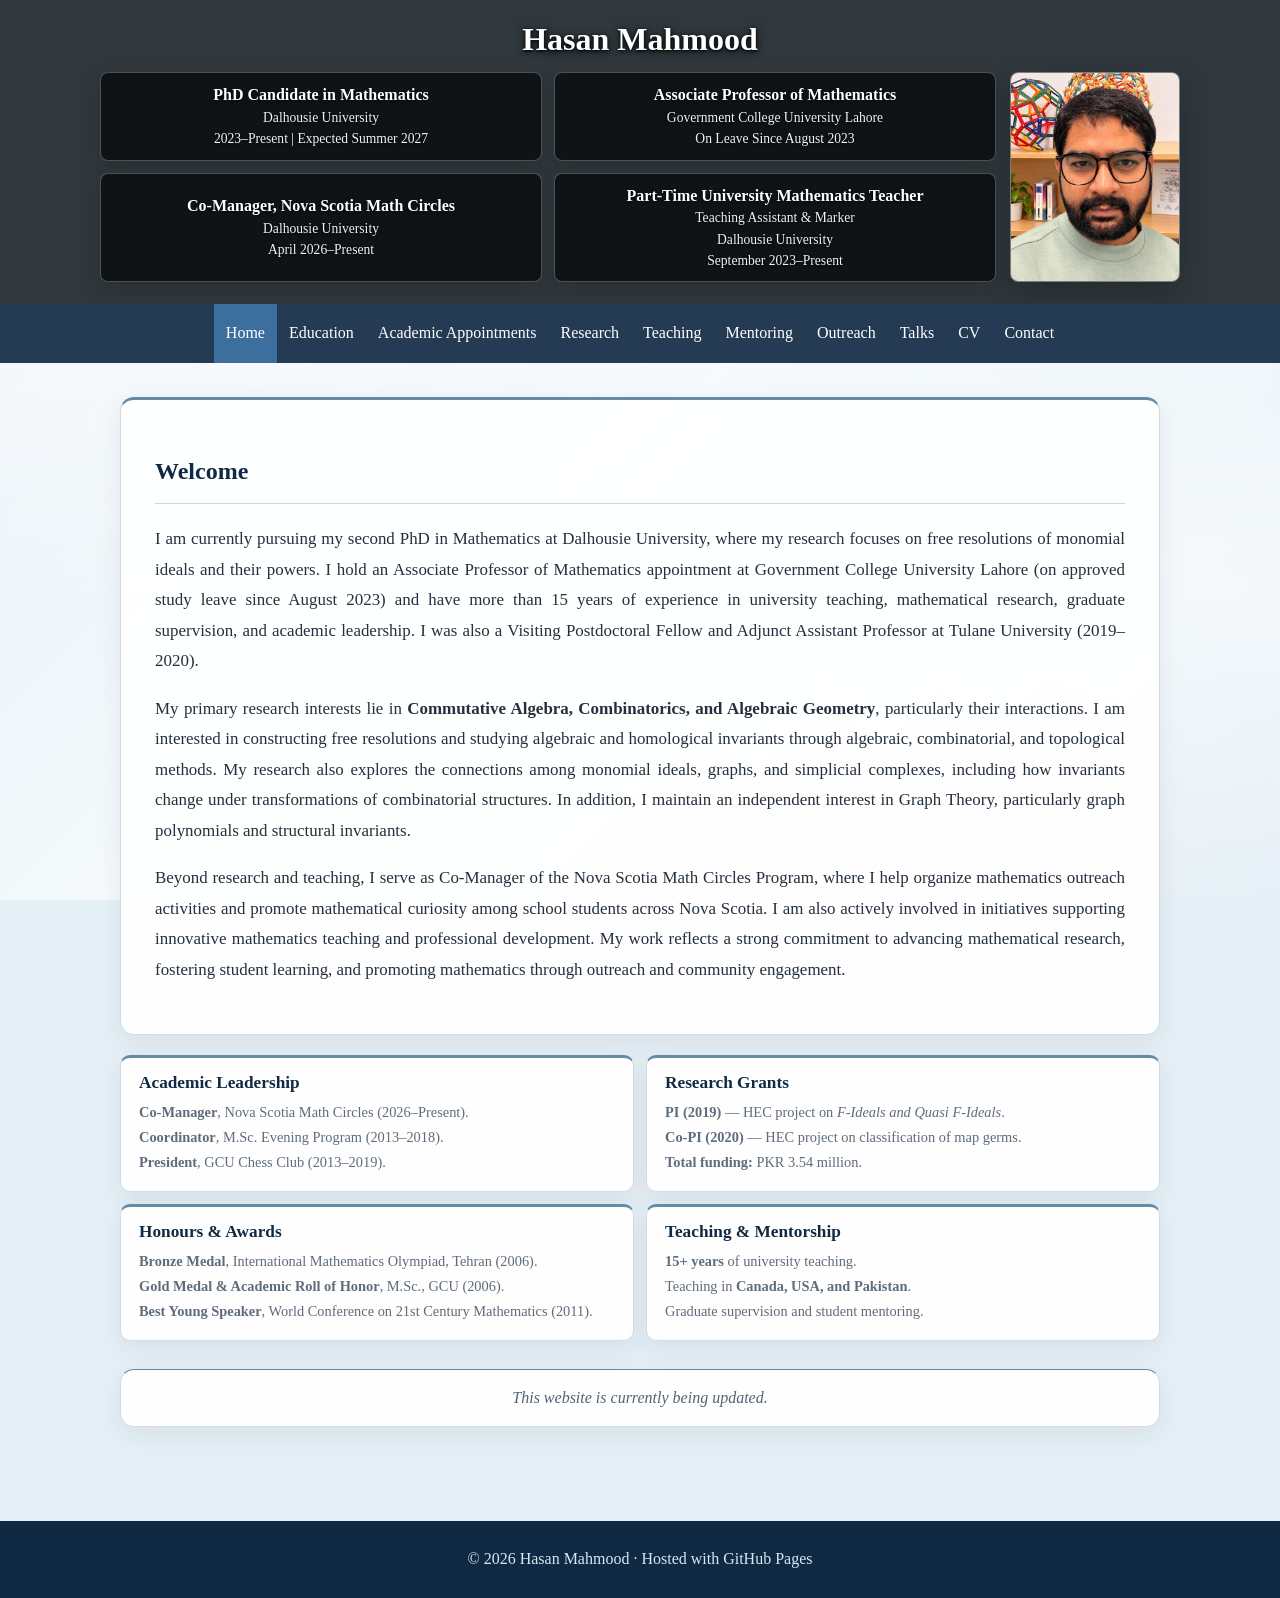
<file: index.html>
<!DOCTYPE html>
<html lang="en">
<head>
<meta charset="UTF-8">
<meta name="viewport" content="width=device-width, initial-scale=1">
<title>Home | Hasan Mahmood</title>
<style>
:root { --navy:#102a43; --navy-light:#243b53; --blue:#3d6f9e; --bg:#f7f9fc; --white:#fff; --text:#24303d; --muted:#5f6c7b; --border:#d9e2ec; --shadow:0 10px 30px rgba(16,42,67,.08); }
* { box-sizing:border-box; }
body { margin:0; font-family:Georgia,"Times New Roman",serif; color:var(--text); background:var(--bg); line-height:1.65; }
a { color:var(--blue); }
/* Compact, four-cell academic banner */
.top-banner { background:linear-gradient(120deg,var(--navy),var(--blue)); color:white; text-align:center; padding:20px 20px 22px; }
.top-banner h1 { font-size:2rem; line-height:1.2; margin:0 0 14px; }
.academic-roles { display:grid; grid-template-columns:repeat(2,minmax(0,1fr)); gap:12px; width:100%; max-width:950px; margin:0 auto; }
.academic-role { background:#244a70; min-width:0; border:1px solid rgba(255,255,255,.25); border-radius:8px; padding:11px 14px; display:flex; flex-direction:column; align-items:center; justify-content:center; transition:transform .2s ease,box-shadow .2s ease; }
.academic-role:hover { transform:translateY(-2px); box-shadow:0 5px 14px rgba(0,0,0,.16); }
.academic-role strong { color:white; font-size:1rem; line-height:1.35; }
.academic-role p { color:#f0f3f7; font-size:.85rem; line-height:1.35; margin:3px 0 0; }
nav { position:sticky; top:0; z-index:1000; background:var(--navy-light); }
.nav-inner { max-width:1180px; margin:auto; display:flex; justify-content:center; flex-wrap:wrap; }
nav a { color:white; text-decoration:none; padding:16px 18px; }
nav a:hover, nav a.active { background:var(--blue); }
main { max-width:1080px; margin:34px auto; padding:0 20px 60px; }
.hero,.card { background:white; border-radius:14px; padding:32px 34px; box-shadow:var(--shadow); }
.hero { display:block; }
.hero p,.intro { font-size:1.06rem; line-height:1.8; text-align:justify; }
.profile-photo { width:100%; aspect-ratio:4/5; object-fit:cover; object-position:center 34%; border-radius:14px; border:1px solid var(--border); }
h2 { color:var(--navy); }
.card { margin-top:28px; }
.section-title { padding-bottom:9px; border-bottom:2px solid var(--border); }
.highlights { display:grid; grid-template-columns:repeat(2,minmax(0,1fr)); gap:12px; margin-top:20px; }
.highlight { background:white; border-top:4px solid var(--blue); border-radius:10px; padding:14px 18px; box-shadow:var(--shadow); }
.highlight h3 { color:var(--navy); font-size:1.08rem; margin:0 0 7px; line-height:1.3; }
.highlight p { color:var(--muted); font-size:.9rem; line-height:1.4; margin:5px 0; }
ul.clean { padding-left:22px; }
.institution h3 { color:var(--navy); margin-bottom:3px; }
.institution-note { color:var(--muted); font-style:italic; margin-top:0; }
.course-list { list-style:none; padding:0; }
.course-list li { display:grid; grid-template-columns:1fr 190px; gap:20px; padding:12px 0; border-bottom:1px solid var(--border); }
.course-title { font-weight:bold; }
.course-term { text-align:right; color:var(--muted); }
.grouped { display:grid; grid-template-columns:1fr 1fr; gap:24px; }
footer { background:var(--navy); color:#d9e7f3; text-align:center; padding:25px 20px; }
@media (max-width:800px) { .hero { grid-template-columns:1fr; } .profile-photo { grid-row:1; max-width:270px; margin:auto; } .highlights,.grouped { grid-template-columns:1fr; } .course-list li { grid-template-columns:1fr; } .course-term { text-align:left; } }
@media (max-width:650px) { .academic-roles { grid-template-columns:1fr; } .top-banner { padding:16px 14px 18px; } .top-banner h1 { font-size:1.8rem; } .academic-role { padding:10px 12px; } .hero,.card { padding:22px; } nav a { padding:11px 12px; } }
/* Portrait alongside the four academic appointments */
.banner-layout { display:grid; grid-template-columns:minmax(0,1fr) 170px; gap:14px; max-width:1080px; margin:0 auto; align-items:stretch; }
.banner-photo { position:relative; min-height:0; }
.banner-photo .profile-photo { position:absolute; inset:0; width:100%; height:100%; max-width:none; margin:0; aspect-ratio:auto; border-radius:8px; border:1px solid rgba(255,255,255,.35); object-fit:cover; }
@media (max-width:800px) { .banner-layout { grid-template-columns:minmax(0,1fr) 140px; } }
@media (max-width:650px) { .banner-layout { grid-template-columns:1fr; } .banner-photo { width:150px; height:180px; margin:0 auto; grid-row:1; } }
</style>
<link rel="stylesheet" href="style.css?v=8">
</head>
<body>
<div id="site-header"></div>
<script src="header.js?v=5"></script>
<main>
<section class="hero"><div>
<h2>Welcome</h2>
<p>I am currently pursuing my second PhD in Mathematics at Dalhousie University, where my research focuses on free resolutions of monomial ideals and their powers. I hold an Associate Professor of Mathematics appointment at Government College University Lahore (on approved study leave since August 2023) and have more than 15 years of experience in university teaching, mathematical research, graduate supervision, and academic leadership. I was also a Visiting Postdoctoral Fellow and Adjunct Assistant Professor at Tulane University (2019–2020).</p>
<p>My primary research interests lie in <strong>Commutative Algebra, Combinatorics, and Algebraic Geometry</strong>, particularly their interactions. I am interested in constructing free resolutions and studying algebraic and homological invariants through algebraic, combinatorial, and topological methods. My research also explores the connections among monomial ideals, graphs, and simplicial complexes, including how invariants change under transformations of combinatorial structures. In addition, I maintain an independent interest in Graph Theory, particularly graph polynomials and structural invariants.</p>
<p>Beyond research and teaching, I serve as Co-Manager of the Nova Scotia Math Circles Program, where I help organize mathematics outreach activities and promote mathematical curiosity among school students across Nova Scotia. I am also actively involved in initiatives supporting innovative mathematics teaching and professional development. My work reflects a strong commitment to advancing mathematical research, fostering student learning, and promoting mathematics through outreach and community engagement.</p>

</div></section>
<section class="highlights" aria-label="Academic career highlights">
  <div class="highlight">
    <h3>Academic Leadership</h3>
    <p><strong>Co-Manager</strong>, Nova Scotia Math Circles (2026–Present).</p>
    <p><strong>Coordinator</strong>, M.Sc. Evening Program (2013–2018).</p>
    <p><strong>President</strong>, GCU Chess Club (2013–2019).</p>
  </div>
  <div class="highlight">
    <h3>Research Grants</h3>
    <p><strong>PI (2019)</strong> — HEC project on <em>F-Ideals and Quasi F-Ideals</em>.</p>
    <p><strong>Co-PI (2020)</strong> — HEC project on classification of map germs.</p>
    <p><strong>Total funding:</strong> PKR 3.54 million.</p>
  </div>
  <div class="highlight">
    <h3>Honours &amp; Awards</h3>
    <p><strong>Bronze Medal</strong>, International Mathematics Olympiad, Tehran (2006).</p>
    <p><strong>Gold Medal &amp; Academic Roll of Honor</strong>, M.Sc., GCU (2006).</p>
    <p><strong>Best Young Speaker</strong>, World Conference on 21st Century Mathematics (2011).</p>
  </div>
  <div class="highlight">
    <h3>Teaching &amp; Mentorship</h3>
    <p><strong>15+ years</strong> of university teaching.</p>
    <p>Teaching in <strong>Canada, USA, and Pakistan</strong>.</p>
    <p>Graduate supervision and student mentoring.</p>
  </div>
</section>
<section class="card update-note"><p>This website is currently being updated.</p></section>
</main>
<footer>© 2026 Hasan Mahmood · Hosted with GitHub Pages</footer>
</body>
</html>
</file>
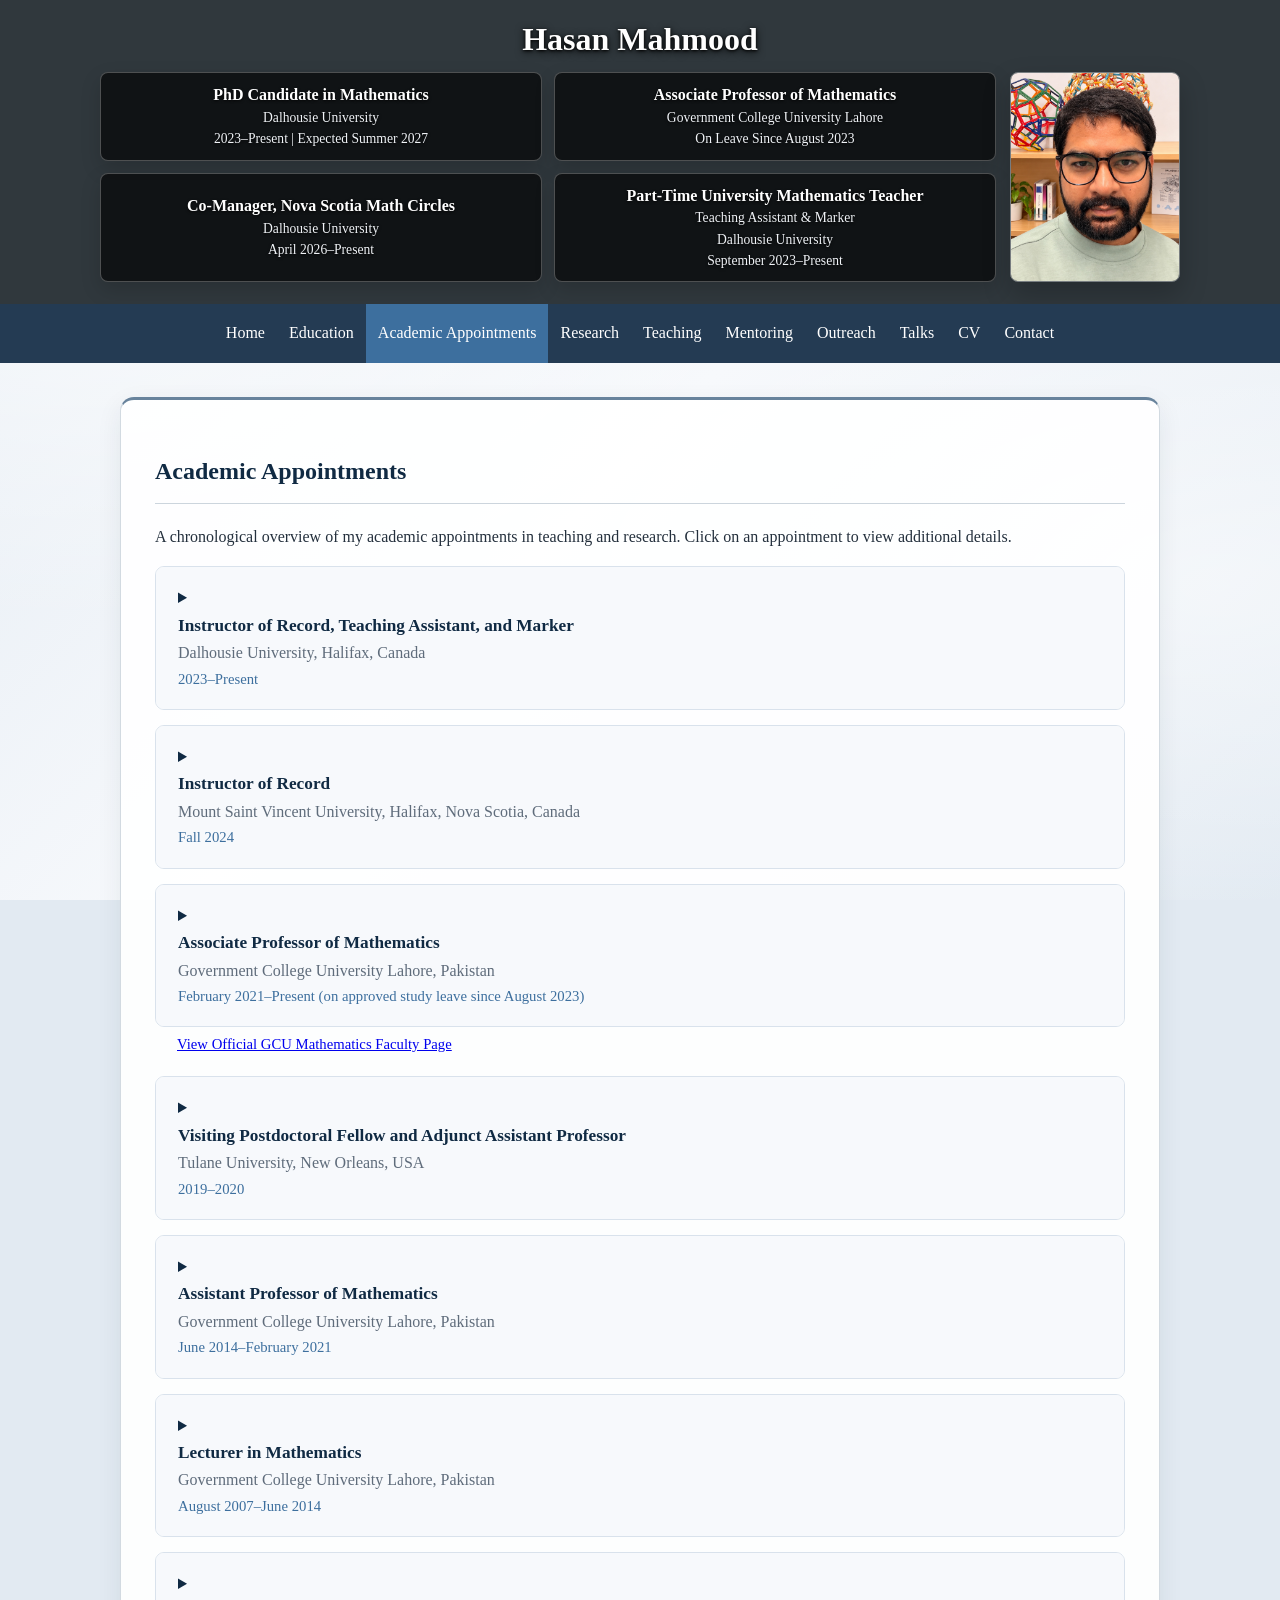
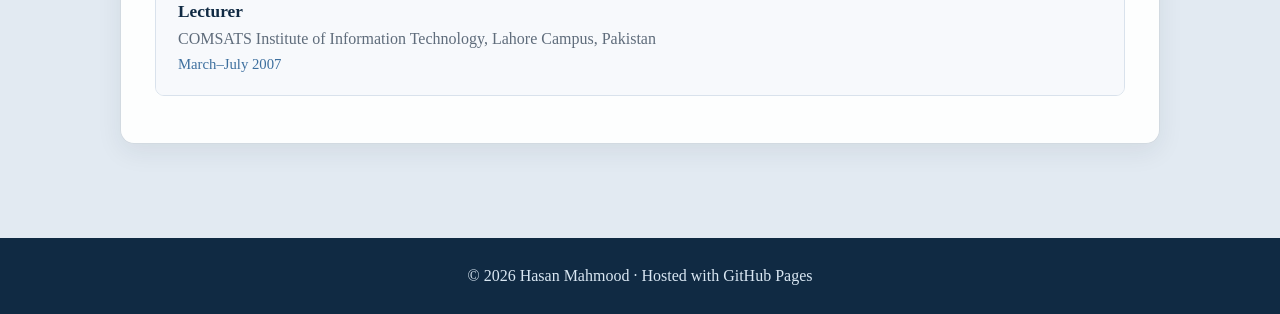
<file: appointments.html>
<!DOCTYPE html>
<html lang="en">
<head>
<meta charset="UTF-8">
<meta name="viewport" content="width=device-width, initial-scale=1">
<title>Academic Appointments | Hasan Mahmood</title>

<style>
:root {
  --navy: #102a43;
  --navy-light: #243b53;
  --blue: #3d6f9e;
  --bg: #f7f9fc;
  --text: #24303d;
  --muted: #5f6c7b;
  --border: #d9e2ec;
}

* { box-sizing: border-box; }

body {
  margin: 0;
  font-family: Georgia, "Times New Roman", serif;
  color: var(--text);
  background: var(--bg);
  line-height: 1.65;
}

.top-banner {
  background: linear-gradient(120deg, var(--navy), var(--blue));
  color: white;
  text-align: center;
  padding: 45px 20px 38px;
}

.top-banner h1 {
  font-size: 2.5rem;
  margin: 0 0 10px;
}

.top-banner p { margin: 4px; }
.affiliation { color: #d9e7f3; }

nav {
  position: sticky;
  top: 0;
  z-index: 1000;
  background: var(--navy-light);
}

.nav-inner {
  max-width: 1180px;
  margin: auto;
  display: flex;
  justify-content: center;
  flex-wrap: wrap;
}

nav a {
  color: white;
  text-decoration: none;
  padding: 16px 14px;
}

nav a:hover, nav a.active {
  background: var(--blue);
}

main {
  max-width: 1080px;
  margin: 34px auto;
  padding: 0 20px 60px;
}

.card {
  background: white;
  border-radius: 14px;
  padding: 32px 34px;
  box-shadow: 0 10px 30px rgba(16,42,67,.08);
}

h2 {
  color: var(--navy);
  border-bottom: 2px solid var(--border);
  padding-bottom: 10px;
}

details {
  border: 1px solid var(--border);
  border-radius: 9px;
  margin: 15px 0;
  overflow: hidden;
}

summary {
  padding: 18px 22px;
  cursor: pointer;
  background: #f7f9fc;
  color: var(--navy);
}

summary:hover {
  background: #eaf1f8;
}

summary strong {
  display: block;
  font-size: 1.08rem;
}

.institution {
  display: block;
  color: var(--muted);
}

.dates {
  display: block;
  color: var(--blue);
  font-size: .92rem;
}

.appointment-description {
  padding: 16px 22px;
  border-top: 1px solid var(--border);
}

.appointment-description p {
  margin: 0;
}

footer {
  background: var(--navy);
  color: #d9e7f3;
  text-align: center;
  padding: 25px 20px;
}

@media(max-width:800px) {
  .card { padding: 22px 18px; }
}
</style>
<link rel="stylesheet" href="style.css?v=8">
</head>

<body>

<div id="site-header"></div>
<script src="header.js?v=5"></script>

<main>
<section class="card">

<h2>Academic Appointments</h2>

<p>
A chronological overview of my academic appointments
in teaching and research.
Click on an appointment to view additional details.
</p>
  
<details>
  <summary>
    <strong>
      Instructor of Record, Teaching Assistant,
      and Marker
    </strong>
    <span class="institution">
      Dalhousie University, Halifax, Canada
    </span>
    <span class="dates">2023–Present</span>
  </summary>

  <div class="appointment-description">

    <p>
      Alongside my doctoral studies, I have gained
      extensive university teaching experience at
      Dalhousie University, including:
    </p>

    <ul>
     
<li>
  <strong>Instructor of Record for seven courses</strong>
  at Dalhousie University, with responsibilities for
  course instruction, assessment, and student learning.
</li>
<li>
  <strong>More than 1,100 hours of Teaching Assistant
  experience</strong>, supporting undergraduate
  mathematics courses.
</li>
<li>
  <strong>More than 350 hours of marking experience</strong>,
  assessing student work and providing feedback.
</li>

    </ul>

    <p>
      These appointments have allowed me to teach
      and support students across a broad range of
      mathematical subjects while continuing my
      doctoral research.
    </p>

  </div>
</details>


<details>
  <summary>
    <strong>Instructor of Record</strong>
    <span class="institution">
      Mount Saint Vincent University,
      Halifax, Nova Scotia, Canada
    </span>
    <span class="dates">Fall 2024</span>
  </summary>

  <div class="appointment-description">
    <p>
      Served as Instructor of Record for
      MATH 1102, with responsibility for
      course instruction, assessment,
      and student learning.
    </p>
  </div>
</details>



<div>
  <details>
    <summary>
      <strong>Associate Professor of Mathematics</strong>
      <span class="institution">
        Government College University Lahore, Pakistan
      </span>
      <span class="dates">February 2021–Present (on approved study leave since August 2023)</span>
    </summary>

    <div class="appointment-description">
      <p>
        Promoted to Associate Professor of Mathematics (Tenure Track) on February 16, 2021. Responsibilities included undergraduate and graduate teaching, curriculum development, student assessment, research supervision, peer-reviewed research, and departmental and university service. Since August 2023, I have been on authorized unpaid study leave to pursue doctoral studies at Dalhousie University, while retaining my substantive appointment at GCU Lahore.
      </p>
    </div>
  </details>

  <p style="margin:-10px 0 20px 22px; font-size:0.92rem;">
    <a href="https://gcu.edu.pk/mathematics.php?pg=faculty"
       target="_blank"
       rel="noopener noreferrer">
      View Official GCU Mathematics Faculty Page
    </a>
  </p>
</div>


<details>
  <summary>
    <strong>
      Visiting Postdoctoral Fellow and
      Adjunct Assistant Professor
    </strong>
    <span class="institution">
      Tulane University, New Orleans, USA
    </span>
    <span class="dates">2019–2020</span>
  </summary>
  <div class="appointment-description">
    <p>
      Postdoctoral research, academic collaboration,
      and university-level teaching.
    </p>
  </div>
</details>

<details>
  <summary>
    <strong>Assistant Professor of Mathematics</strong>
    <span class="institution">
      Government College University Lahore, Pakistan
    </span>
    <span class="dates">June 2014–February 2021</span>
  </summary>
  <div class="appointment-description">
    <p>
      Taught undergraduate and graduate mathematics, developed course materials and curricula, conducted examinations, supervised research, and contributed to departmental and university committees. From August 2019 to August 2020, I was on authorized paid academic leave for a visiting postdoctoral appointment at Tulane University, where I conducted collaborative research and taught Calculus and Abstract Algebra.
    </p>
  </div>
</details>

<details>
  <summary>
    <strong>Lecturer in Mathematics</strong>
    <span class="institution">
      Government College University Lahore, Pakistan
    </span>
    <span class="dates">August 2007–June 2014</span>
  </summary>
  <div class="appointment-description">
    <p>
      Taught Grade 11 and 12 mathematics, university-wide Elementary Mathematics, and undergraduate mathematics courses. Responsibilities included course preparation, examinations, student assessment, and departmental academic activities. From October 2007 to May 2012, I was on authorized paid study leave to pursue my first PhD at the Abdus Salam School of Mathematical Sciences, GCU Lahore. I resumed teaching upon completion and was promoted to Assistant Professor in June 2014.
    </p>
  </div>
</details>

<details>
  <summary>
    <strong>Lecturer</strong>
    <span class="institution">
      COMSATS Institute of Information Technology,
      Lahore Campus, Pakistan
    </span>
    <span class="dates">March–July 2007</span>
  </summary>
  <div class="appointment-description">
    <p>
      University-level teaching and related
      academic responsibilities.
    </p>
  </div>
</details>

</section>
</main>

<footer>
  © 2026 Hasan Mahmood · Hosted with GitHub Pages
</footer>

</body>
</html>
</file>
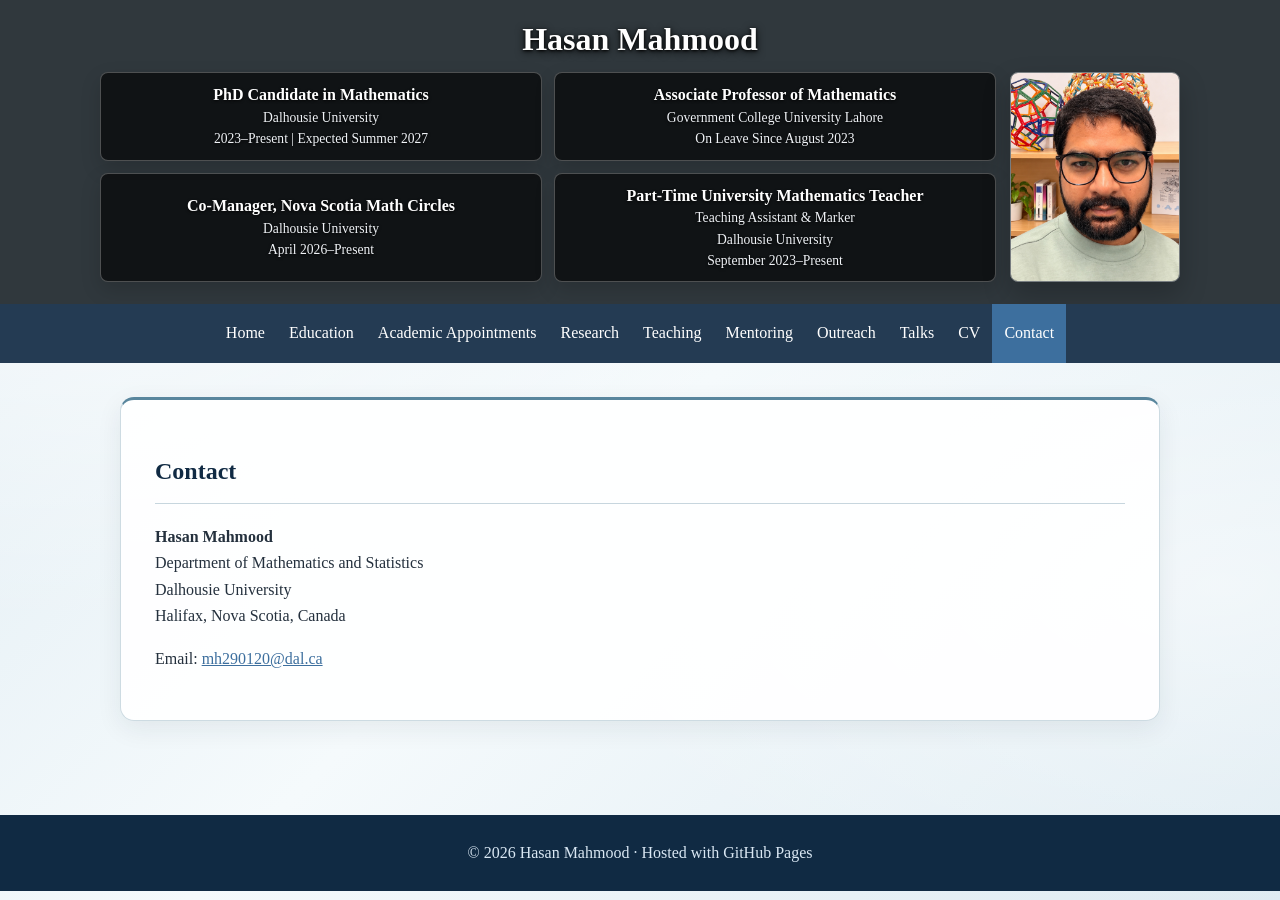
<file: contact.html>
<!DOCTYPE html><html lang="en"><head><meta charset="UTF-8"><meta name="viewport" content="width=device-width,initial-scale=1"><title>Contact | Hasan Mahmood</title><style>
:root{--navy:#102a43;--navy-light:#243b53;--blue:#3d6f9e;--bg:#f7f9fc;--white:#fff;--text:#24303d;--muted:#5f6c7b;--border:#d9e2ec;--shadow:0 10px 30px rgba(16,42,67,.08)}
*{box-sizing:border-box}body{margin:0;font-family:Georgia,"Times New Roman",serif;color:var(--text);background:var(--bg);line-height:1.65}a{color:var(--blue)}
.top-banner{background:linear-gradient(120deg,var(--navy),var(--blue));color:white;text-align:center;padding:45px 20px 38px}.top-banner h1{font-size:2.5rem;margin:0 0 10px}.top-banner p{margin:4px}.affiliation{color:#d9e7f3}
nav{position:sticky;top:0;z-index:1000;background:var(--navy-light)}.nav-inner{max-width:1180px;margin:auto;display:flex;justify-content:center;flex-wrap:wrap}nav a{color:white;text-decoration:none;padding:16px 18px}nav a:hover,nav a.active{background:var(--blue)}
main{max-width:1080px;margin:34px auto;padding:0 20px 60px}.hero,.card{background:white;border-radius:14px;padding:32px 34px;box-shadow:var(--shadow)}.hero{display:grid;grid-template-columns:1fr 270px;gap:38px;align-items:center}.hero p,.intro{font-size:1.06rem;line-height:1.8;text-align:justify}.profile-photo{width:100%;aspect-ratio:4/5;object-fit:cover;object-position:center 34%;border-radius:14px;border:1px solid var(--border)}
h2{color:var(--navy)}.card{margin-top:28px}.section-title{padding-bottom:9px;border-bottom:2px solid var(--border)}.button{display:inline-block;background:var(--navy);color:white;text-decoration:none;padding:10px 17px;border-radius:7px;margin:4px}.button:hover{background:var(--blue)}
.highlights{display:grid;grid-template-columns:repeat(4,1fr);gap:18px;margin-top:28px}.highlight{background:white;border-top:5px solid var(--blue);border-radius:10px;padding:23px;box-shadow:var(--shadow)}.highlight h3{color:var(--navy);margin-top:0}.highlight p{color:var(--muted)}
ul.clean{padding-left:22px}.institution h3{color:var(--navy);margin-bottom:3px}.institution-note{color:var(--muted);font-style:italic;margin-top:0}.course-list{list-style:none;padding:0}.course-list li{display:grid;grid-template-columns:1fr 190px;gap:20px;padding:12px 0;border-bottom:1px solid var(--border)}.course-title{font-weight:bold}.course-term{text-align:right;color:var(--muted)}.grouped{display:grid;grid-template-columns:1fr 1fr;gap:24px}
footer{background:var(--navy);color:#d9e7f3;text-align:center;padding:25px 20px}@media(max-width:800px){.hero{grid-template-columns:1fr}.profile-photo{grid-row:1;max-width:270px;margin:auto}.highlights,.grouped{grid-template-columns:1fr}.course-list li{grid-template-columns:1fr}.course-term{text-align:left}}
</style><link rel="stylesheet" href="style.css?v=8">
</head><body>
<div id="site-header"></div>
<script src="header.js?v=5"></script><main><section class="card"><h2>Contact</h2><p><strong>Hasan Mahmood</strong><br>Department of Mathematics and Statistics<br>Dalhousie University<br>Halifax, Nova Scotia, Canada</p><p>Email: <a href="mailto:mh290120@dal.ca">mh290120@dal.ca</a></p></section></main><footer>© 2026 Hasan Mahmood · Hosted with GitHub Pages</footer></body></html>
</file>
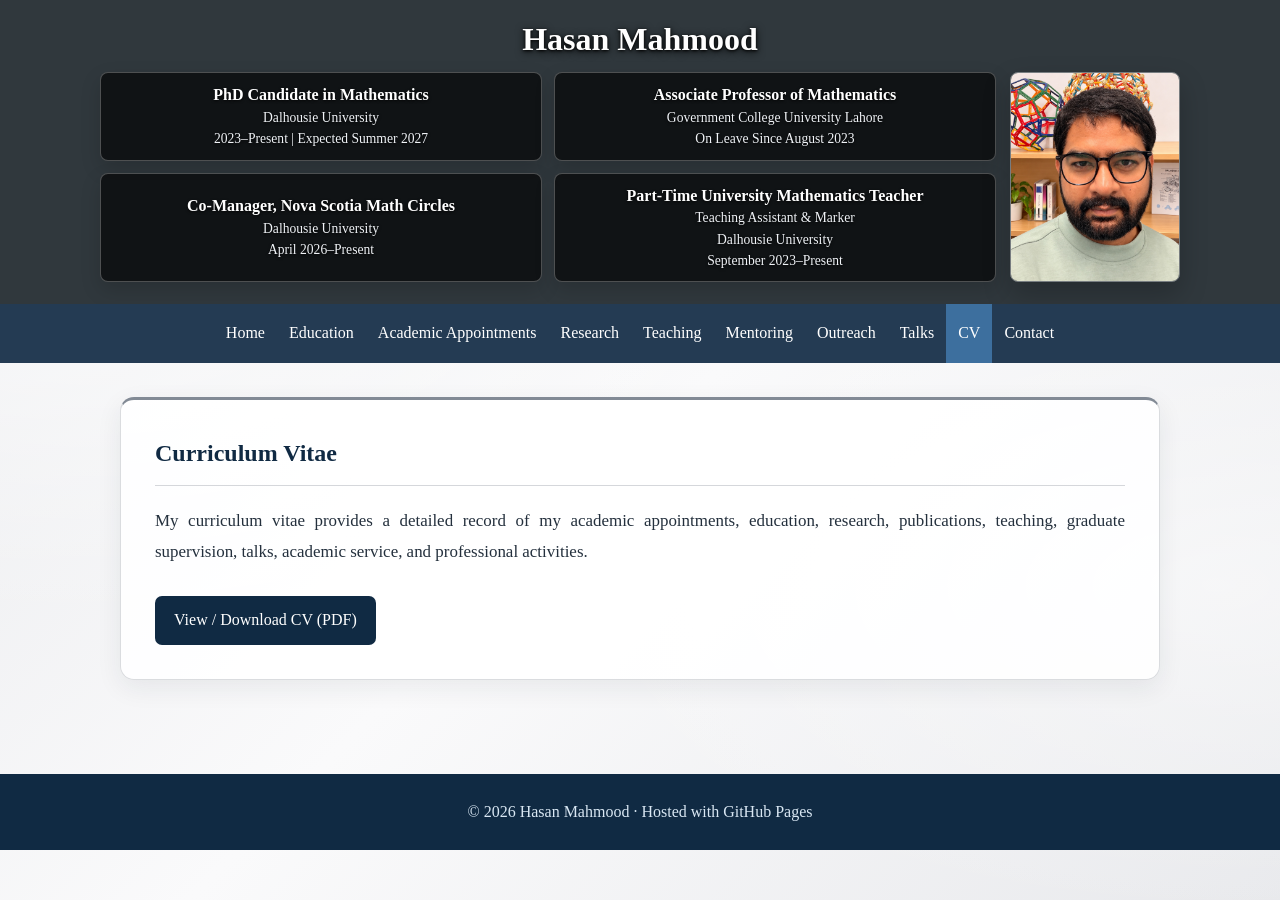
<file: cv.html>
<!DOCTYPE html>
<html lang="en">
<head>
  <meta charset="UTF-8">
  <meta name="viewport" content="width=device-width, initial-scale=1.0">
  <title>CV | Hasan Mahmood</title>
  <style>
    :root{--navy:#102a43;--navy-light:#243b53;--blue:#3d6f9e;--bg:#f7f9fc;--white:#fff;--text:#24303d;--border:#d9e2ec;--shadow:0 10px 30px rgba(16,42,67,.08)}
    *{box-sizing:border-box}
    body{margin:0;font-family:Georgia,"Times New Roman",serif;color:var(--text);background:var(--bg);line-height:1.65}
    a{color:var(--blue)}
    .top-banner{background:linear-gradient(120deg,var(--navy),var(--blue));color:white;text-align:center;padding:45px 20px 38px}
    .top-banner h1{font-size:2.5rem;margin:0 0 10px}
    .top-banner p{margin:4px}
    .affiliation{color:#d9e7f3}
    nav{position:sticky;top:0;z-index:1000;background:var(--navy-light)}
    .nav-inner{max-width:1180px;margin:auto;display:flex;justify-content:center;flex-wrap:wrap}
    nav a{color:white;text-decoration:none;padding:16px 18px}
    nav a:hover,nav a.active{background:var(--blue)}
    main{max-width:1080px;margin:34px auto;padding:0 20px 60px}
    .card{background:white;border-radius:14px;padding:34px;box-shadow:var(--shadow)}
    h2{color:var(--navy);margin-top:0}
    .intro{font-size:1.06rem;line-height:1.8;text-align:justify}
    .button{display:inline-block;background:var(--navy);color:white;text-decoration:none;padding:11px 19px;border-radius:7px;margin-top:12px}
    .button:hover{background:var(--blue);color:white}
    footer{background:var(--navy);color:#d9e7f3;text-align:center;padding:25px 20px}
    @media(max-width:650px){nav a{padding:12px 10px;font-size:.9rem}.card{padding:23px}}
  </style>
<link rel="stylesheet" href="style.css?v=8">
</head>
<body>
<div id="site-header"></div>
<script src="header.js?v=5"></script>

<main>
  <section class="card">
    <h2>Curriculum Vitae</h2>
    <p class="intro">
      My curriculum vitae provides a detailed record of my academic appointments,
      education, research, publications, teaching, graduate supervision, talks,
      academic service, and professional activities.
    </p>

    <a class="button" href="Hasan%20Mahmood_CV.pdf" target="_blank" rel="noopener">
      View / Download CV (PDF)
    </a>
  </section>
</main>

<footer>© 2026 Hasan Mahmood · Hosted with GitHub Pages</footer>
</body>
</html>
</file>
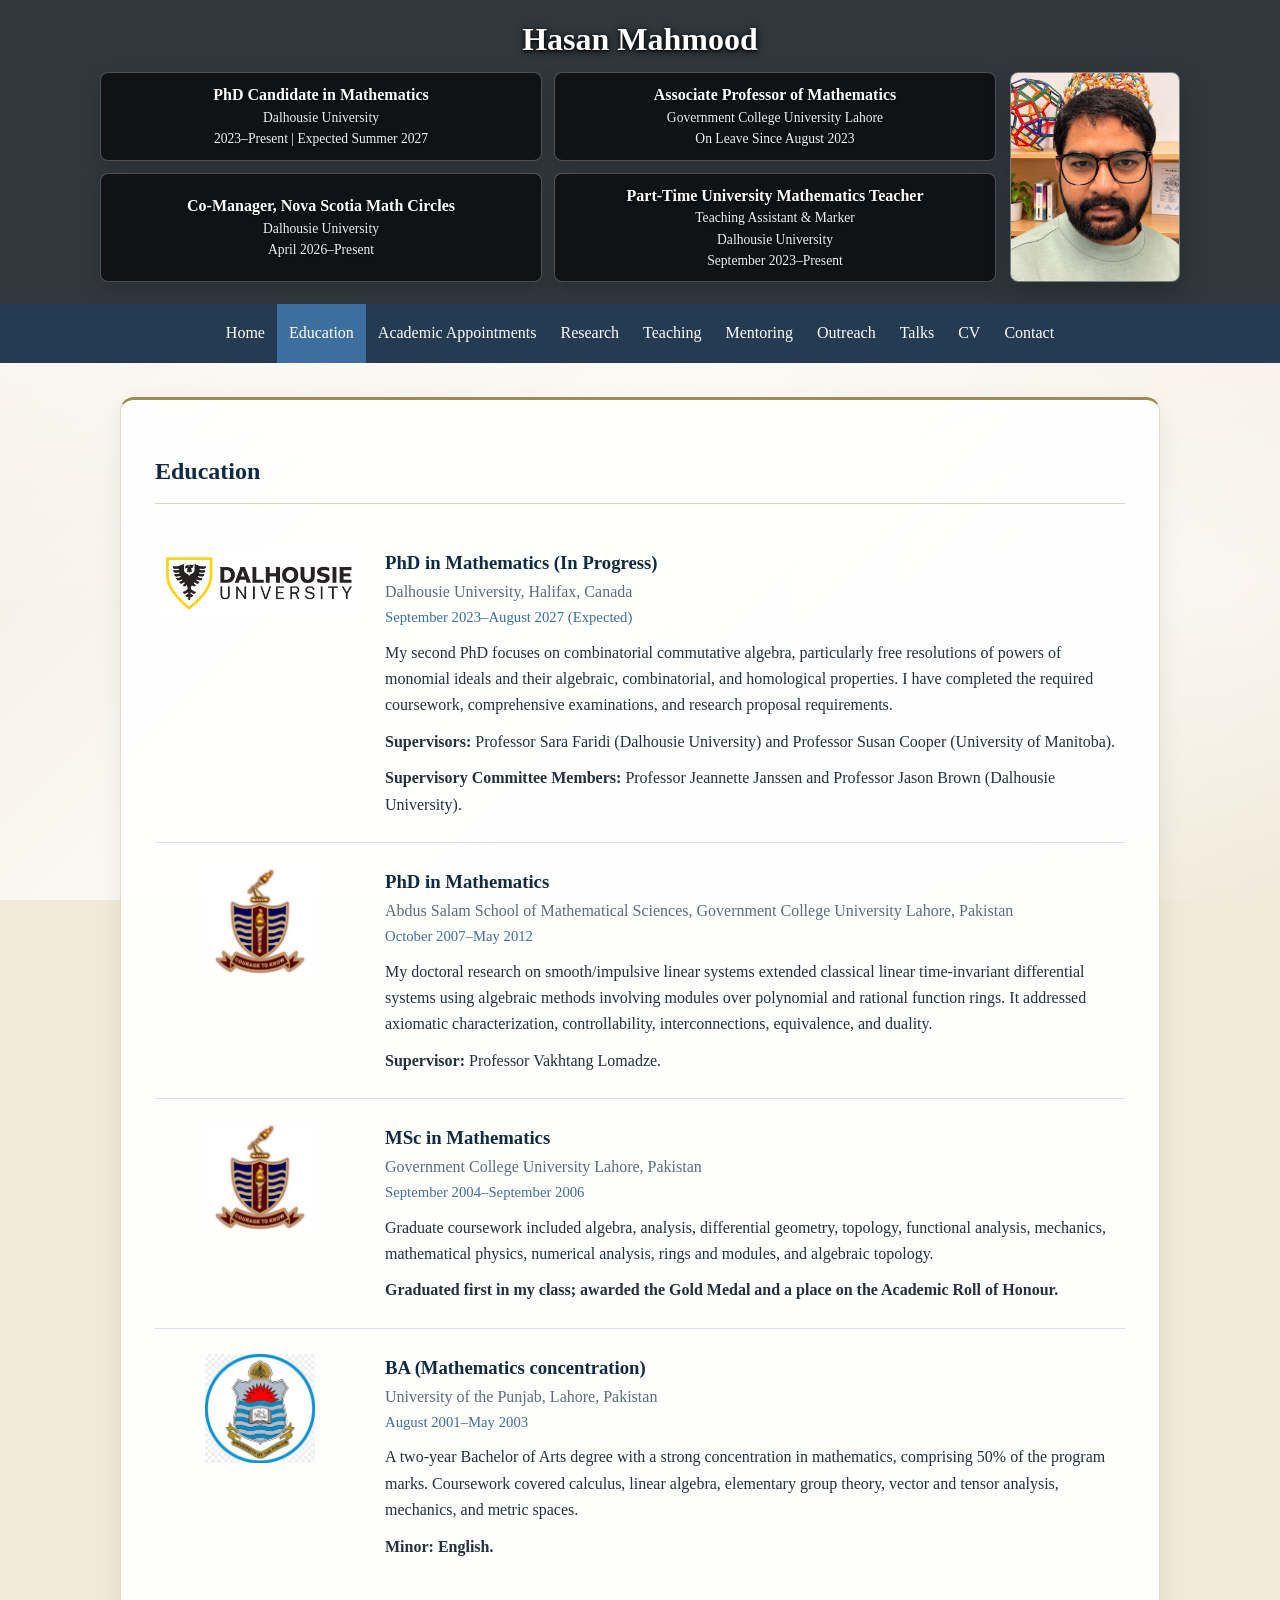
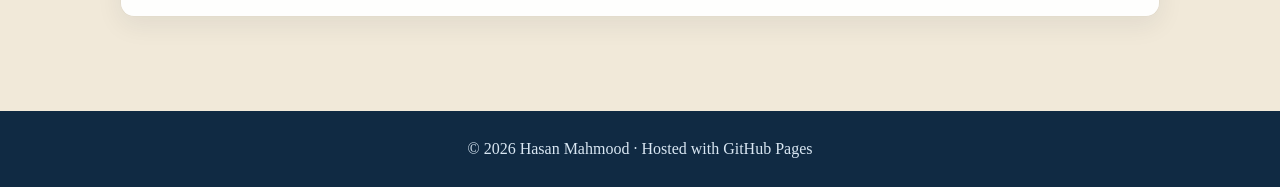
<file: education.html>
<!DOCTYPE html>
<html lang="en">
<head>
<meta charset="UTF-8">
<meta name="viewport" content="width=device-width, initial-scale=1">
<title>Education | Hasan Mahmood</title>

<style>
:root {
  --navy: #102a43;
  --navy-light: #243b53;
  --blue: #3d6f9e;
  --bg: #f7f9fc;
  --text: #24303d;
  --muted: #5f6c7b;
  --border: #d9e2ec;
}

* { box-sizing: border-box; }

body {
  margin: 0;
  font-family: Georgia, "Times New Roman", serif;
  color: var(--text);
  background: var(--bg);
  line-height: 1.65;
}

.top-banner {
  background: linear-gradient(120deg, var(--navy), var(--blue));
  color: white;
  text-align: center;
  padding: 45px 20px 38px;
}

.top-banner h1 {
  font-size: 2.5rem;
  margin: 0 0 10px;
}

.top-banner p { margin: 4px; }
.affiliation { color: #d9e7f3; }

nav {
  position: sticky;
  top: 0;
  z-index: 1000;
  background: var(--navy-light);
}

.nav-inner {
  max-width: 1180px;
  margin: auto;
  display: flex;
  justify-content: center;
  flex-wrap: wrap;
}

nav a {
  color: white;
  text-decoration: none;
  padding: 16px 14px;
}

nav a:hover, nav a.active {
  background: var(--blue);
}

main {
  max-width: 1080px;
  margin: 34px auto;
  padding: 0 20px 60px;
}

.card {
  background: white;
  border-radius: 14px;
  padding: 32px 34px;
  box-shadow: 0 10px 30px rgba(16,42,67,.08);
}

h2 {
  color: var(--navy);
  border-bottom: 2px solid var(--border);
  padding-bottom: 10px;
}

details {
  border: 1px solid var(--border);
  border-radius: 9px;
  margin: 15px 0;
  overflow: hidden;
}

summary {
  padding: 18px 22px;
  cursor: pointer;
  background: #f7f9fc;
  color: var(--navy);
}

summary:hover {
  background: #eaf1f8;
}

summary strong {
  display: block;
  font-size: 1.08rem;
}

.institution {
  display: block;
  color: var(--muted);
}

.dates {
  display: block;
  color: var(--blue);
  font-size: .92rem;
}

.appointment-description {
  padding: 16px 22px;
  border-top: 1px solid var(--border);
}

.appointment-description p {
  margin: 0;
}

footer {
  background: var(--navy);
  color: #d9e7f3;
  text-align: center;
  padding: 25px 20px;
}

@media(max-width:800px) {
  .card { padding: 22px 18px; }
}

.education-entry {display:grid;grid-template-columns:210px minmax(0,1fr);gap:20px;padding:24px 0;border-bottom:1px solid var(--border);}
.education-entry:last-child {border-bottom:0;}
.education-entry img {width:110px;height:110px;object-fit:contain;justify-self:center;}
.education-entry img.dal-logo {width:200px;height:auto;max-width:100%;}
.education-entry h3 {margin:0;color:var(--navy);font-size:1.17rem;}
.education-entry p {margin:10px 0 0;}
@media(max-width:550px){.education-entry{grid-template-columns:1fr;gap:12px;} .education-entry img{justify-self:start;}}
</style>
<link rel="stylesheet" href="style.css?v=8">
</head>

<body>

<div id="site-header"></div>
<script src="header.js?v=5"></script>

<main><section class="card"><h2>Education</h2>
<article class="education-entry"><img class="dal-logo" src="dalhousie-logo.png" alt="Dalhousie University logo"><div><h3>PhD in Mathematics (In Progress)</h3><span class="institution">Dalhousie University, Halifax, Canada</span><span class="dates">September 2023–August 2027 (Expected)</span><p>My second PhD focuses on combinatorial commutative algebra, particularly free resolutions of powers of monomial ideals and their algebraic, combinatorial, and homological properties. I have completed the required coursework, comprehensive examinations, and research proposal requirements.</p><p><strong>Supervisors:</strong> Professor Sara Faridi (Dalhousie University) and Professor Susan Cooper (University of Manitoba).</p><p><strong>Supervisory Committee Members:</strong> Professor Jeannette Janssen and Professor Jason Brown (Dalhousie University).</p></div></article>
<article class="education-entry"><img src="gcu-logo.png" alt="Government College University Lahore logo"><div><h3>PhD in Mathematics</h3><span class="institution">Abdus Salam School of Mathematical Sciences, Government College University Lahore, Pakistan</span><span class="dates">October 2007–May 2012</span><p>My doctoral research on smooth/impulsive linear systems extended classical linear time-invariant differential systems using algebraic methods involving modules over polynomial and rational function rings. It addressed axiomatic characterization, controllability, interconnections, equivalence, and duality.</p><p><strong>Supervisor:</strong> Professor Vakhtang Lomadze.</p></div></article>
<article class="education-entry"><img src="gcu-logo.png" alt="Government College University Lahore logo"><div><h3>MSc in Mathematics</h3><span class="institution">Government College University Lahore, Pakistan</span><span class="dates">September 2004–September 2006</span><p>Graduate coursework included algebra, analysis, differential geometry, topology, functional analysis, mechanics, mathematical physics, numerical analysis, rings and modules, and algebraic topology.</p><p><strong>Graduated first in my class; awarded the Gold Medal and a place on the Academic Roll of Honour.</strong></p></div></article>
<article class="education-entry"><img src="punjab-university-logo.png?v=4" alt="University of the Punjab logo"><div><h3>BA (Mathematics concentration)</h3><span class="institution">University of the Punjab, Lahore, Pakistan</span><span class="dates">August 2001–May 2003</span><p>A two-year Bachelor of Arts degree with a strong concentration in mathematics, comprising 50% of the program marks. Coursework covered calculus, linear algebra, elementary group theory, vector and tensor analysis, mechanics, and metric spaces.</p><p><strong>Minor: English.</strong></p></div></article>
</section></main>
<footer>© 2026 Hasan Mahmood · Hosted with GitHub Pages</footer>
</body></html>
</file>
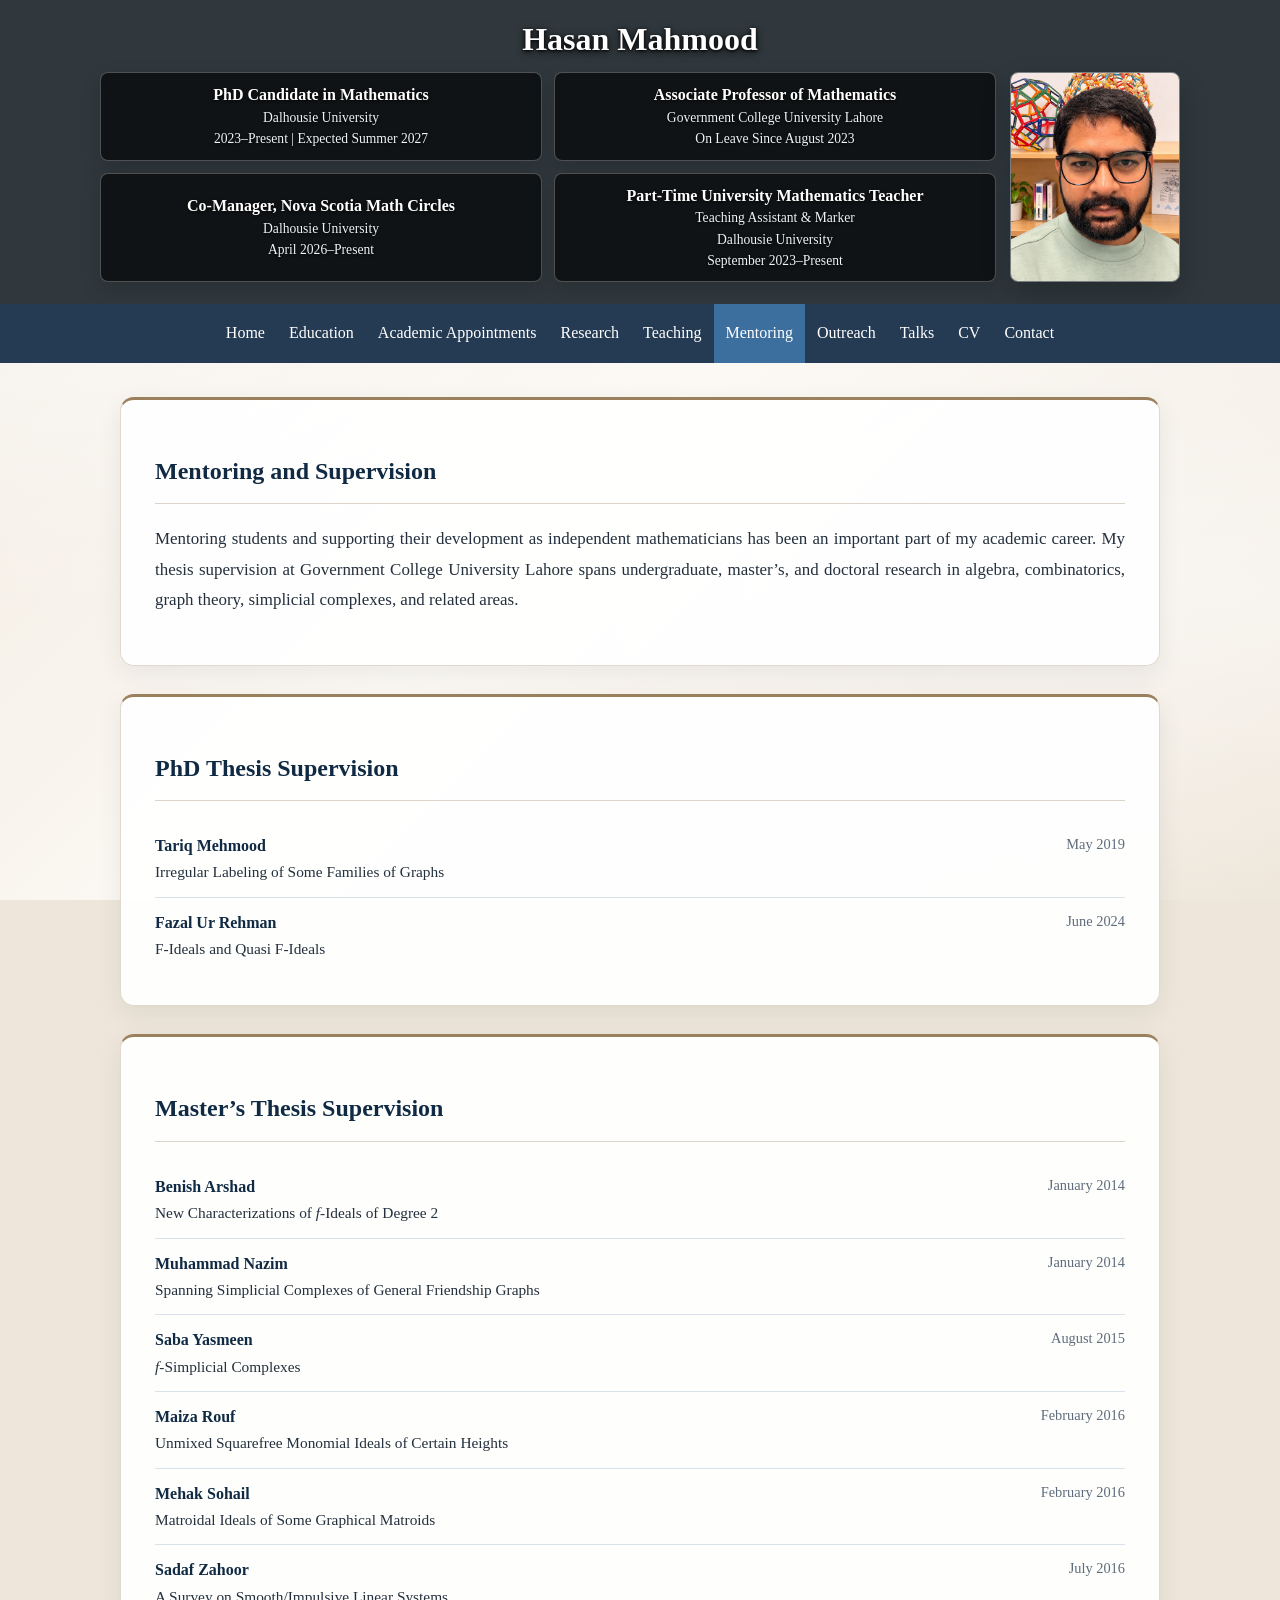
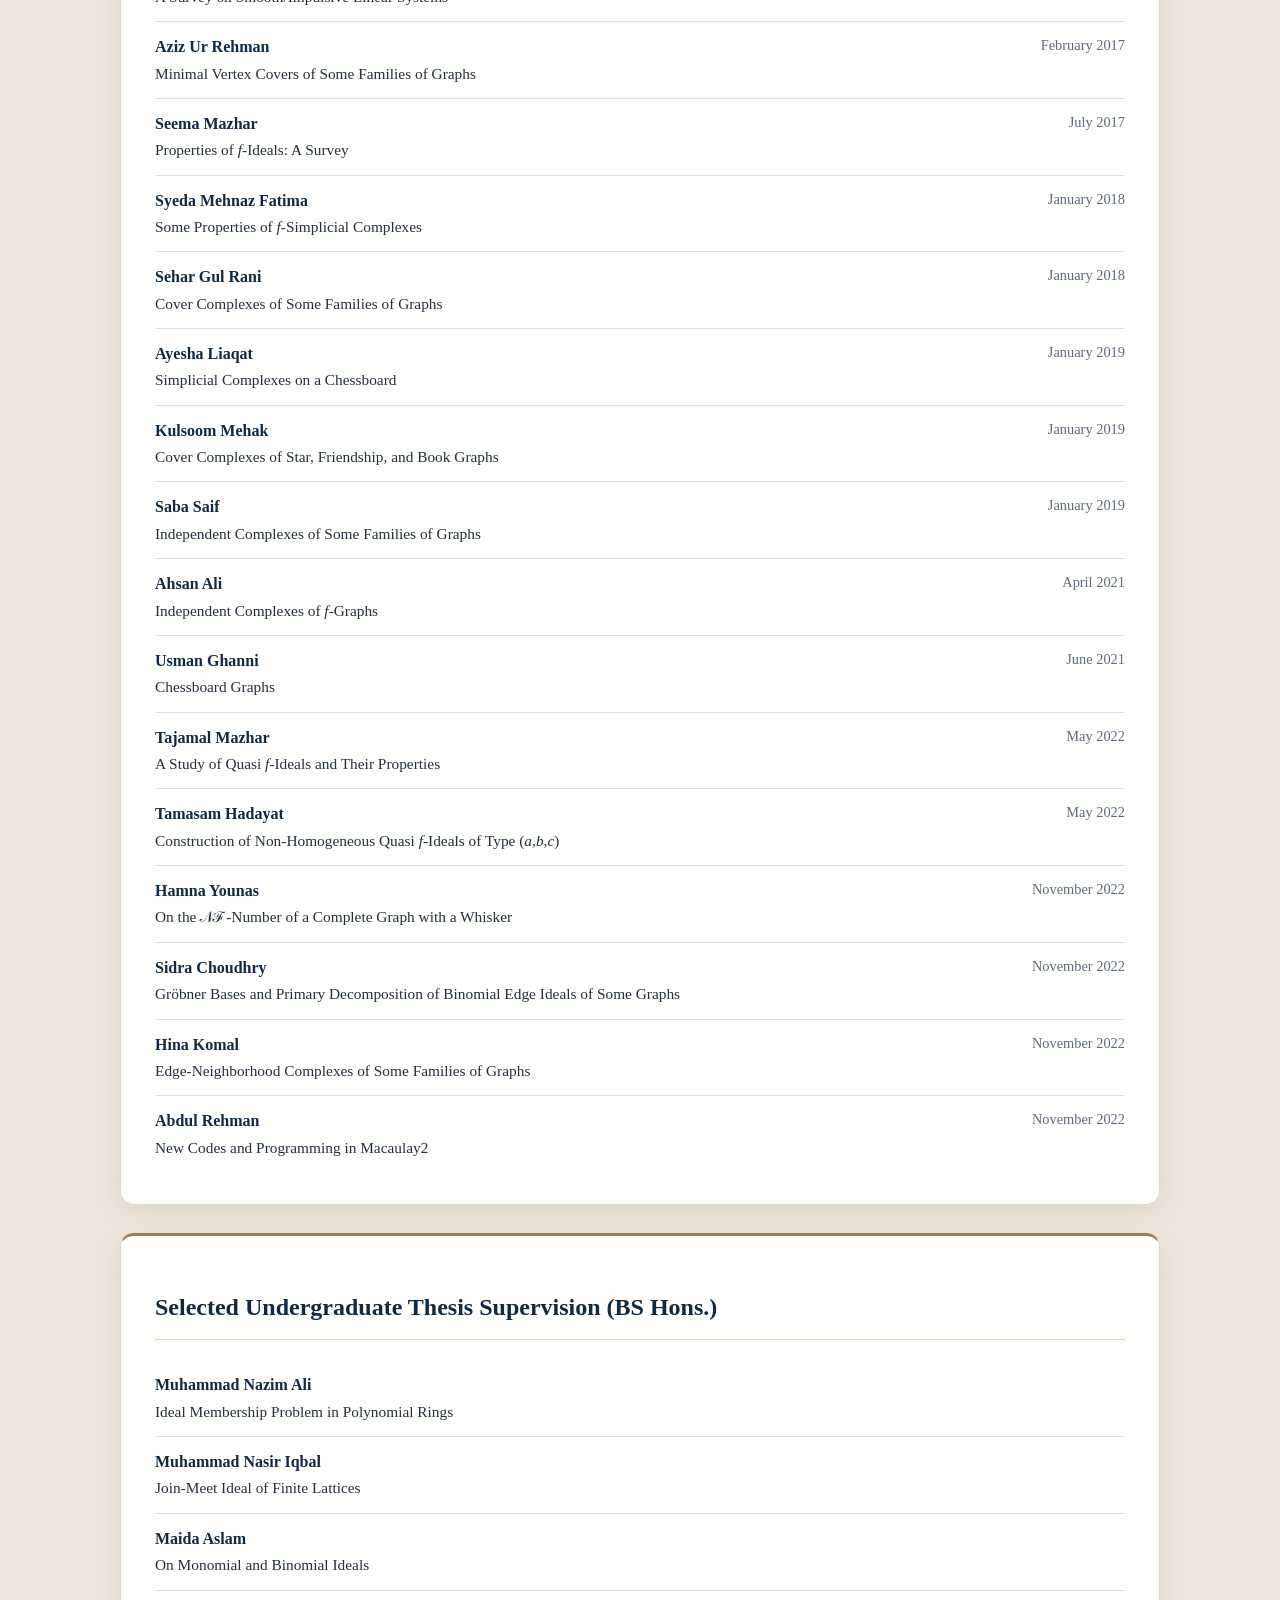
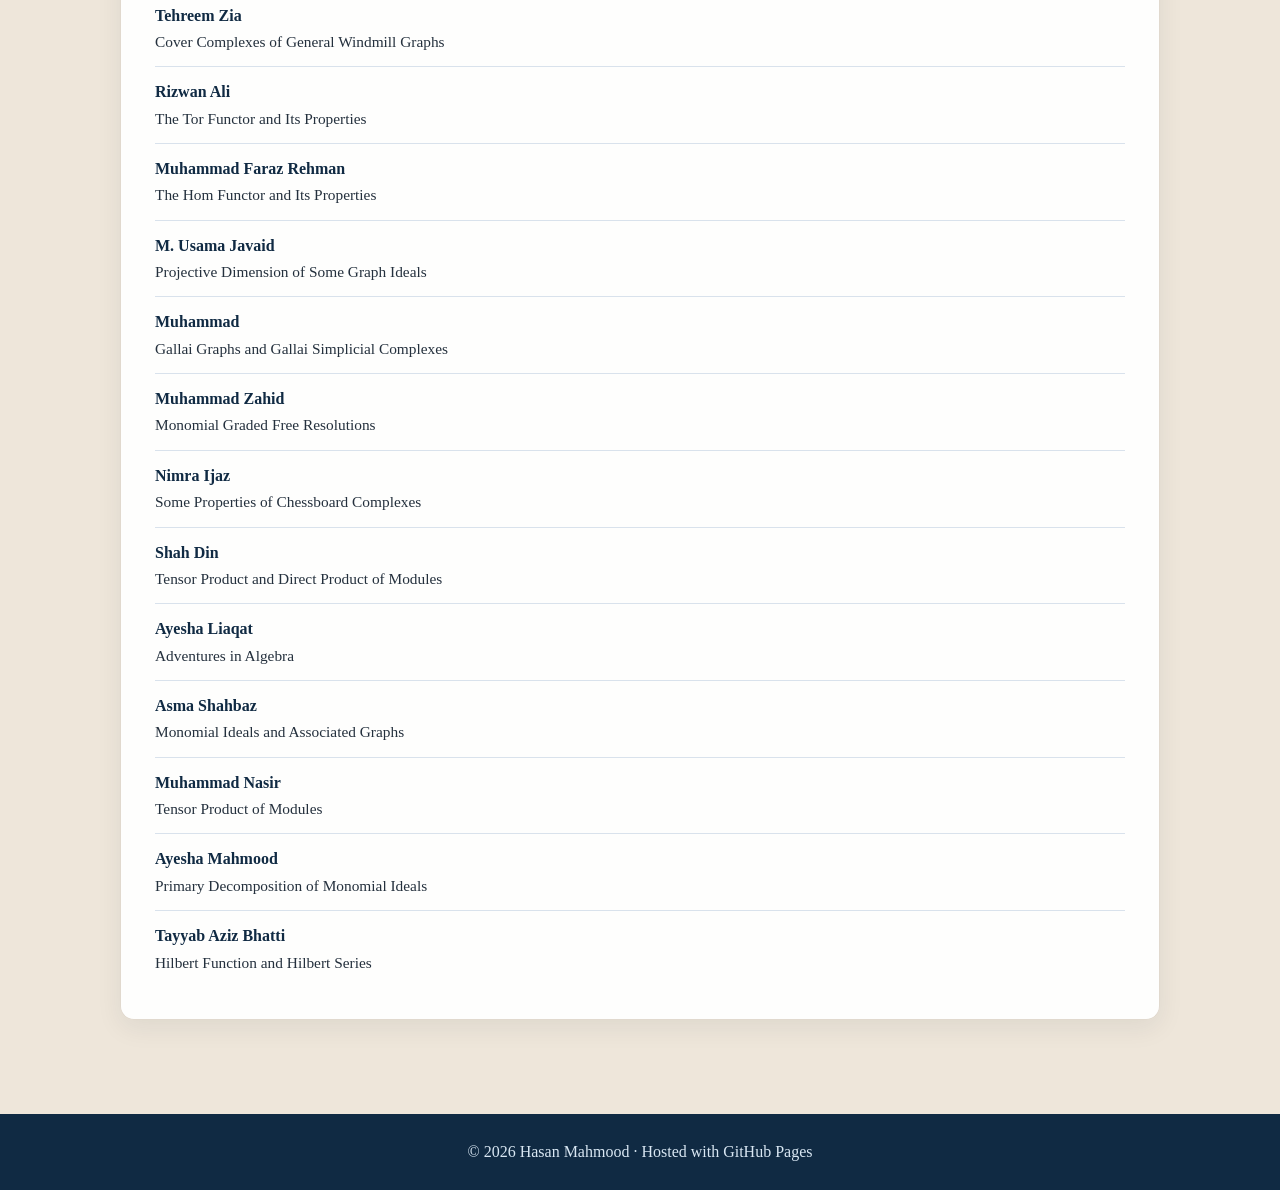
<file: mentoring.html>
<!DOCTYPE html>
<html lang="en"><head><meta charset="utf-8"/><meta content="width=device-width,initial-scale=1" name="viewport"/><title>Mentoring | Hasan Mahmood</title><style>
:root{--navy:#102a43;--navy-light:#243b53;--blue:#3d6f9e;--bg:#f7f9fc;--white:#fff;--text:#24303d;--muted:#5f6c7b;--border:#d9e2ec;--shadow:0 10px 30px rgba(16,42,67,.08)}
*{box-sizing:border-box}body{margin:0;font-family:Georgia,"Times New Roman",serif;color:var(--text);background:var(--bg);line-height:1.65}a{color:var(--blue)}
.top-banner{background:linear-gradient(120deg,var(--navy),var(--blue));color:white;text-align:center;padding:45px 20px 38px}.top-banner h1{font-size:2.5rem;margin:0 0 10px}.top-banner p{margin:4px}.affiliation{color:#d9e7f3}
nav{position:sticky;top:0;z-index:1000;background:var(--navy-light)}.nav-inner{max-width:1180px;margin:auto;display:flex;justify-content:center;flex-wrap:wrap}nav a{color:white;text-decoration:none;padding:16px 18px}nav a:hover,nav a.active{background:var(--blue)}
main{max-width:1080px;margin:34px auto;padding:0 20px 60px}.hero,.card{background:white;border-radius:14px;padding:32px 34px;box-shadow:var(--shadow)}.hero{display:grid;grid-template-columns:1fr 270px;gap:38px;align-items:center}.hero p,.intro{font-size:1.06rem;line-height:1.8;text-align:justify}.profile-photo{width:100%;aspect-ratio:4/5;object-fit:cover;object-position:center 34%;border-radius:14px;border:1px solid var(--border)}
h2{color:var(--navy)}.card{margin-top:28px}.section-title{padding-bottom:9px;border-bottom:2px solid var(--border)}.button{display:inline-block;background:var(--navy);color:white;text-decoration:none;padding:10px 17px;border-radius:7px;margin:4px}.button:hover{background:var(--blue)}
.highlights{display:grid;grid-template-columns:repeat(4,1fr);gap:18px;margin-top:28px}.highlight{background:white;border-top:5px solid var(--blue);border-radius:10px;padding:23px;box-shadow:var(--shadow)}.highlight h3{color:var(--navy);margin-top:0}.highlight p{color:var(--muted)}
ul.clean{padding-left:22px}.institution h3{color:var(--navy);margin-bottom:3px}.institution-note{color:var(--muted);font-style:italic;margin-top:0}.course-list{list-style:none;padding:0}.course-list li{display:grid;grid-template-columns:1fr 190px;gap:20px;padding:12px 0;border-bottom:1px solid var(--border)}.course-title{font-weight:bold}.course-term{text-align:right;color:var(--muted)}.grouped{display:grid;grid-template-columns:1fr 1fr;gap:24px}
footer{background:var(--navy);color:#d9e7f3;text-align:center;padding:25px 20px}@media(max-width:800px){.hero{grid-template-columns:1fr}.profile-photo{grid-row:1;max-width:270px;margin:auto}.highlights,.grouped{grid-template-columns:1fr}.course-list li{grid-template-columns:1fr}.course-term{text-align:left}}

.supervision-stats{display:grid;grid-template-columns:repeat(3,minmax(0,1fr));gap:12px;margin-top:20px}.supervision-stat{background:var(--bg);border:1px solid var(--border);border-top:3px solid var(--blue);border-radius:8px;text-align:center;padding:12px 6px}.supervision-stat strong{display:block;font-size:1.8rem;color:var(--navy);line-height:1.2}.supervision-stat span{font-size:.9rem;color:var(--muted)}.thesis-list{list-style:none;padding:0;margin:0}.thesis-list li{display:grid;grid-template-columns:minmax(0,1fr) 145px;gap:12px;padding:12px 0;border-bottom:1px solid var(--border)}.thesis-list li:last-child{border-bottom:0}.thesis-name{display:block;color:var(--navy);font-weight:bold}.thesis-title{display:block;font-size:.96rem}.thesis-date{text-align:right;color:var(--muted);font-size:.9rem}@media(max-width:600px){.thesis-list li{grid-template-columns:1fr;gap:3px}.thesis-date{text-align:left}.card{padding:20px}.supervision-stat span{font-size:.78rem}}

.undergraduate-list li{grid-template-columns:1fr}
</style><link href="style.css?v=8" rel="stylesheet"/>
</head><body>
<div id="site-header"></div>
<script src="header.js?v=5"></script><main><section class="card"><h2>Mentoring and Supervision</h2><p class="intro">Mentoring students and supporting their development as independent mathematicians has been an important part of my academic career. My thesis supervision at Government College University Lahore spans undergraduate, master’s, and doctoral research in algebra, combinatorics, graph theory, simplicial complexes, and related areas.</p></section>
<section class="card"><h2 class="section-title">PhD Thesis Supervision</h2><ul class="thesis-list"><li><div><span class="thesis-name">Tariq Mehmood</span><span class="thesis-title">Irregular Labeling of Some Families of Graphs</span></div><span class="thesis-date">May 2019</span></li>
<li><div><span class="thesis-name">Fazal Ur Rehman</span><span class="thesis-title">F-Ideals and Quasi F-Ideals</span></div><span class="thesis-date">June 2024</span></li></ul></section>
<section class="card"><h2 class="section-title">Master’s Thesis Supervision</h2><ul class="thesis-list"><li><div><span class="thesis-name">Benish Arshad</span><span class="thesis-title">New Characterizations of <i>f</i>-Ideals of Degree 2</span></div><span class="thesis-date">January 2014</span></li>
<li><div><span class="thesis-name">Muhammad Nazim</span><span class="thesis-title">Spanning Simplicial Complexes of General Friendship Graphs</span></div><span class="thesis-date">January 2014</span></li>
<li><div><span class="thesis-name">Saba Yasmeen</span><span class="thesis-title"><i>f</i>-Simplicial Complexes</span></div><span class="thesis-date">August 2015</span></li>
<li><div><span class="thesis-name">Maiza Rouf</span><span class="thesis-title">Unmixed Squarefree Monomial Ideals of Certain Heights</span></div><span class="thesis-date">February 2016</span></li>
<li><div><span class="thesis-name">Mehak Sohail</span><span class="thesis-title">Matroidal Ideals of Some Graphical Matroids</span></div><span class="thesis-date">February 2016</span></li>
<li><div><span class="thesis-name">Sadaf Zahoor</span><span class="thesis-title">A Survey on Smooth/Impulsive Linear Systems</span></div><span class="thesis-date">July 2016</span></li>
<li><div><span class="thesis-name">Aziz Ur Rehman</span><span class="thesis-title">Minimal Vertex Covers of Some Families of Graphs</span></div><span class="thesis-date">February 2017</span></li>
<li><div><span class="thesis-name">Seema Mazhar</span><span class="thesis-title">Properties of <i>f</i>-Ideals: A Survey</span></div><span class="thesis-date">July 2017</span></li>
<li><div><span class="thesis-name">Syeda Mehnaz Fatima</span><span class="thesis-title">Some Properties of <i>f</i>-Simplicial Complexes</span></div><span class="thesis-date">January 2018</span></li>
<li><div><span class="thesis-name">Sehar Gul Rani</span><span class="thesis-title">Cover Complexes of Some Families of Graphs</span></div><span class="thesis-date">January 2018</span></li>
<li><div><span class="thesis-name">Ayesha Liaqat</span><span class="thesis-title">Simplicial Complexes on a Chessboard</span></div><span class="thesis-date">January 2019</span></li>
<li><div><span class="thesis-name">Kulsoom Mehak</span><span class="thesis-title">Cover Complexes of Star, Friendship, and Book Graphs</span></div><span class="thesis-date">January 2019</span></li>
<li><div><span class="thesis-name">Saba Saif</span><span class="thesis-title">Independent Complexes of Some Families of Graphs</span></div><span class="thesis-date">January 2019</span></li>
<li><div><span class="thesis-name">Ahsan Ali</span><span class="thesis-title">Independent Complexes of <i>f</i>-Graphs</span></div><span class="thesis-date">April 2021</span></li>
<li><div><span class="thesis-name">Usman Ghanni</span><span class="thesis-title">Chessboard Graphs</span></div><span class="thesis-date">June 2021</span></li>
<li><div><span class="thesis-name">Tajamal Mazhar</span><span class="thesis-title">A Study of Quasi <i>f</i>-Ideals and Their Properties</span></div><span class="thesis-date">May 2022</span></li>
<li><div><span class="thesis-name">Tamasam Hadayat</span><span class="thesis-title">Construction of Non-Homogeneous Quasi <i>f</i>-Ideals of Type (<i>a,b,c</i>)</span></div><span class="thesis-date">May 2022</span></li>
<li><div><span class="thesis-name">Hamna Younas</span><span class="thesis-title">On the 𝒩ℱ-Number of a Complete Graph with a Whisker</span></div><span class="thesis-date">November 2022</span></li>
<li><div><span class="thesis-name">Sidra Choudhry</span><span class="thesis-title">Gröbner Bases and Primary Decomposition of Binomial Edge Ideals of Some Graphs</span></div><span class="thesis-date">November 2022</span></li>
<li><div><span class="thesis-name">Hina Komal</span><span class="thesis-title">Edge-Neighborhood Complexes of Some Families of Graphs</span></div><span class="thesis-date">November 2022</span></li>
<li><div><span class="thesis-name">Abdul Rehman</span><span class="thesis-title">New Codes and Programming in Macaulay2</span></div><span class="thesis-date">November 2022</span></li></ul></section>
<section class="card"><h2 class="section-title">Selected Undergraduate Thesis Supervision (BS Hons.)</h2><ul class="thesis-list undergraduate-list"><li><div><span class="thesis-name">Muhammad Nazim Ali</span><span class="thesis-title">Ideal Membership Problem in Polynomial Rings</span></div></li><li><div><span class="thesis-name">Muhammad Nasir Iqbal</span><span class="thesis-title">Join-Meet Ideal of Finite Lattices</span></div></li><li><div><span class="thesis-name">Maida Aslam</span><span class="thesis-title">On Monomial and Binomial Ideals</span></div></li><li><div><span class="thesis-name">Tehreem Zia</span><span class="thesis-title">Cover Complexes of General Windmill Graphs</span></div></li><li><div><span class="thesis-name">Rizwan Ali</span><span class="thesis-title">The Tor Functor and Its Properties</span></div></li><li><div><span class="thesis-name">Muhammad Faraz Rehman</span><span class="thesis-title">The Hom Functor and Its Properties</span></div></li><li><div><span class="thesis-name">M. Usama Javaid</span><span class="thesis-title">Projective Dimension of Some Graph Ideals</span></div></li><li><div><span class="thesis-name">Muhammad</span><span class="thesis-title">Gallai Graphs and Gallai Simplicial Complexes</span></div></li><li><div><span class="thesis-name">Muhammad Zahid</span><span class="thesis-title">Monomial Graded Free Resolutions</span></div></li><li><div><span class="thesis-name">Nimra Ijaz</span><span class="thesis-title">Some Properties of Chessboard Complexes</span></div></li><li><div><span class="thesis-name">Shah Din</span><span class="thesis-title">Tensor Product and Direct Product of Modules</span></div></li><li><div><span class="thesis-name">Ayesha Liaqat</span><span class="thesis-title">Adventures in Algebra</span></div></li><li><div><span class="thesis-name">Asma Shahbaz</span><span class="thesis-title">Monomial Ideals and Associated Graphs</span></div></li><li><div><span class="thesis-name">Muhammad Nasir</span><span class="thesis-title">Tensor Product of Modules</span></div></li><li><div><span class="thesis-name">Ayesha Mahmood</span><span class="thesis-title">Primary Decomposition of Monomial Ideals</span></div></li><li><div><span class="thesis-name">Tayyab Aziz Bhatti</span><span class="thesis-title">Hilbert Function and Hilbert Series</span></div></li></ul></section></main><footer>© 2026 Hasan Mahmood · Hosted with GitHub Pages</footer></body></html>
</file>
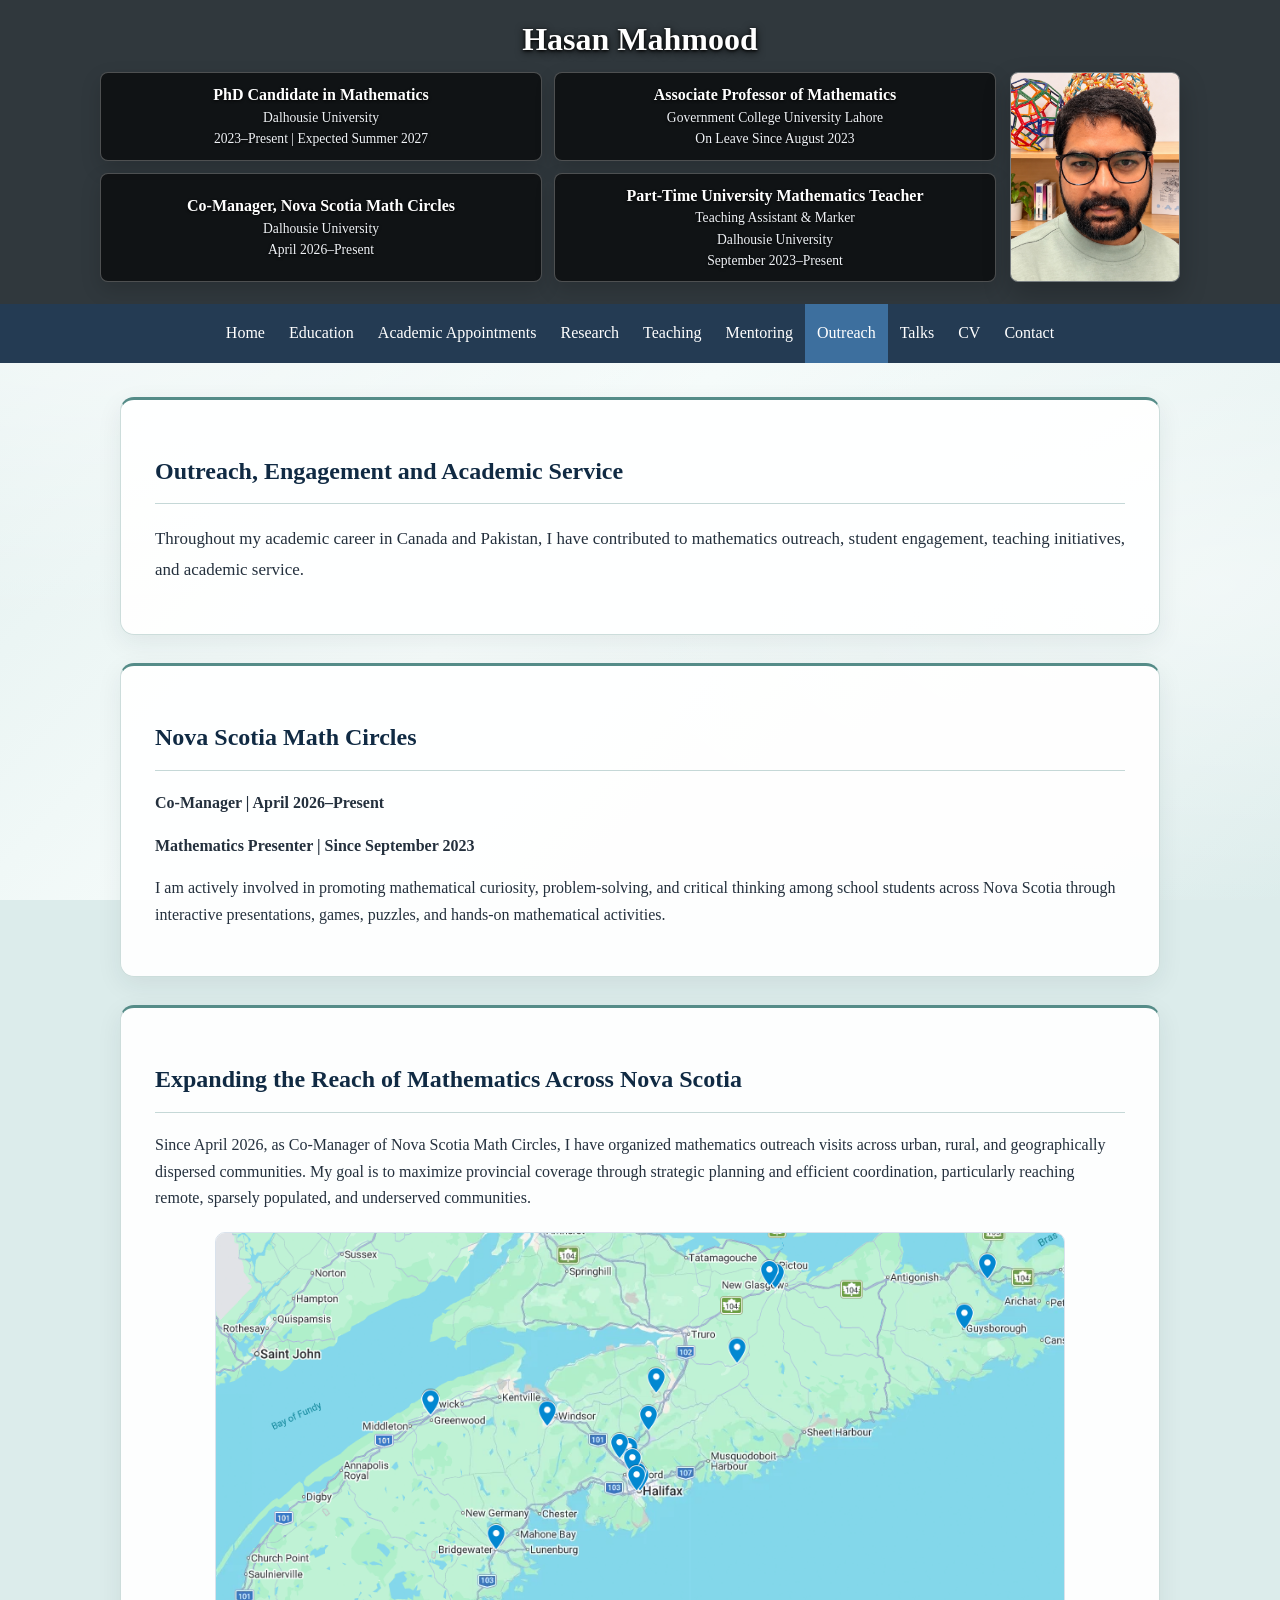
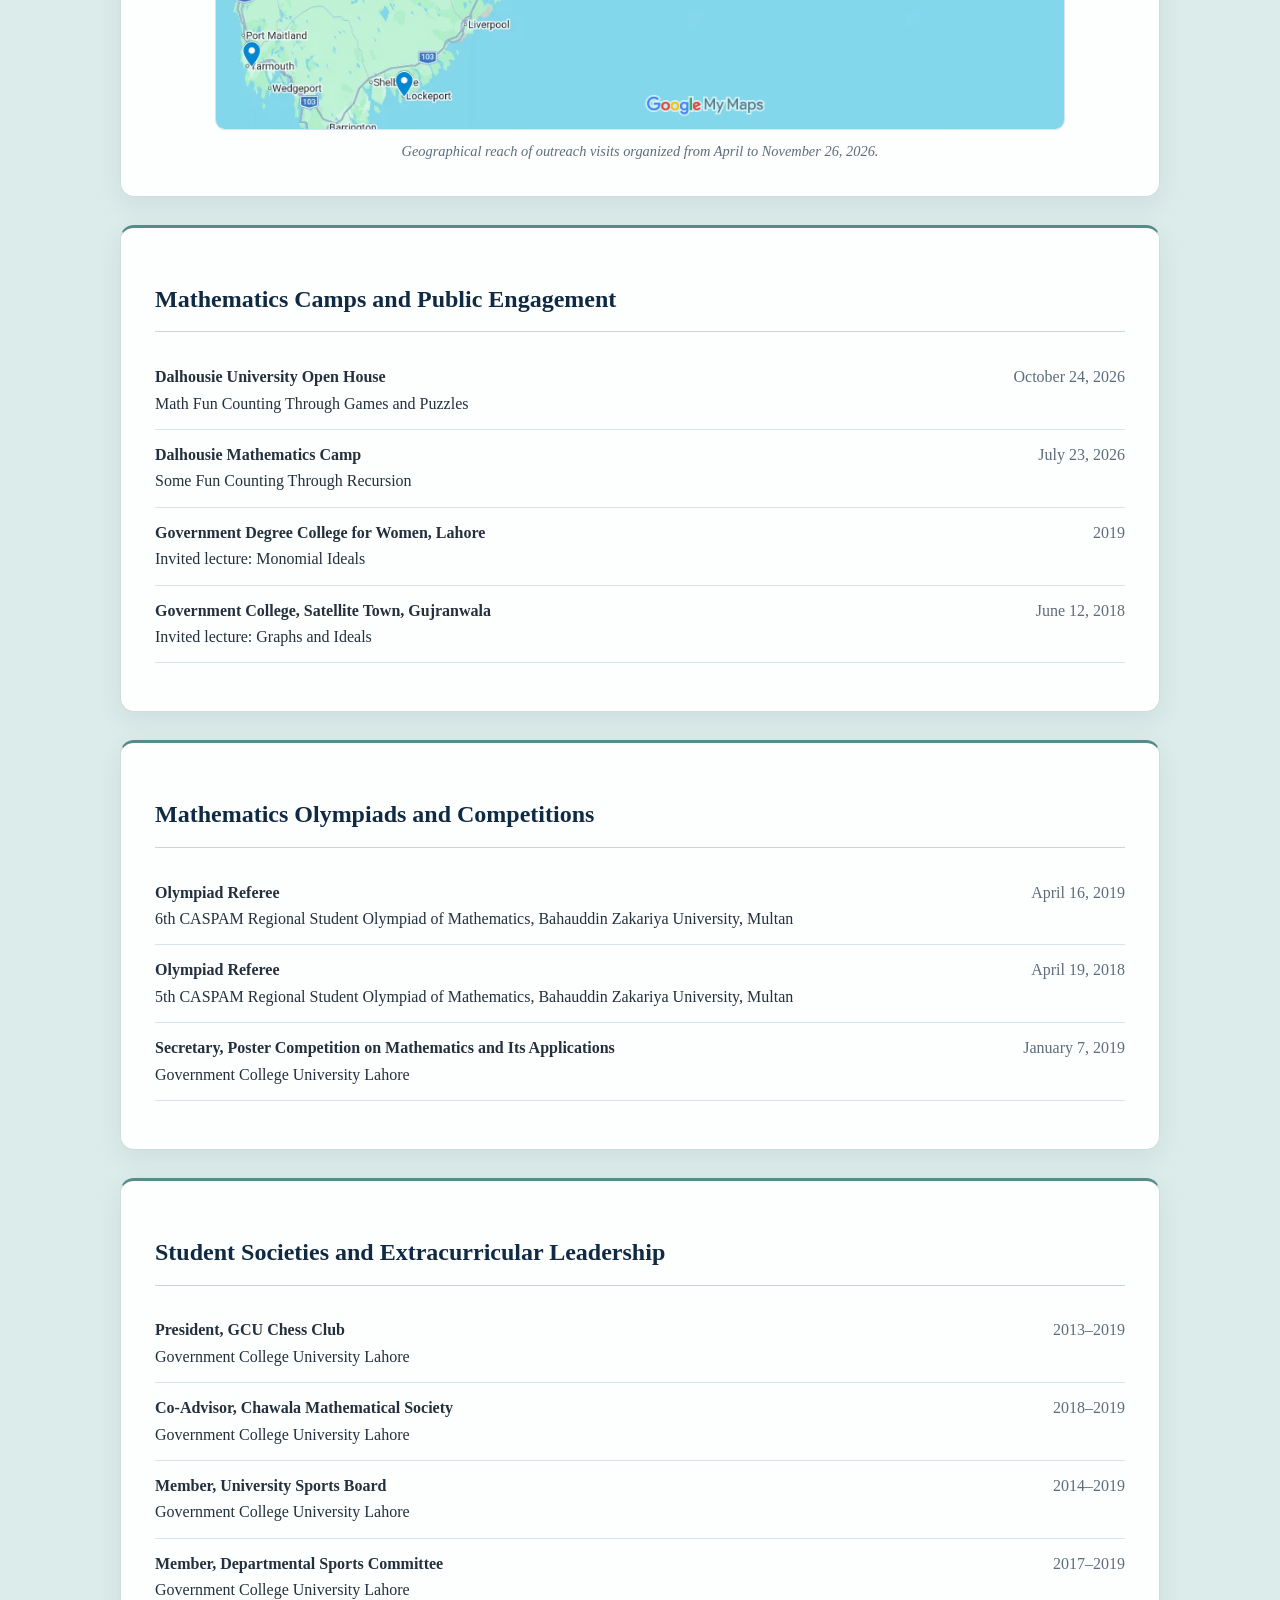
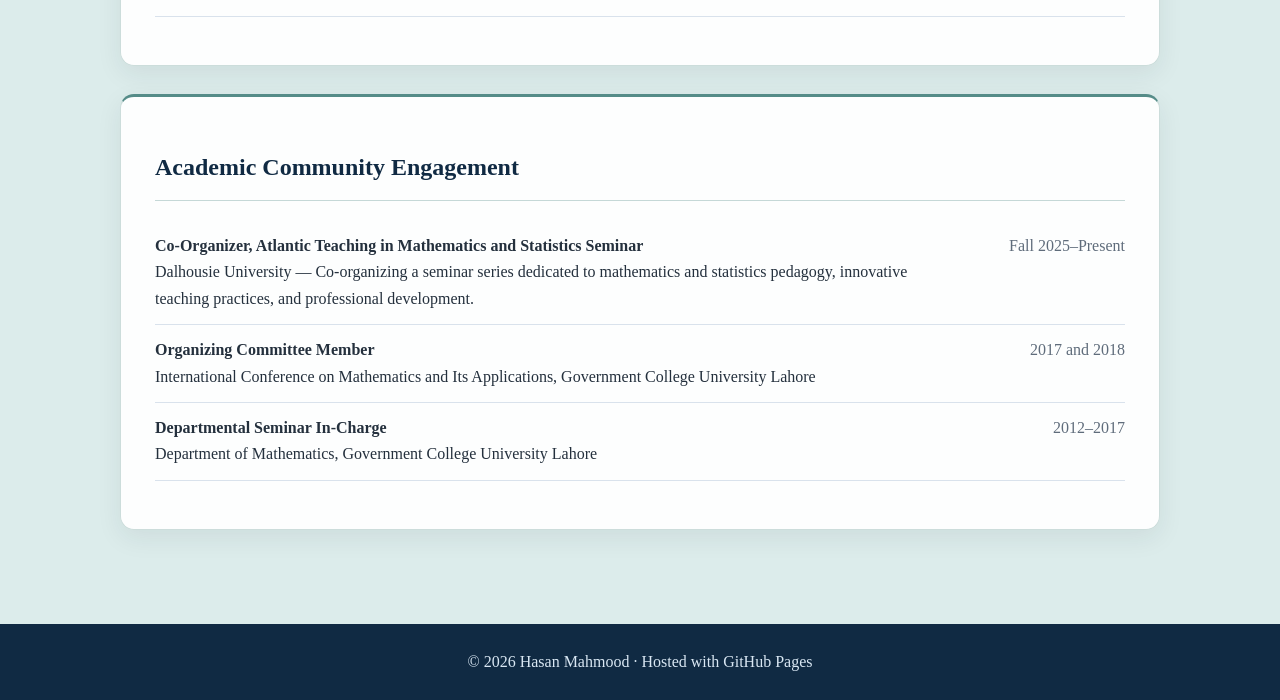
<file: outreach.html>
<!DOCTYPE html><html lang="en"><head><meta charset="UTF-8"><meta name="viewport" content="width=device-width,initial-scale=1"><title>Outreach | Hasan Mahmood</title><style>
:root{--navy:#102a43;--navy-light:#243b53;--blue:#3d6f9e;--bg:#f7f9fc;--white:#fff;--text:#24303d;--muted:#5f6c7b;--border:#d9e2ec;--shadow:0 10px 30px rgba(16,42,67,.08)}
*{box-sizing:border-box}body{margin:0;font-family:Georgia,"Times New Roman",serif;color:var(--text);background:var(--bg);line-height:1.65}a{color:var(--blue)}
.top-banner{background:linear-gradient(120deg,var(--navy),var(--blue));color:white;text-align:center;padding:45px 20px 38px}.top-banner h1{font-size:2.5rem;margin:0 0 10px}.top-banner p{margin:4px}.affiliation{color:#d9e7f3}
nav{position:sticky;top:0;z-index:1000;background:var(--navy-light)}.nav-inner{max-width:1180px;margin:auto;display:flex;justify-content:center;flex-wrap:wrap}nav a{color:white;text-decoration:none;padding:16px 18px}nav a:hover,nav a.active{background:var(--blue)}
main{max-width:1080px;margin:34px auto;padding:0 20px 60px}.hero,.card{background:white;border-radius:14px;padding:32px 34px;box-shadow:var(--shadow)}.hero{display:grid;grid-template-columns:1fr 270px;gap:38px;align-items:center}.hero p,.intro{font-size:1.06rem;line-height:1.8;text-align:justify}.profile-photo{width:100%;aspect-ratio:4/5;object-fit:cover;object-position:center 34%;border-radius:14px;border:1px solid var(--border)}
h2{color:var(--navy)}.card{margin-top:28px}.section-title{padding-bottom:9px;border-bottom:2px solid var(--border)}.button{display:inline-block;background:var(--navy);color:white;text-decoration:none;padding:10px 17px;border-radius:7px;margin:4px}.button:hover{background:var(--blue)}
.highlights{display:grid;grid-template-columns:repeat(4,1fr);gap:18px;margin-top:28px}.highlight{background:white;border-top:5px solid var(--blue);border-radius:10px;padding:23px;box-shadow:var(--shadow)}.highlight h3{color:var(--navy);margin-top:0}.highlight p{color:var(--muted)}
ul.clean{padding-left:22px}.institution h3{color:var(--navy);margin-bottom:3px}.institution-note{color:var(--muted);font-style:italic;margin-top:0}.course-list{list-style:none;padding:0}.course-list li{display:grid;grid-template-columns:1fr 190px;gap:20px;padding:12px 0;border-bottom:1px solid var(--border)}.course-title{font-weight:bold}.course-term{text-align:right;color:var(--muted)}.grouped{display:grid;grid-template-columns:1fr 1fr;gap:24px}
footer{background:var(--navy);color:#d9e7f3;text-align:center;padding:25px 20px}@media(max-width:800px){.hero{grid-template-columns:1fr}.profile-photo{grid-row:1;max-width:270px;margin:auto}.highlights,.grouped{grid-template-columns:1fr}.course-list li{grid-template-columns:1fr}.course-term{text-align:left}}

.outreach-map { margin:20px auto 0; max-width:850px; text-align:center; }
.outreach-map img { display:block; width:100%; height:auto; border:1px solid var(--border); border-radius:10px; }
.outreach-map figcaption { margin-top:10px; color:var(--muted); font-size:.9rem; font-style:italic; }
</style><link rel="stylesheet" href="style.css?v=8">
</head><body>
<div id="site-header"></div>
<script src="header.js?v=5"></script><main><section class="card"><h2>Outreach, Engagement and Academic Service</h2><p class="intro">Throughout my academic career in Canada and Pakistan, I have contributed to mathematics outreach, student engagement, teaching initiatives, and academic service.</p></section><section class="card"><h2 class="section-title">Nova Scotia Math Circles</h2><p><strong>Co-Manager | April 2026–Present</strong></p><p><strong>Mathematics Presenter | Since September 2023</strong></p><p>I am actively involved in promoting mathematical curiosity, problem-solving, and critical thinking among school students across Nova Scotia through interactive presentations, games, puzzles, and hands-on mathematical activities.</p></section><section class="card outreach-reach">
  <h2 class="section-title">Expanding the Reach of Mathematics Across Nova Scotia</h2>
  <p>Since April 2026, as Co-Manager of Nova Scotia Math Circles, I have organized mathematics outreach visits across urban, rural, and geographically dispersed communities. My goal is to maximize provincial coverage through strategic planning and efficient coordination, particularly reaching remote, sparsely populated, and underserved communities.</p>
  <figure class="outreach-map">
    <img src="ns-outreach-map.png" alt="Map of Nova Scotia showing the geographical distribution of mathematics outreach visits" loading="lazy">
    <figcaption>Geographical reach of outreach visits organized from April to November 26, 2026.</figcaption>
  </figure>
</section>

<section class="card"><h2 class="section-title">Mathematics Camps and Public Engagement</h2><ul class="course-list">
<li><div><span class="course-title">Dalhousie University Open House</span><div>Math Fun Counting Through Games and Puzzles</div></div><span class="course-term">October 24, 2026</span></li>
<li><div><span class="course-title">Dalhousie Mathematics Camp</span><div>Some Fun Counting Through Recursion</div></div><span class="course-term">July 23, 2026</span></li>
<li><div><span class="course-title">Government Degree College for Women, Lahore</span><div>Invited lecture: Monomial Ideals</div></div><span class="course-term">2019</span></li>
<li><div><span class="course-title">Government College, Satellite Town, Gujranwala</span><div>Invited lecture: Graphs and Ideals</div></div><span class="course-term">June 12, 2018</span></li>
</ul></section>

<section class="card"><h2 class="section-title">Mathematics Olympiads and Competitions</h2><ul class="course-list">
<li><div><span class="course-title">Olympiad Referee</span><div>6th CASPAM Regional Student Olympiad of Mathematics, Bahauddin Zakariya University, Multan</div></div><span class="course-term">April 16, 2019</span></li>
<li><div><span class="course-title">Olympiad Referee</span><div>5th CASPAM Regional Student Olympiad of Mathematics, Bahauddin Zakariya University, Multan</div></div><span class="course-term">April 19, 2018</span></li>
<li><div><span class="course-title">Secretary, Poster Competition on Mathematics and Its Applications</span><div>Government College University Lahore</div></div><span class="course-term">January 7, 2019</span></li>
</ul></section>

<section class="card"><h2 class="section-title">Student Societies and Extracurricular Leadership</h2><ul class="course-list">
<li><div><span class="course-title">President, GCU Chess Club</span><div>Government College University Lahore</div></div><span class="course-term">2013–2019</span></li>
<li><div><span class="course-title">Co-Advisor, Chawala Mathematical Society</span><div>Government College University Lahore</div></div><span class="course-term">2018–2019</span></li>
<li><div><span class="course-title">Member, University Sports Board</span><div>Government College University Lahore</div></div><span class="course-term">2014–2019</span></li>
<li><div><span class="course-title">Member, Departmental Sports Committee</span><div>Government College University Lahore</div></div><span class="course-term">2017–2019</span></li>
</ul></section>

<section class="card"><h2 class="section-title">Academic Community Engagement</h2><ul class="course-list">
<li><div><span class="course-title">Co-Organizer, Atlantic Teaching in Mathematics and Statistics Seminar</span><div>Dalhousie University — Co-organizing a seminar series dedicated to mathematics and statistics pedagogy, innovative teaching practices, and professional development.</div></div><span class="course-term">Fall 2025–Present</span></li>
<li><div><span class="course-title">Organizing Committee Member</span><div>International Conference on Mathematics and Its Applications, Government College University Lahore</div></div><span class="course-term">2017 and 2018</span></li>
<li><div><span class="course-title">Departmental Seminar In-Charge</span><div>Department of Mathematics, Government College University Lahore</div></div><span class="course-term">2012–2017</span></li>
</ul></section>
</main><footer>© 2026 Hasan Mahmood · Hosted with GitHub Pages</footer></body></html>
</file>
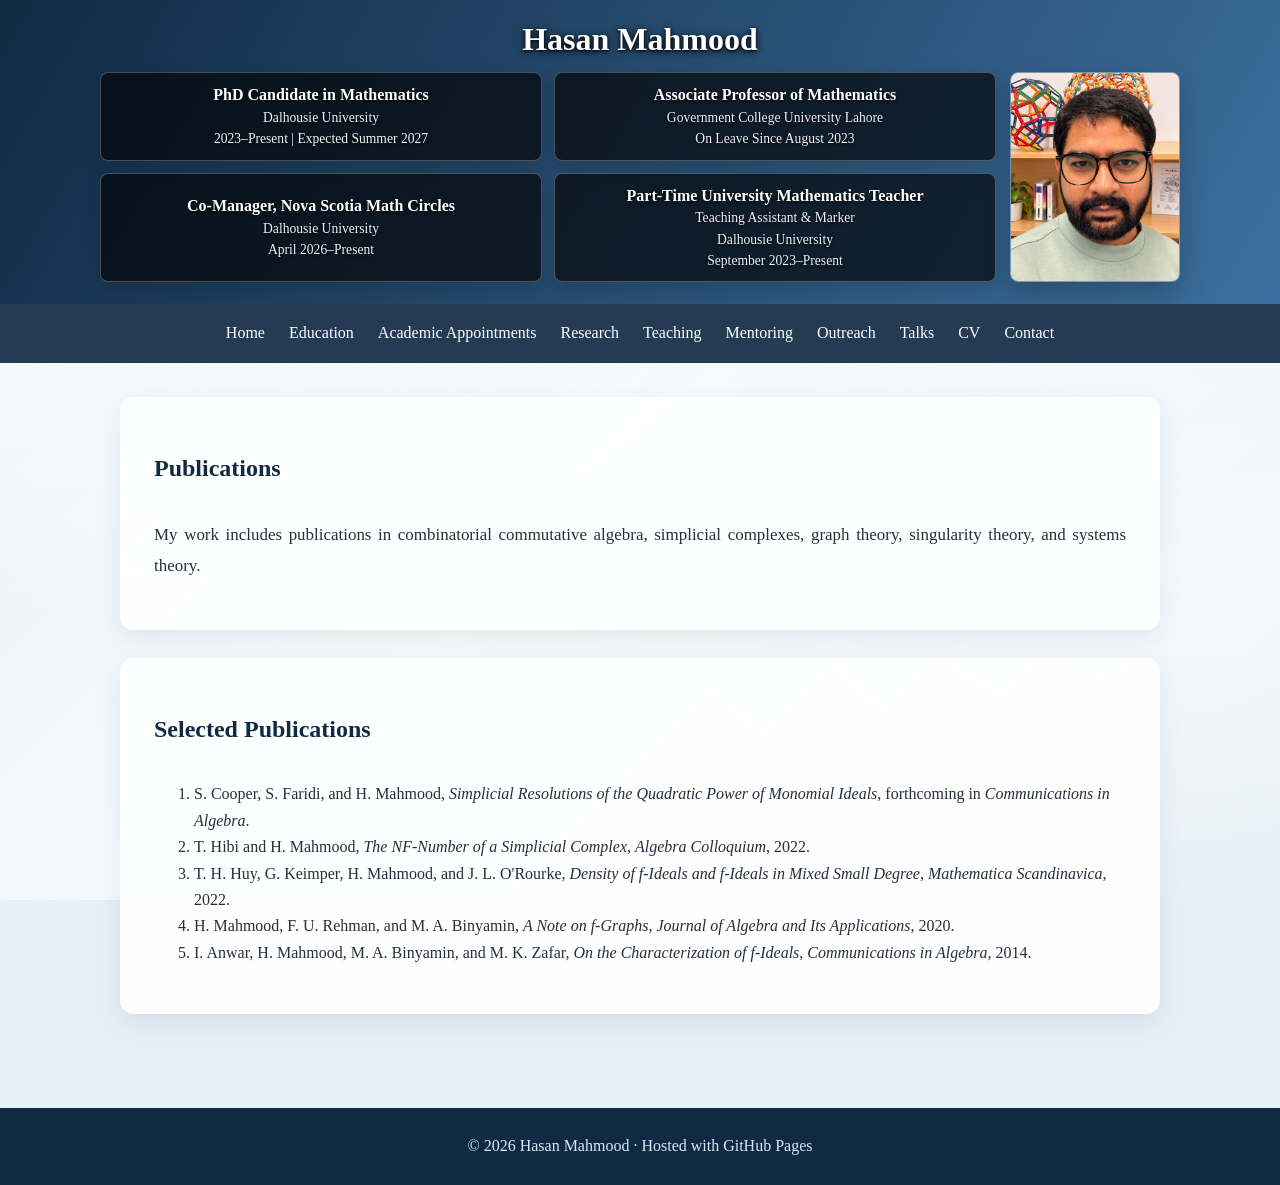
<file: publications.html>
<!DOCTYPE html><html lang="en"><head><meta charset="UTF-8"><meta name="viewport" content="width=device-width,initial-scale=1"><title>Publications | Hasan Mahmood</title><style>
:root{--navy:#102a43;--navy-light:#243b53;--blue:#3d6f9e;--bg:#f7f9fc;--white:#fff;--text:#24303d;--muted:#5f6c7b;--border:#d9e2ec;--shadow:0 10px 30px rgba(16,42,67,.08)}
*{box-sizing:border-box}body{margin:0;font-family:Georgia,"Times New Roman",serif;color:var(--text);background:var(--bg);line-height:1.65}a{color:var(--blue)}
.top-banner{background:linear-gradient(120deg,var(--navy),var(--blue));color:white;text-align:center;padding:45px 20px 38px}.top-banner h1{font-size:2.5rem;margin:0 0 10px}.top-banner p{margin:4px}.affiliation{color:#d9e7f3}
nav{position:sticky;top:0;z-index:1000;background:var(--navy-light)}.nav-inner{max-width:1180px;margin:auto;display:flex;justify-content:center;flex-wrap:wrap}nav a{color:white;text-decoration:none;padding:16px 18px}nav a:hover,nav a.active{background:var(--blue)}
main{max-width:1080px;margin:34px auto;padding:0 20px 60px}.hero,.card{background:white;border-radius:14px;padding:32px 34px;box-shadow:var(--shadow)}.hero{display:grid;grid-template-columns:1fr 270px;gap:38px;align-items:center}.hero p,.intro{font-size:1.06rem;line-height:1.8;text-align:justify}.profile-photo{width:100%;aspect-ratio:4/5;object-fit:cover;object-position:center 34%;border-radius:14px;border:1px solid var(--border)}
h2{color:var(--navy)}.card{margin-top:28px}.section-title{padding-bottom:9px;border-bottom:2px solid var(--border)}.button{display:inline-block;background:var(--navy);color:white;text-decoration:none;padding:10px 17px;border-radius:7px;margin:4px}.button:hover{background:var(--blue)}
.highlights{display:grid;grid-template-columns:repeat(4,1fr);gap:18px;margin-top:28px}.highlight{background:white;border-top:5px solid var(--blue);border-radius:10px;padding:23px;box-shadow:var(--shadow)}.highlight h3{color:var(--navy);margin-top:0}.highlight p{color:var(--muted)}
ul.clean{padding-left:22px}.institution h3{color:var(--navy);margin-bottom:3px}.institution-note{color:var(--muted);font-style:italic;margin-top:0}.course-list{list-style:none;padding:0}.course-list li{display:grid;grid-template-columns:1fr 190px;gap:20px;padding:12px 0;border-bottom:1px solid var(--border)}.course-title{font-weight:bold}.course-term{text-align:right;color:var(--muted)}.grouped{display:grid;grid-template-columns:1fr 1fr;gap:24px}
footer{background:var(--navy);color:#d9e7f3;text-align:center;padding:25px 20px}@media(max-width:800px){.hero{grid-template-columns:1fr}.profile-photo{grid-row:1;max-width:270px;margin:auto}.highlights,.grouped{grid-template-columns:1fr}.course-list li{grid-template-columns:1fr}.course-term{text-align:left}}
</style><link rel="stylesheet" href="style.css">
</head><body>
<div id="site-header"></div>
<script src="header.js"></script><main><section class="card"><h2>Publications</h2><p class="intro">My work includes publications in combinatorial commutative algebra, simplicial complexes, graph theory, singularity theory, and systems theory.</p></section><section class="card"><h2 class="section-title">Selected Publications</h2><ol><li>S. Cooper, S. Faridi, and H. Mahmood, <em>Simplicial Resolutions of the Quadratic Power of Monomial Ideals</em>, forthcoming in <em>Communications in Algebra</em>.</li><li>T. Hibi and H. Mahmood, <em>The NF-Number of a Simplicial Complex</em>, <em>Algebra Colloquium</em>, 2022.</li><li>T. H. Huy, G. Keimper, H. Mahmood, and J. L. O'Rourke, <em>Density of f-Ideals and f-Ideals in Mixed Small Degree</em>, <em>Mathematica Scandinavica</em>, 2022.</li><li>H. Mahmood, F. U. Rehman, and M. A. Binyamin, <em>A Note on f-Graphs</em>, <em>Journal of Algebra and Its Applications</em>, 2020.</li><li>I. Anwar, H. Mahmood, M. A. Binyamin, and M. K. Zafar, <em>On the Characterization of f-Ideals</em>, <em>Communications in Algebra</em>, 2014.</li></ol></section></main><footer>© 2026 Hasan Mahmood · Hosted with GitHub Pages</footer></body></html>
</file>
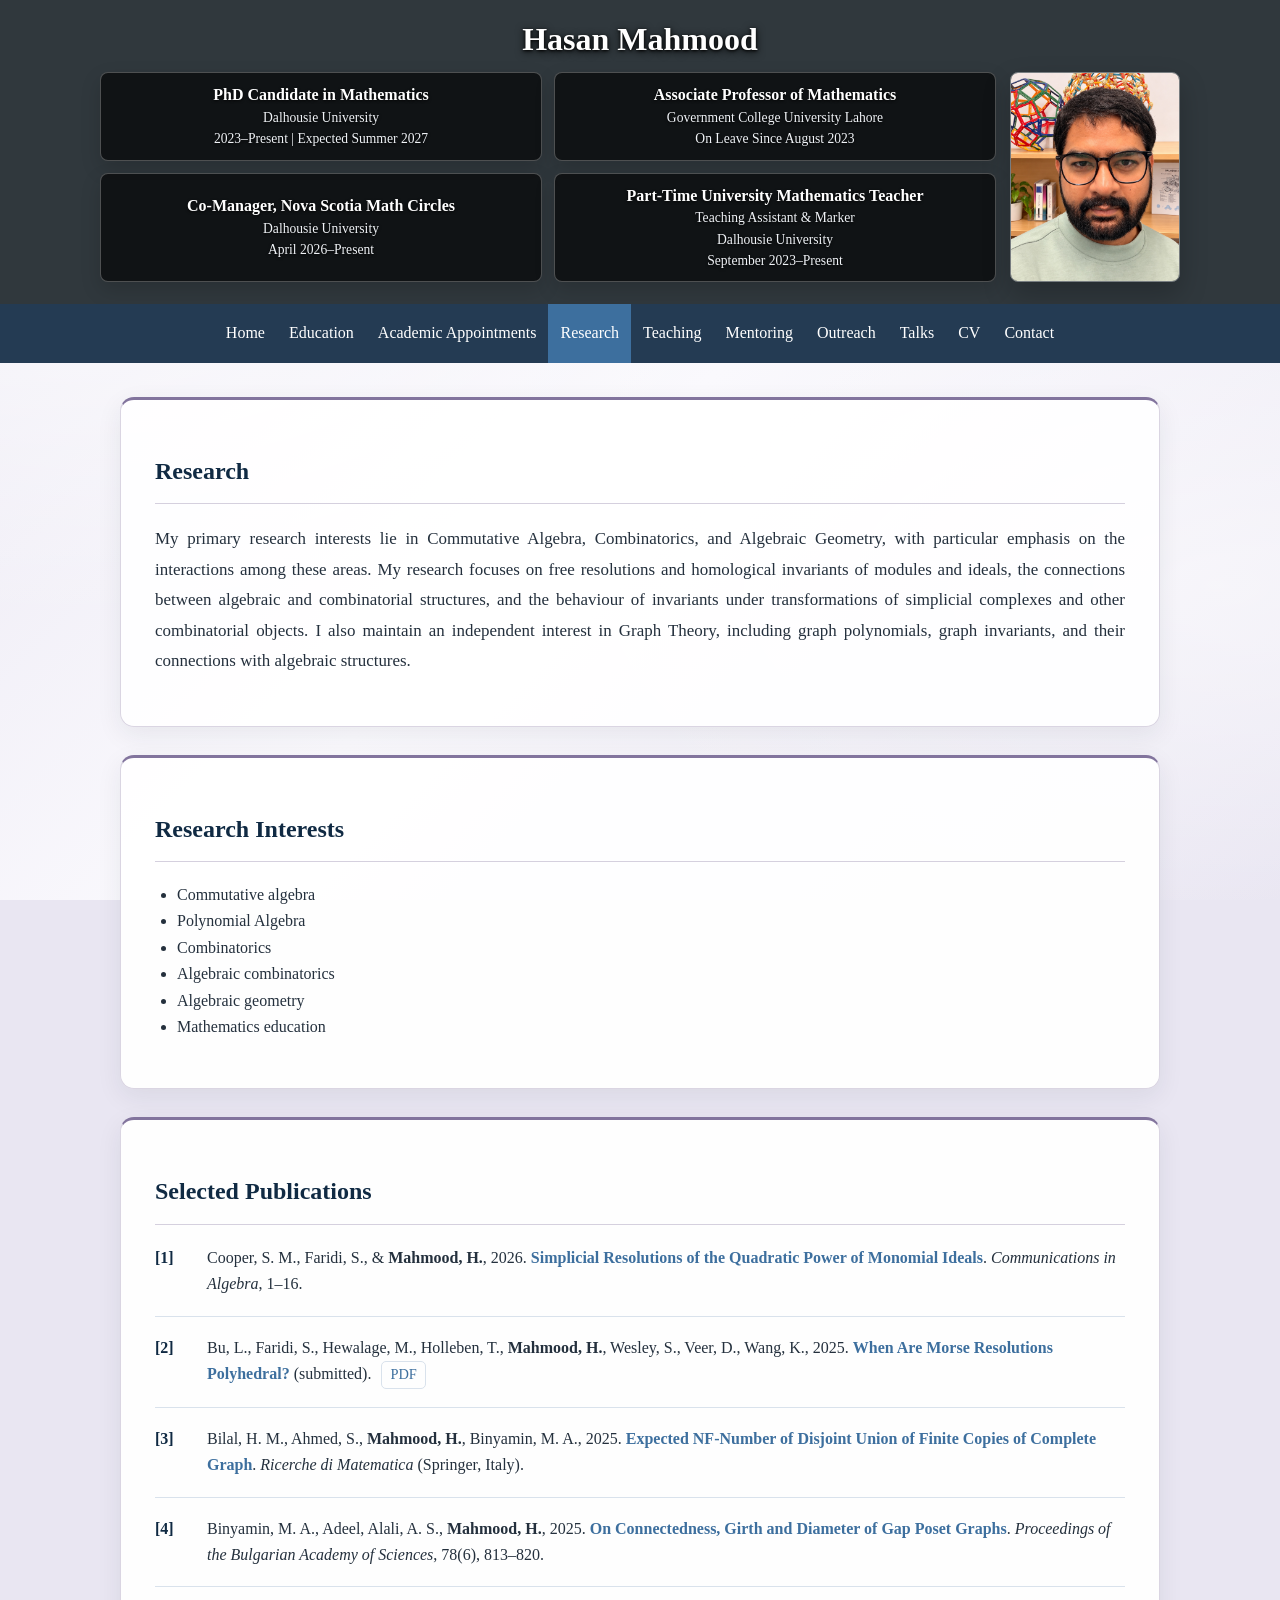
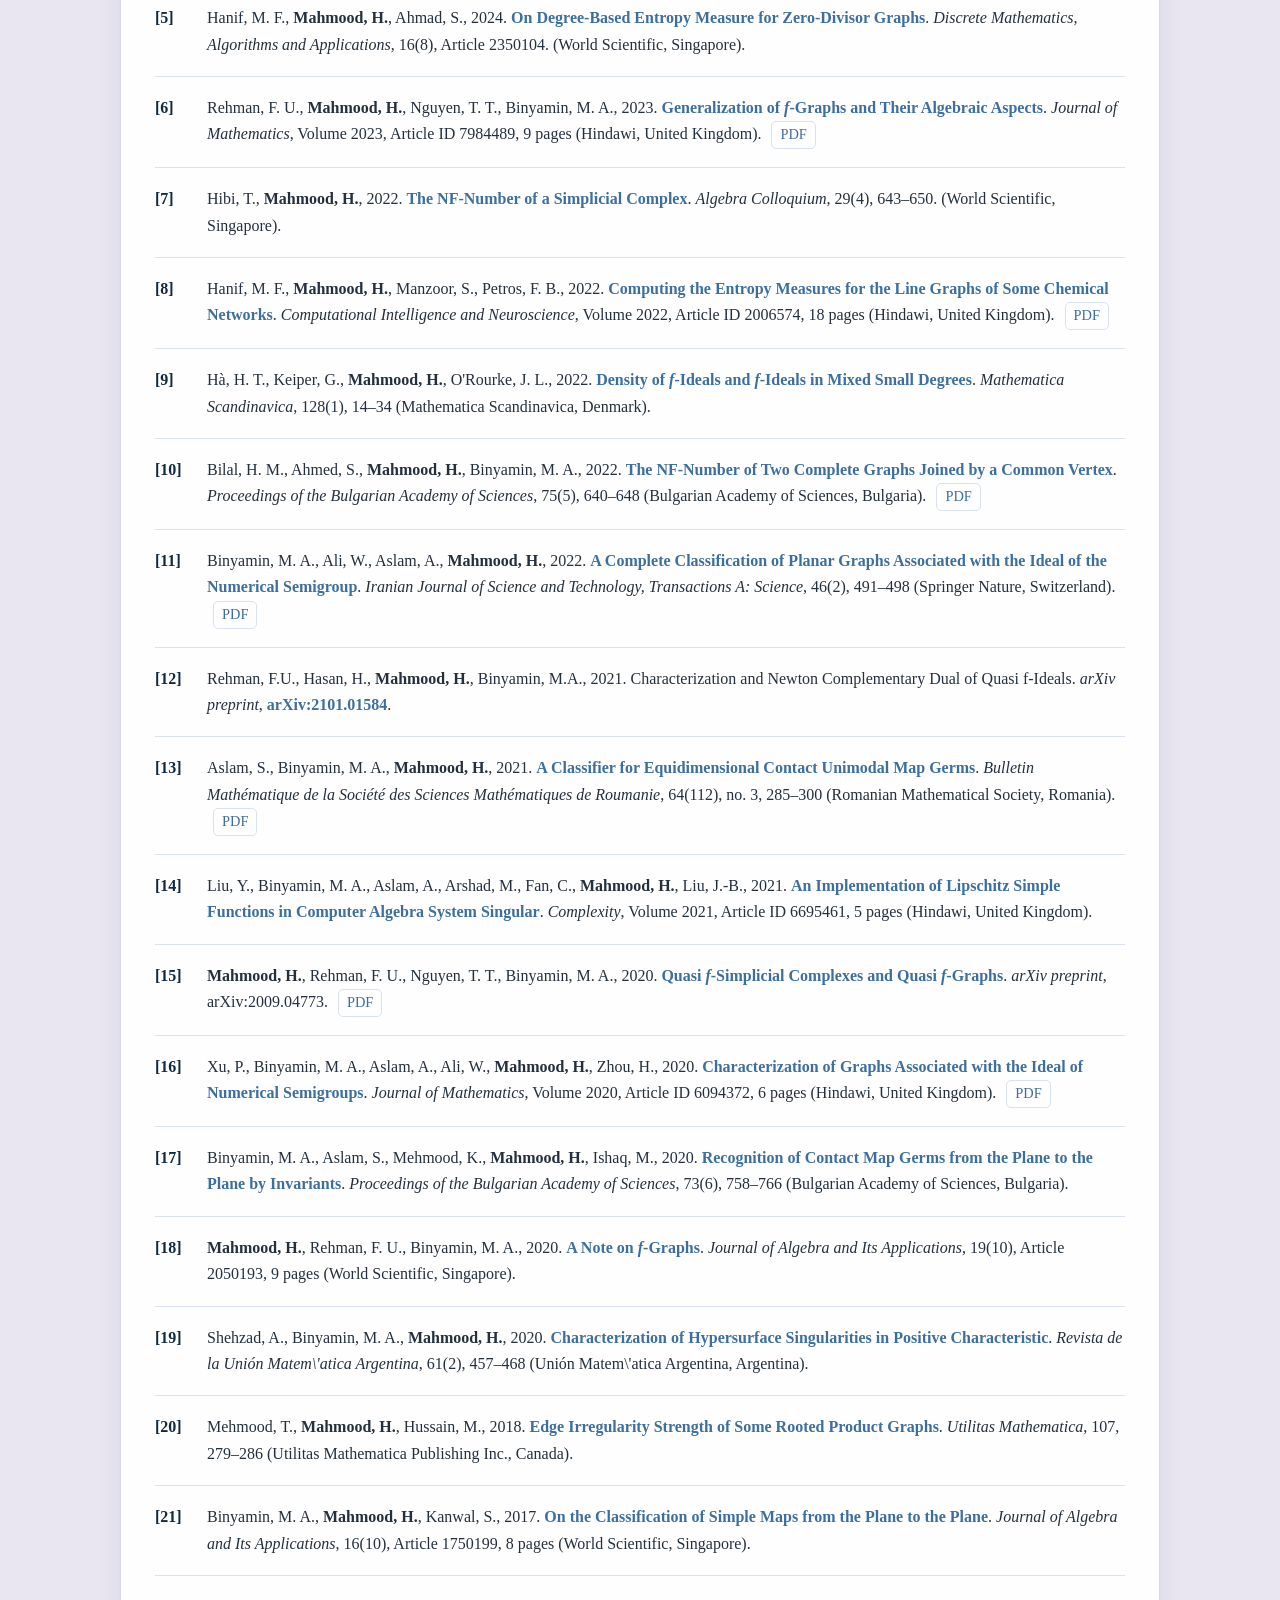
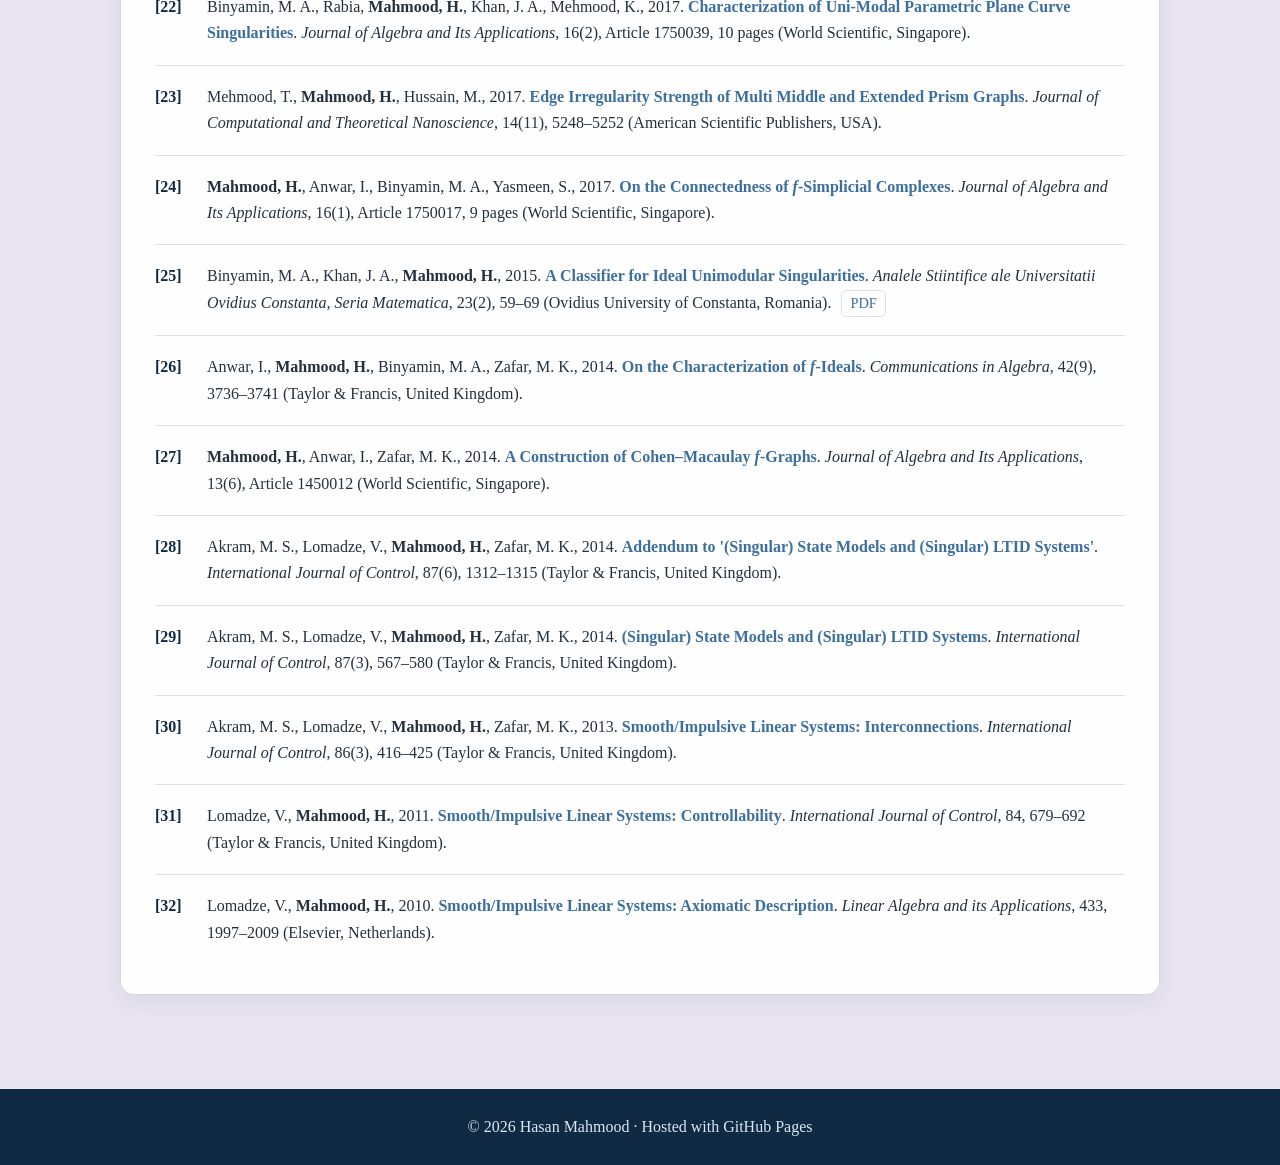
<file: research.html>
<!DOCTYPE html>
<html lang="en">
<head>
<meta charset="UTF-8">
<meta name="viewport" content="width=device-width,initial-scale=1">
<title>Research | Hasan Mahmood</title>
<style>
:root{--navy:#102a43;--navy-light:#243b53;--blue:#3d6f9e;--bg:#f7f9fc;--white:#fff;--text:#24303d;--muted:#5f6c7b;--border:#d9e2ec;--shadow:0 10px 30px rgba(16,42,67,.08)}
*{box-sizing:border-box}body{margin:0;font-family:Georgia,"Times New Roman",serif;color:var(--text);background:var(--bg);line-height:1.65}a{color:var(--blue)}
.top-banner{background:linear-gradient(120deg,var(--navy),var(--blue));color:white;text-align:center;padding:45px 20px 38px}.top-banner h1{font-size:2.5rem;margin:0 0 10px}.top-banner p{margin:4px}.affiliation{color:#d9e7f3}
nav{position:sticky;top:0;z-index:1000;background:var(--navy-light)}.nav-inner{max-width:1180px;margin:auto;display:flex;justify-content:center;flex-wrap:wrap}nav a{color:white;text-decoration:none;padding:16px 18px}nav a:hover,nav a.active{background:var(--blue)}
main{max-width:1080px;margin:34px auto;padding:0 20px 60px}.hero,.card{background:white;border-radius:14px;padding:32px 34px;box-shadow:var(--shadow)}.hero{display:grid;grid-template-columns:1fr 270px;gap:38px;align-items:center}.hero p,.intro{font-size:1.06rem;line-height:1.8;text-align:justify}.profile-photo{width:100%;aspect-ratio:4/5;object-fit:cover;object-position:center 34%;border-radius:14px;border:1px solid var(--border)}
h2{color:var(--navy)}.card{margin-top:28px}.section-title{padding-bottom:9px;border-bottom:2px solid var(--border)}.button{display:inline-block;background:var(--navy);color:white;text-decoration:none;padding:10px 17px;border-radius:7px;margin:4px}.button:hover{background:var(--blue)}
.highlights{display:grid;grid-template-columns:repeat(4,1fr);gap:18px;margin-top:28px}.highlight{background:white;border-top:5px solid var(--blue);border-radius:10px;padding:23px;box-shadow:var(--shadow)}.highlight h3{color:var(--navy);margin-top:0}.highlight p{color:var(--muted)}
ul.clean{padding-left:22px}.institution h3{color:var(--navy);margin-bottom:3px}.institution-note{color:var(--muted);font-style:italic;margin-top:0}.course-list{list-style:none;padding:0}.course-list li{display:grid;grid-template-columns:1fr 190px;gap:20px;padding:12px 0;border-bottom:1px solid var(--border)}.course-title{font-weight:bold}.course-term{text-align:right;color:var(--muted)}.grouped{display:grid;grid-template-columns:1fr 1fr;gap:24px}
.publication-list{list-style:none;counter-reset:pub;padding-left:0}.publication-list li{counter-increment:pub;position:relative;padding:0 0 18px 52px;margin:0 0 18px;border-bottom:1px solid var(--border);overflow-wrap:anywhere}.publication-list li::before{content:"[" counter(pub) "]";position:absolute;left:0;top:0;font-weight:bold;color:var(--navy)}.paper-title{font-weight:600;text-decoration:none;color:var(--blue)}.paper-title:hover{text-decoration:underline}.pdf-link{display:inline-block;margin-left:6px;font-size:.9rem;text-decoration:none;border:1px solid var(--border);padding:1px 8px;border-radius:5px}.pdf-link:hover{background:var(--bg);text-decoration:underline}.publication-list li:last-child{border-bottom:0;margin-bottom:0;padding-bottom:0}
footer{background:var(--navy);color:#d9e7f3;text-align:center;padding:25px 20px}@media(max-width:800px){.hero{grid-template-columns:1fr}.profile-photo{grid-row:1;max-width:270px;margin:auto}.highlights,.grouped{grid-template-columns:1fr}.course-list li{grid-template-columns:1fr}.course-term{text-align:left}}
</style>
<link rel="stylesheet" href="style.css?v=8">
</head>
<body>
<div id="site-header"></div>
<script src="header.js?v=5"></script>
<main>
<section class="card"><h2>Research</h2><p class="intro">My primary research interests lie in Commutative Algebra, Combinatorics, and Algebraic Geometry, with particular emphasis on the interactions among these areas. My research focuses on free resolutions and homological invariants of modules and ideals, the connections between algebraic and combinatorial structures, and the behaviour of invariants under transformations of simplicial complexes and other combinatorial objects. I also maintain an independent interest in Graph Theory, including graph polynomials, graph invariants, and their connections with algebraic structures.</p></section>
<section class="card"><h2 class="section-title">Research Interests</h2><ul class="clean"><li>Commutative algebra</li><li>Polynomial Algebra</li><li>Combinatorics</li><li>Algebraic combinatorics</li><li>Algebraic geometry</li><li>Mathematics education</li></ul></section>
<section class="card"><h2 class="section-title">Selected Publications</h2>
<ol class="publication-list">
<li>Cooper, S. M., Faridi, S., &amp; <strong>Mahmood, H.</strong>, 2026. <a class="paper-title" href="https://doi.org/10.1080/00927872.2026.2715474" target="_blank" rel="noopener noreferrer">Simplicial Resolutions of the Quadratic Power of Monomial Ideals</a>. <em>Communications in Algebra</em>, 1–16.</li>
<li>Bu, L., Faridi, S., Hewalage, M., Holleben, T., <strong>Mahmood, H.</strong>, Wesley, S., Veer, D., Wang, K., 2025. <a class="paper-title" href="https://arxiv.org/abs/2505.08580" target="_blank" rel="noopener noreferrer">When Are Morse Resolutions Polyhedral?</a> (submitted). <a class="pdf-link" href="https://arxiv.org/pdf/2505.08580" target="_blank" rel="noopener noreferrer">PDF</a></li>
<li>Bilal, H. M., Ahmed, S., <strong>Mahmood, H.</strong>, Binyamin, M. A., 2025. <a class="paper-title" href="https://doi.org/10.1007/s11587-025-00987-5" target="_blank" rel="noopener noreferrer">Expected NF-Number of Disjoint Union
of Finite Copies of Complete Graph</a>. <em>Ricerche di Matematica</em> (Springer, Italy).</li>
<li>Binyamin, M. A., Adeel, Alali, A. S., <strong>Mahmood, H.</strong>, 2025. <a class="paper-title" href="https://doi.org/10.7546/CRABS.2025.06.03" target="_blank" rel="noopener noreferrer">On Connectedness, Girth and Diameter of Gap Poset Graphs</a>. <em>Proceedings of the Bulgarian Academy of Sciences</em>, 78(6), 813–820.</li>
<li>Hanif, M. F., <strong>Mahmood, H.</strong>, Ahmad, S., 2024. <a class="paper-title" href="https://doi.org/10.1142/S1793830923501045" target="_blank" rel="noopener noreferrer">On Degree-Based Entropy Measure for Zero-Divisor Graphs</a>. <em>Discrete Mathematics, Algorithms and Applications</em>, 16(8), Article 2350104. (World Scientific, Singapore).</li>
<li>Rehman, F. U., <strong>Mahmood, H.</strong>, Nguyen, T. T., Binyamin, M. A., 2023. <a class="paper-title" href="https://doi.org/10.1155/2023/7984489" target="_blank" rel="noopener noreferrer">Generalization of <em>f</em>-Graphs and Their Algebraic Aspects</a>. <em>Journal of Mathematics</em>, Volume 2023, Article ID 7984489, 9 pages (Hindawi, United Kingdom). <a class="pdf-link" href="https://downloads.hindawi.com/journals/jmath/2023/7984489.pdf" target="_blank" rel="noopener noreferrer">PDF</a></li>
<li>Hibi, T., <strong>Mahmood, H.</strong>, 2022. <a class="paper-title" href="https://doi.org/10.1142/S1005386722000451" target="_blank" rel="noopener noreferrer">The NF-Number of a Simplicial Complex</a>. <em>Algebra Colloquium</em>, 29(4), 643–650. (World Scientific, Singapore).</li>
<li>Hanif, M. F., <strong>Mahmood, H.</strong>, Manzoor, S., Petros, F. B., 2022. <a class="paper-title" href="https://doi.org/10.1155/2022/2006574" target="_blank" rel="noopener noreferrer">Computing the Entropy Measures for the Line Graphs
of Some Chemical Networks</a>. <em>Computational Intelligence and Neuroscience</em>, Volume 2022, Article ID 2006574, 18 pages (Hindawi, United Kingdom). <a class="pdf-link" href="https://downloads.hindawi.com/journals/cin/2022/2006574.pdf" target="_blank" rel="noopener noreferrer">PDF</a></li>
<li>Hà, H. T., Keiper, G., <strong>Mahmood, H.</strong>, O&#x27;Rourke, J. L., 2022. <a class="paper-title" href="https://doi.org/10.7146/math.scand.a-129244" target="_blank" rel="noopener noreferrer">Density of <em>f</em>-Ideals and <em>f</em>-Ideals in Mixed Small Degrees</a>. <em>Mathematica Scandinavica</em>, 128(1), 14–34 (Mathematica Scandinavica, Denmark).</li>
<li>Bilal, H. M., Ahmed, S., <strong>Mahmood, H.</strong>, Binyamin, M. A., 2022. <a class="paper-title" href="https://doi.org/10.7546/CRABS.2022.05.02" target="_blank" rel="noopener noreferrer">The NF-Number of Two Complete
Graphs Joined by a Common Vertex</a>. <em>Proceedings of the Bulgarian Academy of Sciences</em>, 75(5), 640–648 (Bulgarian Academy of Sciences, Bulgaria). <a class="pdf-link" href="https://www.proceedings.bas.bg/index.php/cr/article/download/75/75/88" target="_blank" rel="noopener noreferrer">PDF</a></li>
<li>Binyamin, M. A., Ali, W., Aslam, A., <strong>Mahmood, H.</strong>, 2022. <a class="paper-title" href="https://doi.org/10.1007/s40995-022-01262-0" target="_blank" rel="noopener noreferrer">A Complete Classification of Planar Graphs
Associated with the Ideal of the Numerical Semigroup</a>. <em>Iranian Journal of Science and Technology, Transactions A: Science</em>, 46(2), 491–498 (Springer Nature, Switzerland). <a class="pdf-link" href="https://arxiv.org/pdf/2012.10434" target="_blank" rel="noopener noreferrer">PDF</a></li>
<li>Rehman, F.U., Hasan, H., <strong>Mahmood, H.</strong>, Binyamin, M.A., 2021. Characterization and Newton Complementary Dual of Quasi f-Ideals. <em>arXiv preprint</em>, <a class="paper-title" href="https://arxiv.org/abs/2101.01584" target="_blank" rel="noopener noreferrer">arXiv:2101.01584</a>.</li>
<li>Aslam, S., Binyamin, M. A., <strong>Mahmood, H.</strong>, 2021. <a class="paper-title" href="https://bulletin.ssmr.ro/volumes/64-3/node1.html" target="_blank" rel="noopener noreferrer">A Classifier for Equidimensional Contact Unimodal Map Germs</a>. <em>Bulletin Mathématique de la Société des Sciences Mathématiques de Roumanie</em>, 64(112), no. 3, 285–300 (Romanian Mathematical Society, Romania). <a class="pdf-link" href="https://ssmr.ro/bulletin/pdf/64-3/articol_7.pdf" target="_blank" rel="noopener noreferrer">PDF</a></li>
<li>Liu, Y., Binyamin, M. A., Aslam, A., Arshad, M., Fan, C., <strong>Mahmood, H.</strong>, Liu, J.-B., 2021. <a class="paper-title" href="https://doi.org/10.1155/2021/6695461" target="_blank" rel="noopener noreferrer">An Implementation of Lipschitz Simple Functions
in Computer Algebra System Singular</a>. <em>Complexity</em>, Volume 2021, Article ID 6695461, 5 pages (Hindawi, United Kingdom).</li>
<li><strong>Mahmood, H.</strong>, Rehman, F. U., Nguyen, T. T., Binyamin, M. A., 2020. <a class="paper-title" href="https://arxiv.org/abs/2009.04773" target="_blank" rel="noopener noreferrer">Quasi <em>f</em>-Simplicial Complexes and Quasi <em>f</em>-Graphs</a>. <em>arXiv preprint</em>, arXiv:2009.04773. <a class="pdf-link" href="https://arxiv.org/pdf/2009.04773" target="_blank" rel="noopener noreferrer">PDF</a></li>
<li>Xu, P., Binyamin, M. A., Aslam, A., Ali, W., <strong>Mahmood, H.</strong>, Zhou, H., 2020. <a class="paper-title" href="https://doi.org/10.1155/2020/6094372" target="_blank" rel="noopener noreferrer">Characterization of Graphs Associated with
the Ideal of Numerical Semigroups</a>. <em>Journal of Mathematics</em>, Volume 2020, Article ID 6094372, 6 pages (Hindawi, United Kingdom). <a class="pdf-link" href="https://pdfs.semanticscholar.org/2e75/46035828770d124ea245a599014ef1691026.pdf" target="_blank" rel="noopener noreferrer">PDF</a></li>
<li>Binyamin, M. A., Aslam, S., Mehmood, K., <strong>Mahmood, H.</strong>, Ishaq, M., 2020. <a class="paper-title" href="https://doi.org/10.7546/CRABS.2020.06.02" target="_blank" rel="noopener noreferrer">Recognition of Contact Map Germs from the
Plane to the Plane by Invariants</a>. <em>Proceedings of the Bulgarian Academy of Sciences</em>, 73(6), 758–766 (Bulgarian Academy of Sciences, Bulgaria).</li>
<li><strong>Mahmood, H.</strong>, Rehman, F. U., Binyamin, M. A., 2020. <a class="paper-title" href="https://doi.org/10.1142/S0219498820501935" target="_blank" rel="noopener noreferrer">A Note on <em>f</em>-Graphs</a>. <em>Journal of Algebra and Its Applications</em>, 19(10), Article 2050193, 9 pages (World Scientific, Singapore).</li>
<li>Shehzad, A., Binyamin, M. A., <strong>Mahmood, H.</strong>, 2020. <a class="paper-title" href="https://inmabb.criba.edu.ar/revuma/revuma.php?p=doi%2Fv61n2a17" target="_blank" rel="noopener noreferrer">Characterization of Hypersurface Singularities
in Positive Characteristic</a>. <em>Revista de la Unión Matem\&#x27;atica Argentina</em>, 61(2), 457–468 (Unión Matem\&#x27;atica Argentina, Argentina).</li>
<li>Mehmood, T., <strong>Mahmood, H.</strong>, Hussain, M., 2018. <a class="paper-title" href="https://combinatorialpress.com/um/vol107/" target="_blank" rel="noopener noreferrer">Edge Irregularity Strength of Some Rooted Product Graphs</a>. <em>Utilitas Mathematica</em>, 107, 279–286 (Utilitas Mathematica Publishing Inc., Canada).</li>
<li>Binyamin, M. A., <strong>Mahmood, H.</strong>, Kanwal, S., 2017. <a class="paper-title" href="https://doi.org/10.1142/S0219498817501997" target="_blank" rel="noopener noreferrer">On the Classification of Simple Maps
from the Plane to the Plane</a>. <em>Journal of Algebra and Its Applications</em>, 16(10), Article 1750199, 8 pages (World Scientific, Singapore).</li>
<li>Binyamin, M. A., Rabia, <strong>Mahmood, H.</strong>, Khan, J. A., Mehmood, K., 2017. <a class="paper-title" href="https://doi.org/10.1142/S0219498817500396" target="_blank" rel="noopener noreferrer">Characterization of Uni-Modal Parametric
Plane Curve Singularities</a>. <em>Journal of Algebra and Its Applications</em>, 16(2), Article 1750039, 10 pages (World Scientific, Singapore).</li>
<li>Mehmood, T., <strong>Mahmood, H.</strong>, Hussain, M., 2017. <a class="paper-title" href="https://doi.org/10.1166/jctn.2017.6924" target="_blank" rel="noopener noreferrer">Edge Irregularity Strength of Multi Middle
and Extended Prism Graphs</a>. <em>Journal of Computational and Theoretical Nanoscience</em>, 14(11), 5248–5252 (American Scientific Publishers, USA).</li>
<li><strong>Mahmood, H.</strong>, Anwar, I., Binyamin, M. A., Yasmeen, S., 2017. <a class="paper-title" href="https://doi.org/10.1142/S0219498817500177" target="_blank" rel="noopener noreferrer">On the Connectedness of <em>f</em>-Simplicial Complexes</a>. <em>Journal of Algebra and Its Applications</em>, 16(1), Article 1750017, 9 pages (World Scientific, Singapore).</li>
<li>Binyamin, M. A., Khan, J. A., <strong>Mahmood, H.</strong>, 2015. <a class="paper-title" href="https://doi.org/10.1515/auom-2015-0025" target="_blank" rel="noopener noreferrer">A Classifier for Ideal Unimodular Singularities</a>. <em>Analele Stiintifice ale Universitatii Ovidius Constanta, Seria Matematica</em>, 23(2), 59–69 (Ovidius University of Constanta, Romania). <a class="pdf-link" href="https://www.anstuocmath.ro/mathematics/anale2015vol2/Binyamin_M.A.__Khan_J.A.__Mahmood_H..pdf" target="_blank" rel="noopener noreferrer">PDF</a></li>
<li>Anwar, I., <strong>Mahmood, H.</strong>, Binyamin, M. A., Zafar, M. K., 2014. <a class="paper-title" href="https://doi.org/10.1080/00927872.2013.792092" target="_blank" rel="noopener noreferrer">On the Characterization of <em>f</em>-Ideals</a>. <em>Communications in Algebra</em>, 42(9), 3736–3741 (Taylor &amp; Francis, United Kingdom).</li>
<li><strong>Mahmood, H.</strong>, Anwar, I., Zafar, M. K., 2014. <a class="paper-title" href="https://doi.org/10.1142/S0219498814500121" target="_blank" rel="noopener noreferrer">A Construction of Cohen–Macaulay <em>f</em>-Graphs</a>. <em>Journal of Algebra and Its Applications</em>, 13(6), Article 1450012 (World Scientific, Singapore).</li>
<li>Akram, M. S., Lomadze, V., <strong>Mahmood, H.</strong>, Zafar, M. K., 2014. <a class="paper-title" href="https://doi.org/10.1080/00207179.2013.869836" target="_blank" rel="noopener noreferrer">Addendum to &#x27;(Singular) State Models and
(Singular) LTID Systems&#x27;</a>. <em>International Journal of Control</em>, 87(6), 1312–1315 (Taylor &amp; Francis, United Kingdom).</li>
<li>Akram, M. S., Lomadze, V., <strong>Mahmood, H.</strong>, Zafar, M. K., 2014. <a class="paper-title" href="https://doi.org/10.1080/00207179.2013.849819" target="_blank" rel="noopener noreferrer">(Singular) State Models and (Singular) LTID Systems</a>. <em>International Journal of Control</em>, 87(3), 567–580 (Taylor &amp; Francis, United Kingdom).</li>
<li>Akram, M. S., Lomadze, V., <strong>Mahmood, H.</strong>, Zafar, M. K., 2013. <a class="paper-title" href="https://doi.org/10.1080/00207179.2012.733890" target="_blank" rel="noopener noreferrer">Smooth/Impulsive Linear Systems: Interconnections</a>. <em>International Journal of Control</em>, 86(3), 416–425 (Taylor &amp; Francis, United Kingdom).</li>
<li>Lomadze, V., <strong>Mahmood, H.</strong>, 2011. <a class="paper-title" href="https://doi.org/10.1080/00207179.2011.568004" target="_blank" rel="noopener noreferrer">Smooth/Impulsive Linear Systems: Controllability</a>. <em>International Journal of Control</em>, 84, 679–692 (Taylor &amp; Francis, United Kingdom).</li>
<li>Lomadze, V., <strong>Mahmood, H.</strong>, 2010. <a class="paper-title" href="https://doi.org/10.1016/j.laa.2010.08.003" target="_blank" rel="noopener noreferrer">Smooth/Impulsive Linear Systems: Axiomatic Description</a>. <em>Linear Algebra and its Applications</em>, 433, 1997–2009 (Elsevier, Netherlands).</li>
</ol>
</section>
</main>
<footer>© 2026 Hasan Mahmood · Hosted with GitHub Pages</footer>
</body>
</html>
</file>
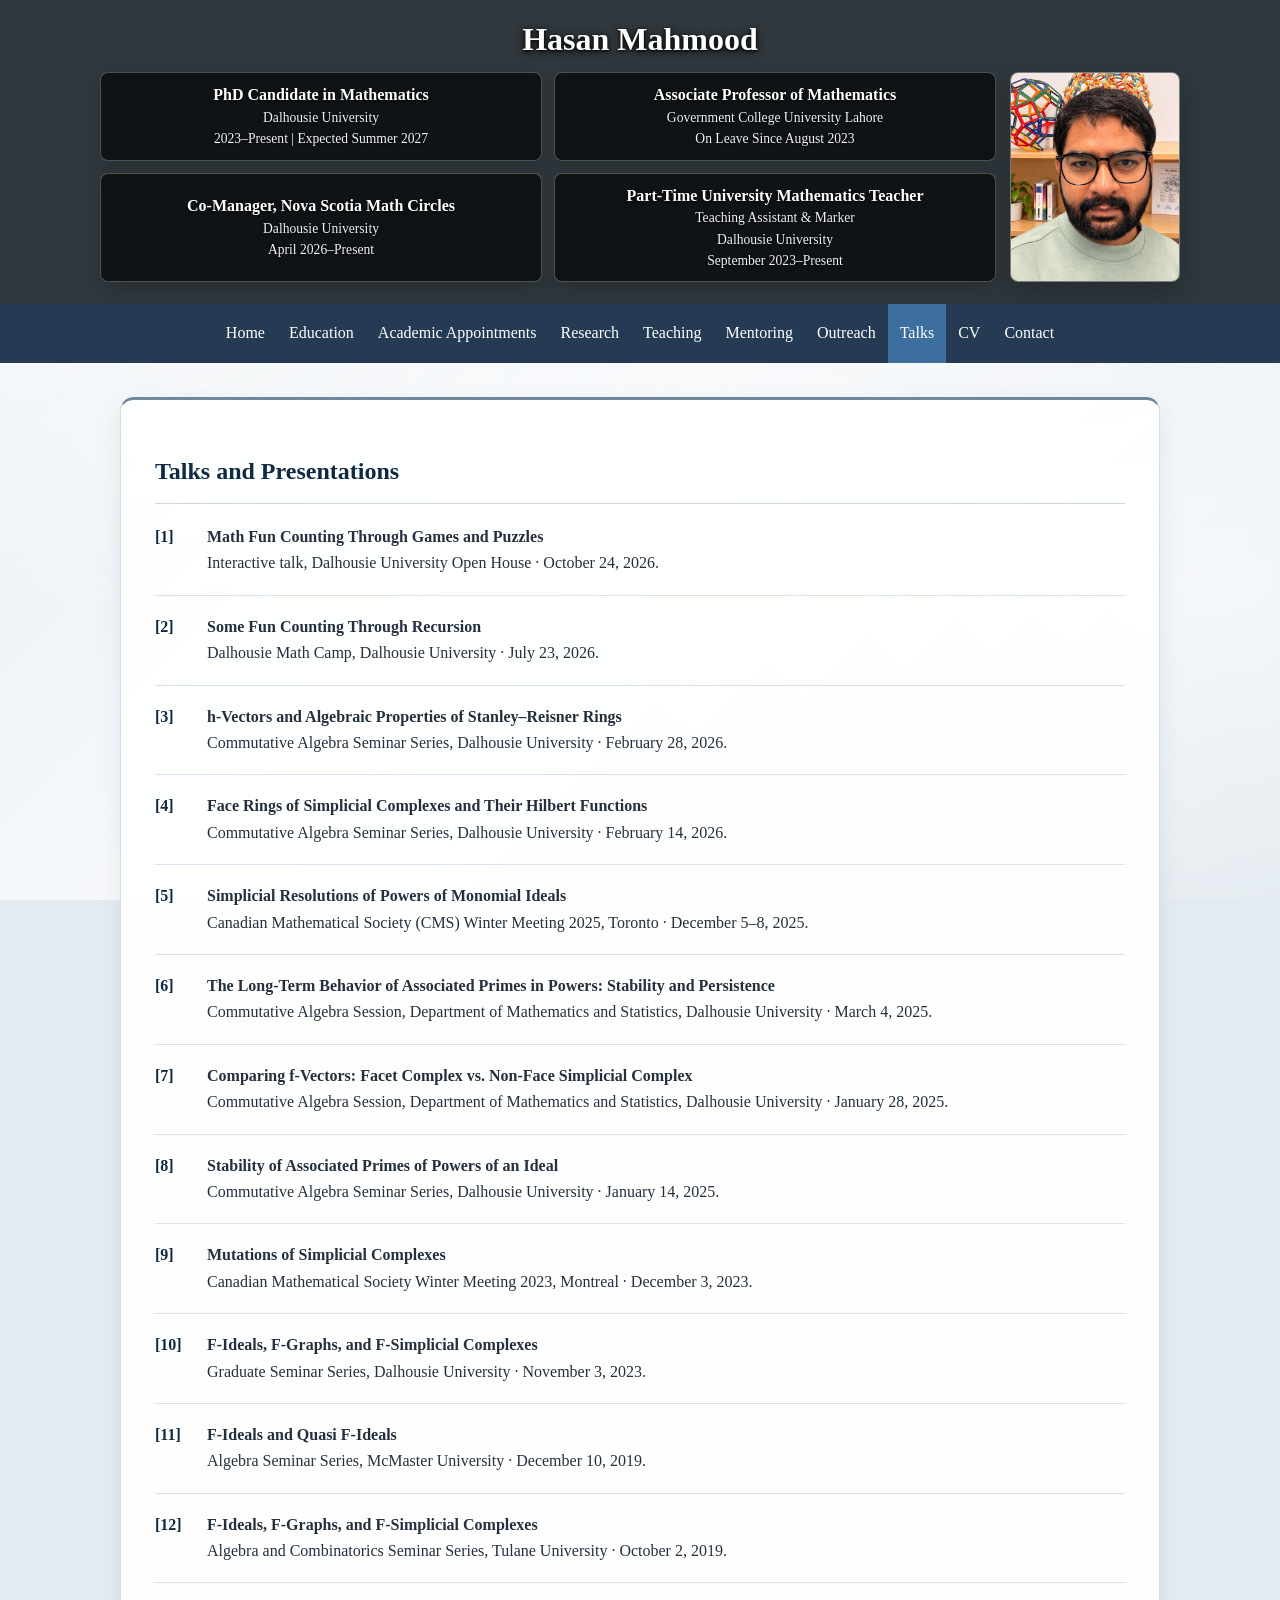
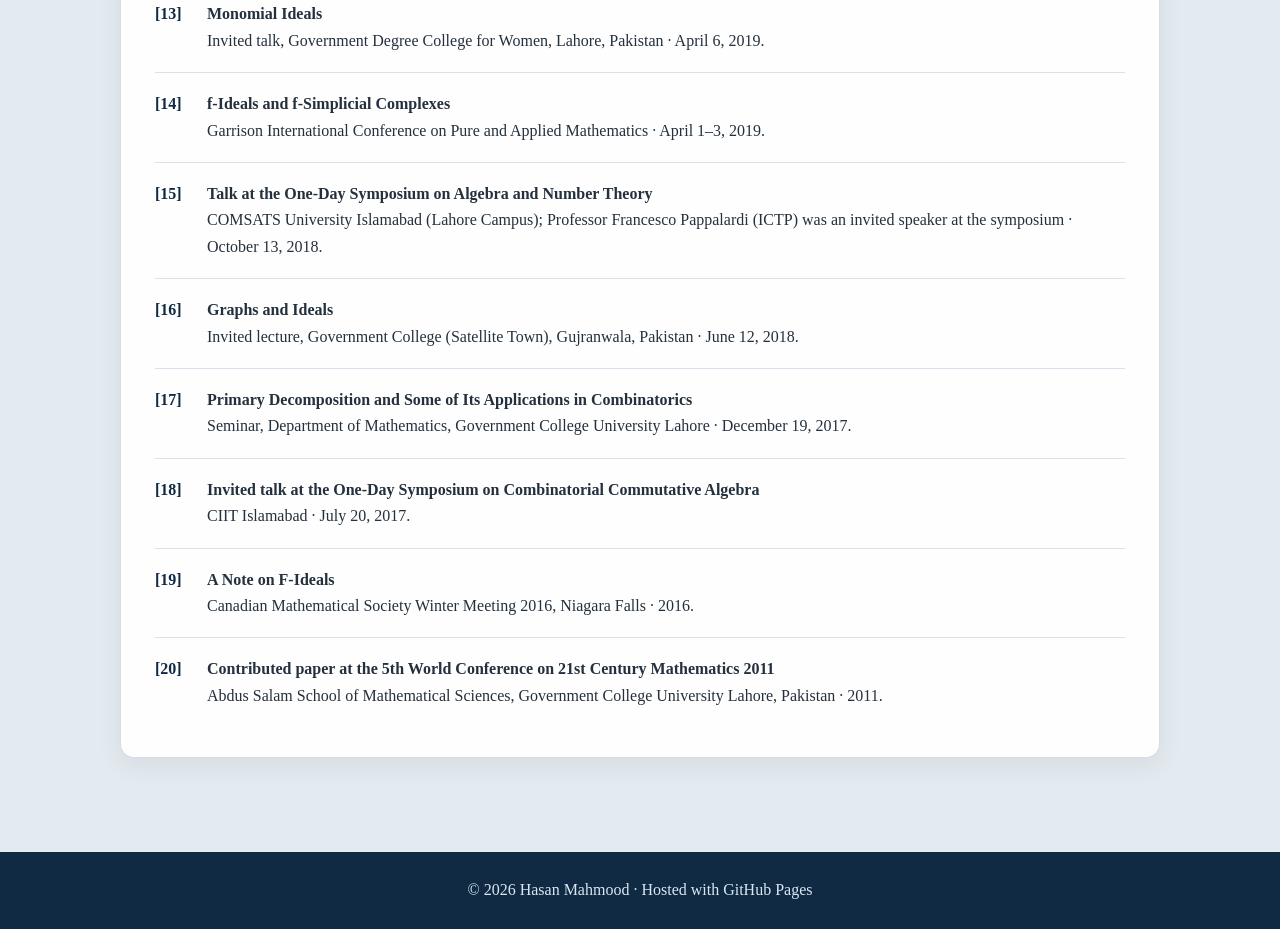
<file: talks.html>
<!DOCTYPE html>
<html lang="en">
<head>
<meta charset="UTF-8">
<meta name="viewport" content="width=device-width,initial-scale=1">
<title>Talks | Hasan Mahmood</title>
<style>
:root{--navy:#102a43;--navy-light:#243b53;--blue:#3d6f9e;--bg:#f7f9fc;--white:#fff;--text:#24303d;--muted:#5f6c7b;--border:#d9e2ec;--shadow:0 10px 30px rgba(16,42,67,.08)}
*{box-sizing:border-box}body{margin:0;font-family:Georgia,"Times New Roman",serif;color:var(--text);background:var(--bg);line-height:1.65}a{color:var(--blue)}
.top-banner{background:linear-gradient(120deg,var(--navy),var(--blue));color:white;text-align:center;padding:45px 20px 38px}.top-banner h1{font-size:2.5rem;margin:0 0 10px}.top-banner p{margin:4px}.affiliation{color:#d9e7f3}
nav{position:sticky;top:0;z-index:1000;background:var(--navy-light)}.nav-inner{max-width:1180px;margin:auto;display:flex;justify-content:center;flex-wrap:wrap}nav a{color:white;text-decoration:none;padding:16px 18px}nav a:hover,nav a.active{background:var(--blue)}
main{max-width:1080px;margin:34px auto;padding:0 20px 60px}.hero,.card{background:white;border-radius:14px;padding:32px 34px;box-shadow:var(--shadow)}.hero{display:grid;grid-template-columns:1fr 270px;gap:38px;align-items:center}.hero p,.intro{font-size:1.06rem;line-height:1.8;text-align:justify}.profile-photo{width:100%;aspect-ratio:4/5;object-fit:cover;object-position:center 34%;border-radius:14px;border:1px solid var(--border)}
h2{color:var(--navy)}.card{margin-top:28px}.section-title{padding-bottom:9px;border-bottom:2px solid var(--border)}.button{display:inline-block;background:var(--navy);color:white;text-decoration:none;padding:10px 17px;border-radius:7px;margin:4px}.button:hover{background:var(--blue)}
.highlights{display:grid;grid-template-columns:repeat(4,1fr);gap:18px;margin-top:28px}.highlight{background:white;border-top:5px solid var(--blue);border-radius:10px;padding:23px;box-shadow:var(--shadow)}.highlight h3{color:var(--navy);margin-top:0}.highlight p{color:var(--muted)}
ul.clean{padding-left:22px}.institution h3{color:var(--navy);margin-bottom:3px}.institution-note{color:var(--muted);font-style:italic;margin-top:0}.course-list{list-style:none;padding:0}.course-list li{display:grid;grid-template-columns:1fr 190px;gap:20px;padding:12px 0;border-bottom:1px solid var(--border)}.course-title{font-weight:bold}.course-term{text-align:right;color:var(--muted)}.grouped{display:grid;grid-template-columns:1fr 1fr;gap:24px}
.publication-list{list-style:none;counter-reset:pub;padding-left:0}.publication-list li{counter-increment:pub;position:relative;padding:0 0 18px 52px;margin:0 0 18px;border-bottom:1px solid var(--border);overflow-wrap:anywhere}.publication-list li::before{content:"[" counter(pub) "]";position:absolute;left:0;top:0;font-weight:bold;color:var(--navy)}.publication-list li:last-child{border-bottom:0;margin-bottom:0;padding-bottom:0}
footer{background:var(--navy);color:#d9e7f3;text-align:center;padding:25px 20px}@media(max-width:800px){.hero{grid-template-columns:1fr}.profile-photo{grid-row:1;max-width:270px;margin:auto}.highlights,.grouped{grid-template-columns:1fr}.course-list li{grid-template-columns:1fr}.course-term{text-align:left}}
</style>
<link rel="stylesheet" href="style.css?v=8">
</head>
<body>
<div id="site-header"></div>
<script src="header.js?v=5"></script>

<main>
<section class="card"><h2 class="section-title">Talks and Presentations</h2>
<ol class="publication-list">
<li><strong>Math Fun Counting Through Games and Puzzles</strong><br>Interactive talk, Dalhousie University Open House · October 24, 2026.</li>
<li><strong>Some Fun Counting Through Recursion</strong><br>Dalhousie Math Camp, Dalhousie University · July 23, 2026.</li>
<li><strong>h-Vectors and Algebraic Properties of Stanley–Reisner Rings</strong><br>Commutative Algebra Seminar Series, Dalhousie University · February 28, 2026.</li>
<li><strong>Face Rings of Simplicial Complexes and Their Hilbert Functions</strong><br>Commutative Algebra Seminar Series, Dalhousie University · February 14, 2026.</li>
<li><strong>Simplicial Resolutions of Powers of Monomial Ideals</strong><br>Canadian Mathematical Society (CMS) Winter Meeting 2025, Toronto · December 5–8, 2025.</li>
<li><strong>The Long-Term Behavior of Associated Primes in Powers: Stability and Persistence</strong><br>Commutative Algebra Session, Department of Mathematics and Statistics, Dalhousie University · March 4, 2025.</li>
<li><strong>Comparing f-Vectors: Facet Complex vs. Non-Face Simplicial Complex</strong><br>Commutative Algebra Session, Department of Mathematics and Statistics, Dalhousie University · January 28, 2025.</li>
<li><strong>Stability of Associated Primes of Powers of an Ideal</strong><br>Commutative Algebra Seminar Series, Dalhousie University · January 14, 2025.</li>
<li><strong>Mutations of Simplicial Complexes</strong><br>Canadian Mathematical Society Winter Meeting 2023, Montreal · December 3, 2023.</li>
<li><strong>F-Ideals, F-Graphs, and F-Simplicial Complexes</strong><br>Graduate Seminar Series, Dalhousie University · November 3, 2023.</li>
<li><strong>F-Ideals and Quasi F-Ideals</strong><br>Algebra Seminar Series, McMaster University · December 10, 2019.</li>
<li><strong>F-Ideals, F-Graphs, and F-Simplicial Complexes</strong><br>Algebra and Combinatorics Seminar Series, Tulane University · October 2, 2019.</li>
<li><strong>Monomial Ideals</strong><br>Invited talk, Government Degree College for Women, Lahore, Pakistan · April 6, 2019.</li>
<li><strong>f-Ideals and f-Simplicial Complexes</strong><br>Garrison International Conference on Pure and Applied Mathematics · April 1–3, 2019.</li>
<li><strong>Talk at the One-Day Symposium on Algebra and Number Theory</strong><br>COMSATS University Islamabad (Lahore Campus); Professor Francesco Pappalardi (ICTP) was an invited speaker at the symposium · October 13, 2018.</li>
<li><strong>Graphs and Ideals</strong><br>Invited lecture, Government College (Satellite Town), Gujranwala, Pakistan · June 12, 2018.</li>
<li><strong>Primary Decomposition and Some of Its Applications in Combinatorics</strong><br>Seminar, Department of Mathematics, Government College University Lahore · December 19, 2017.</li>
<li><strong>Invited talk at the One-Day Symposium on Combinatorial Commutative Algebra</strong><br>CIIT Islamabad · July 20, 2017.</li>
<li><strong>A Note on F-Ideals</strong><br>Canadian Mathematical Society Winter Meeting 2016, Niagara Falls · 2016.</li>
<li><strong>Contributed paper at the 5th World Conference on 21st Century Mathematics 2011</strong><br>Abdus Salam School of Mathematical Sciences, Government College University Lahore, Pakistan · 2011.</li>
</ol>
</section>
</main>
<footer>© 2026 Hasan Mahmood · Hosted with GitHub Pages</footer>
</body>
</html>
</file>
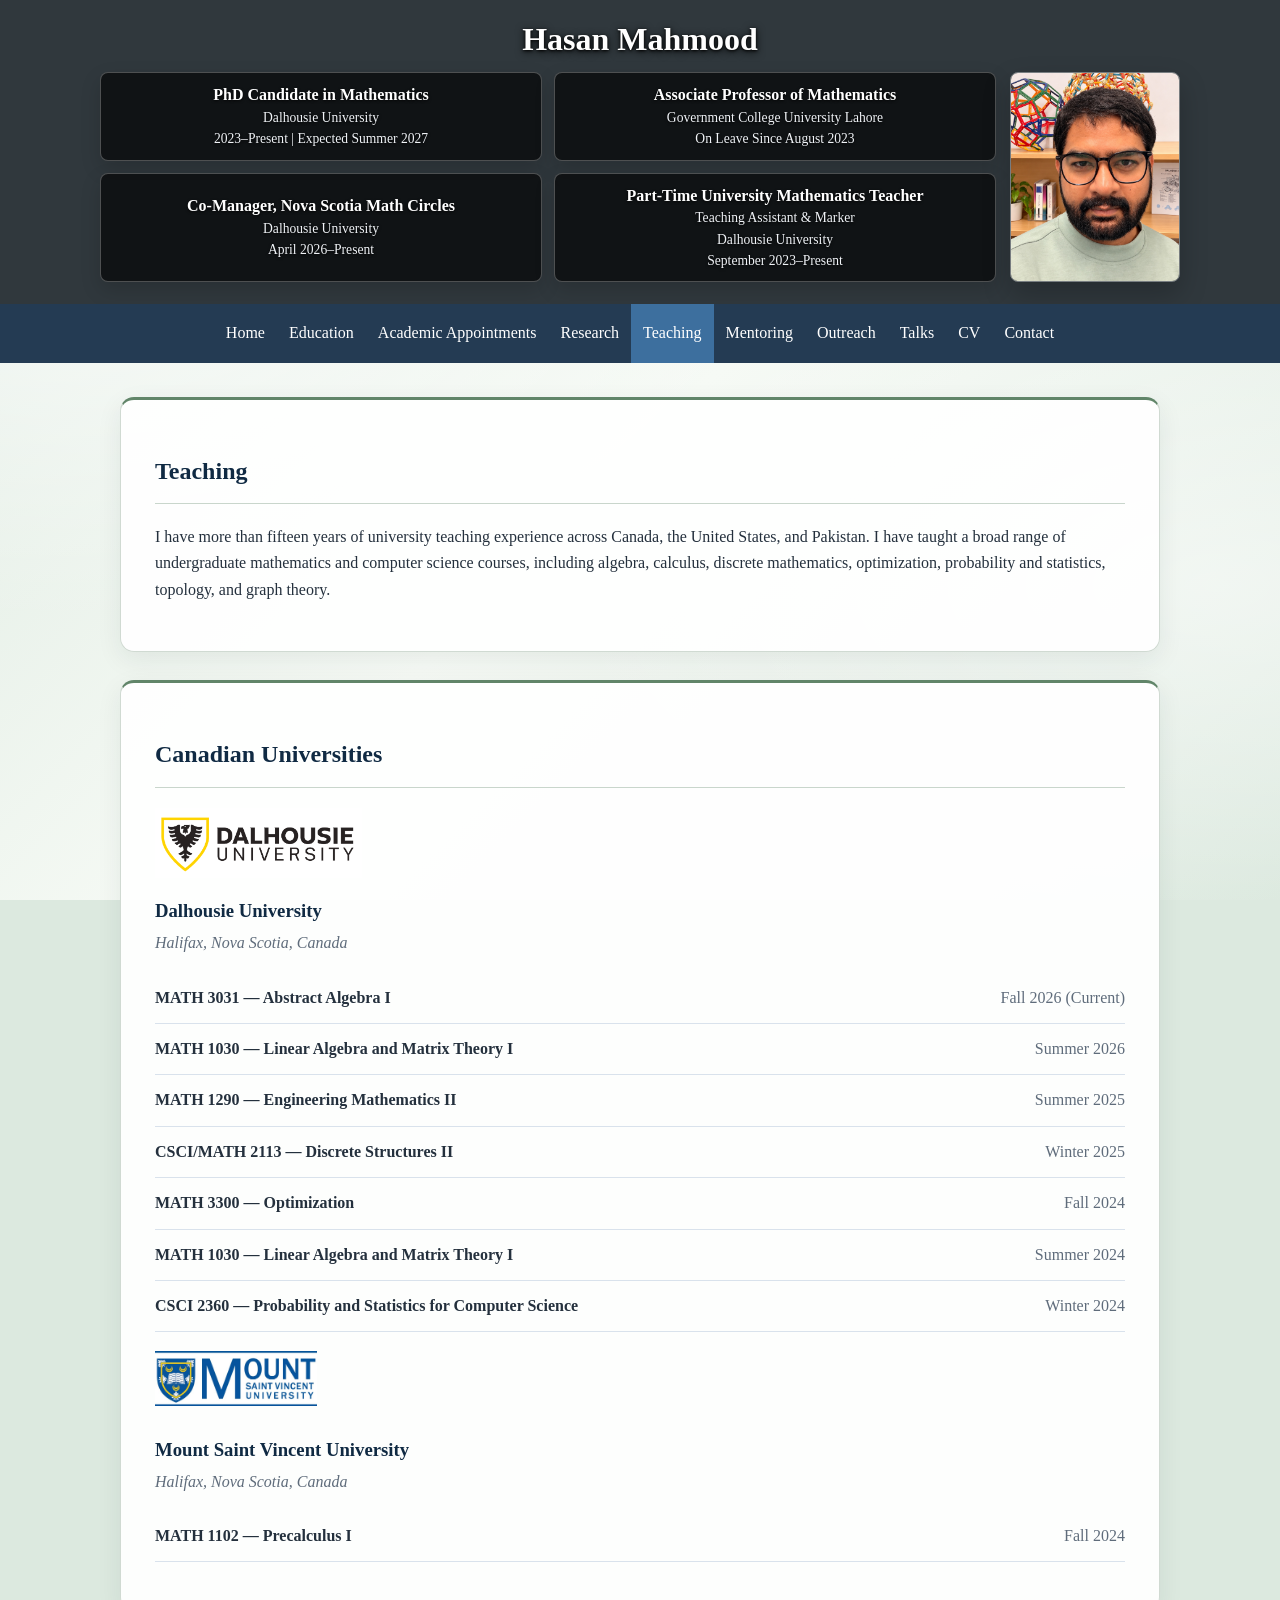
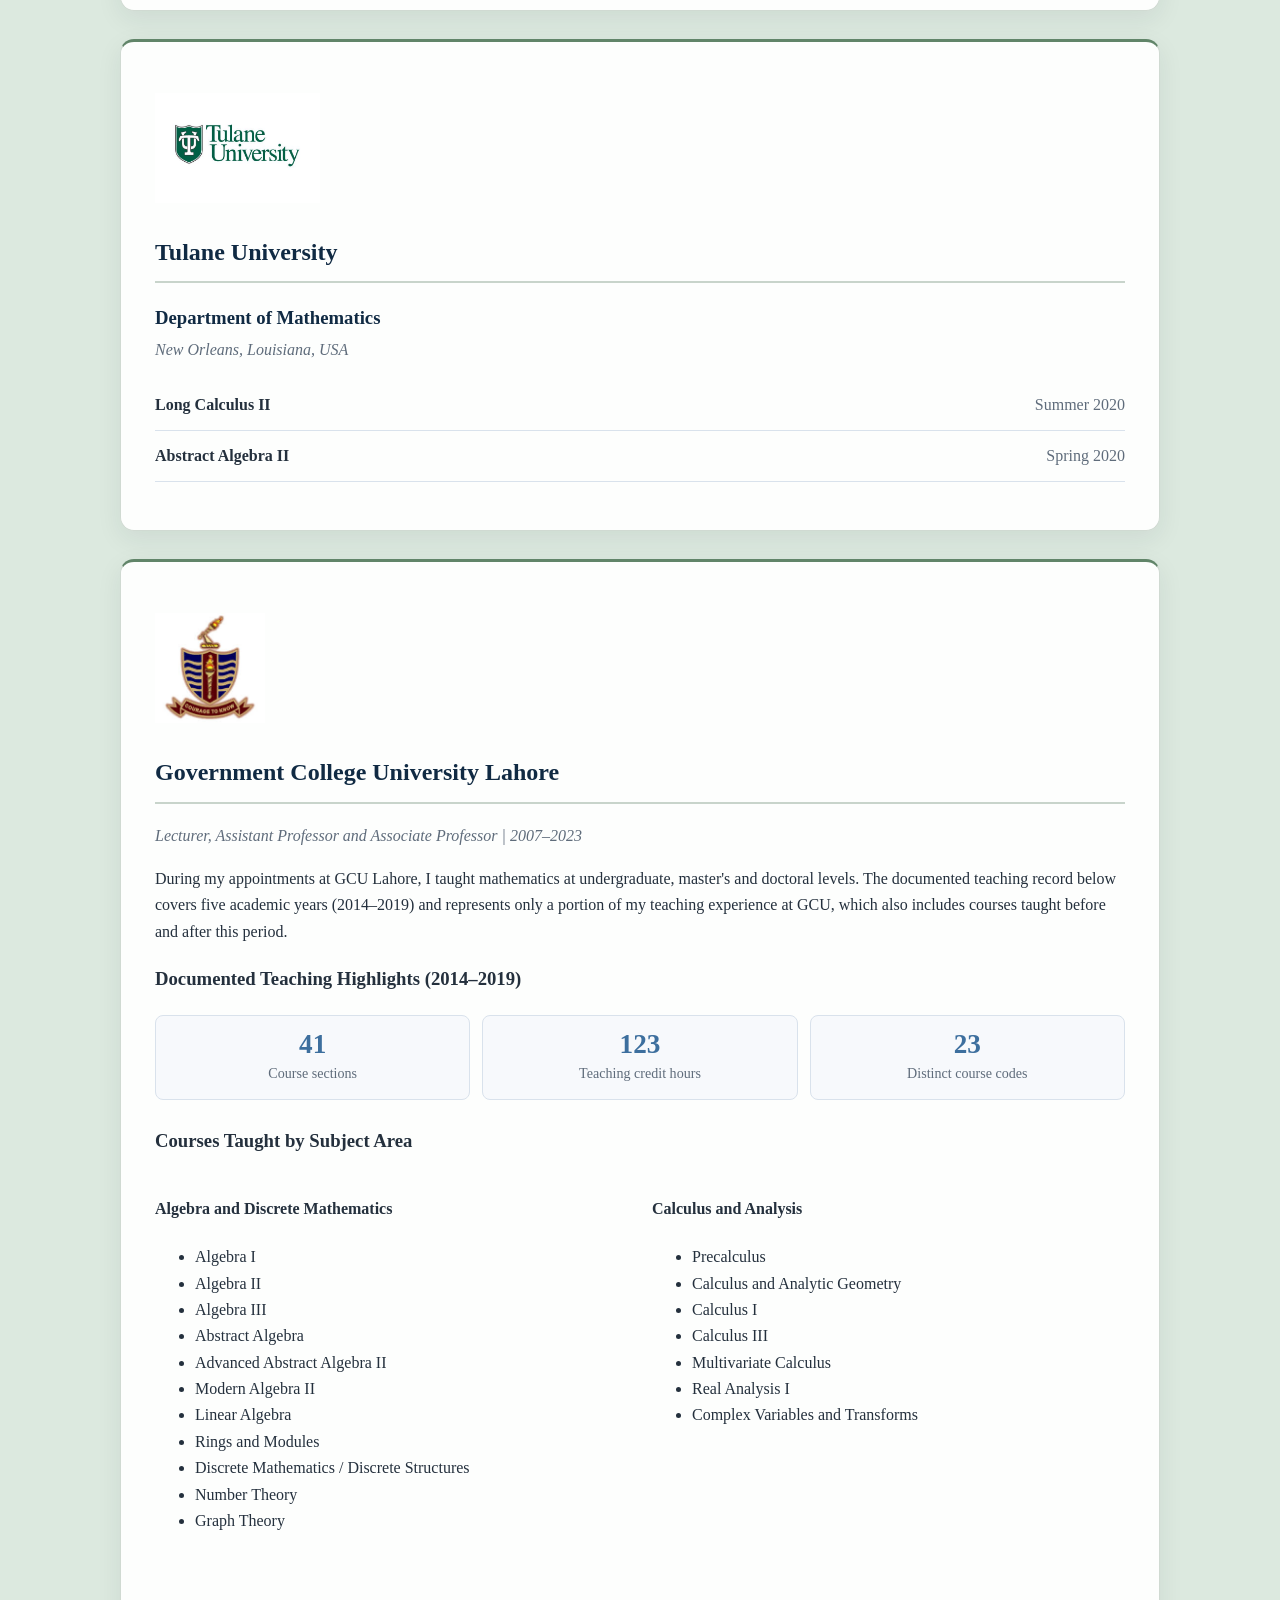
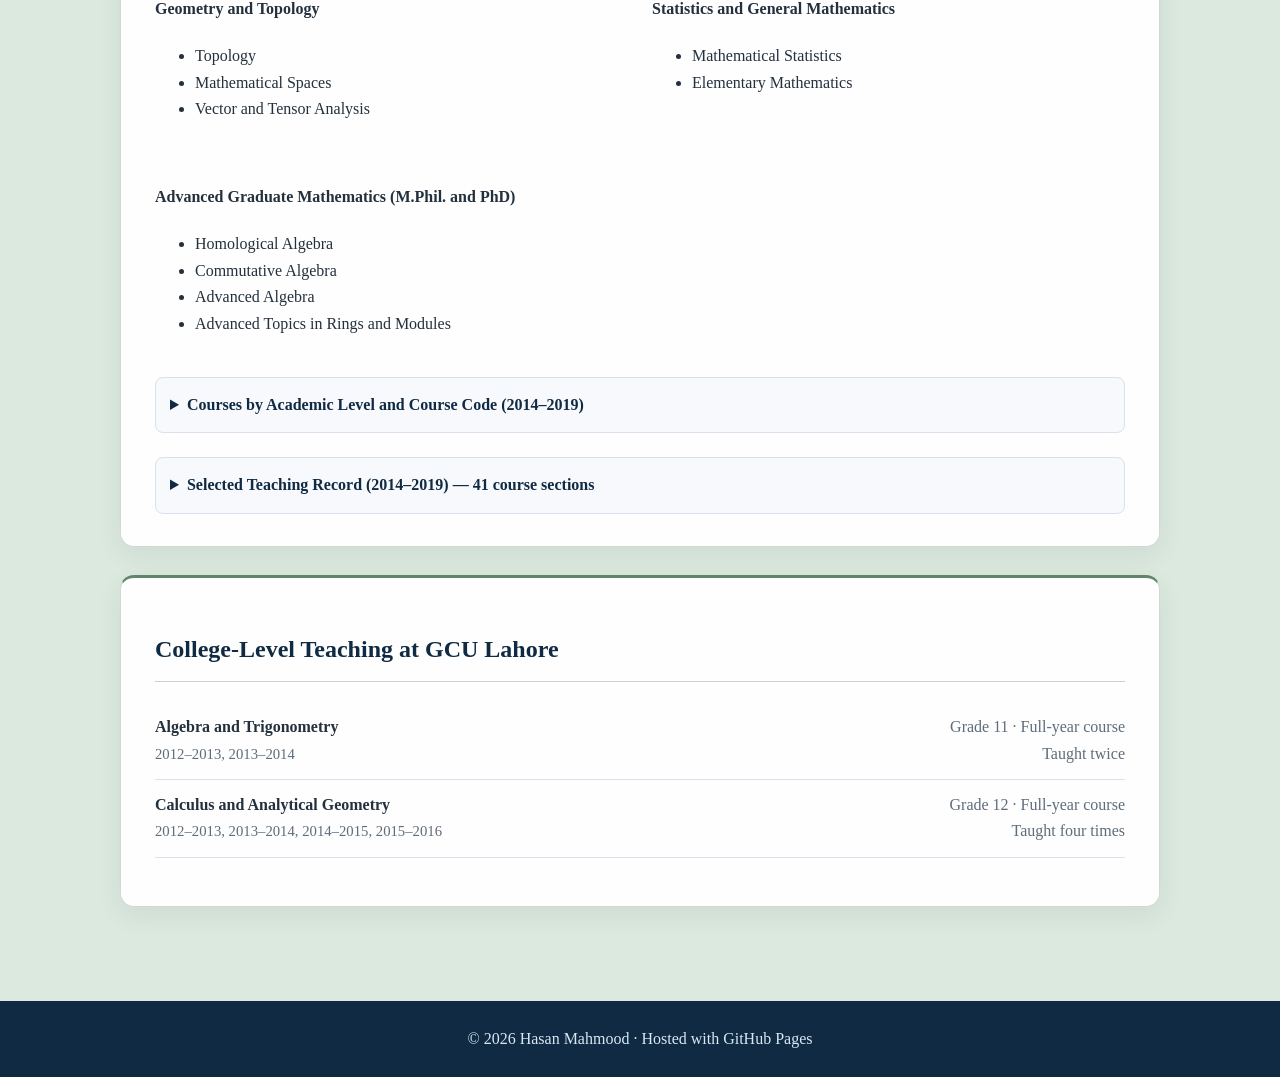
<file: teaching.html>
<!DOCTYPE html><html lang="en"><head><meta charset="UTF-8"><meta name="viewport" content="width=device-width,initial-scale=1"><title>Teaching | Hasan Mahmood</title><style>
:root{--navy:#102a43;--navy-light:#243b53;--blue:#3d6f9e;--bg:#f7f9fc;--white:#fff;--text:#24303d;--muted:#5f6c7b;--border:#d9e2ec;--shadow:0 10px 30px rgba(16,42,67,.08)}
*{box-sizing:border-box}body{margin:0;font-family:Georgia,"Times New Roman",serif;color:var(--text);background:var(--bg);line-height:1.65}a{color:var(--blue)}
.top-banner{background:linear-gradient(120deg,var(--navy),var(--blue));color:white;text-align:center;padding:45px 20px 38px}.top-banner h1{font-size:2.5rem;margin:0 0 10px}.top-banner p{margin:4px}.affiliation{color:#d9e7f3}
nav{position:sticky;top:0;z-index:1000;background:var(--navy-light)}.nav-inner{max-width:1180px;margin:auto;display:flex;justify-content:center;flex-wrap:wrap}nav a{color:white;text-decoration:none;padding:16px 18px}nav a:hover,nav a.active{background:var(--blue)}
main{max-width:1080px;margin:34px auto;padding:0 20px 60px}.hero,.card{background:white;border-radius:14px;padding:32px 34px;box-shadow:var(--shadow)}.hero{display:grid;grid-template-columns:1fr 270px;gap:38px;align-items:center}.hero p,.intro{font-size:1.06rem;line-height:1.8;text-align:justify}.profile-photo{width:100%;aspect-ratio:4/5;object-fit:cover;object-position:center 34%;border-radius:14px;border:1px solid var(--border)}
h2{color:var(--navy)}.card{margin-top:28px}.section-title{padding-bottom:9px;border-bottom:2px solid var(--border)}.button{display:inline-block;background:var(--navy);color:white;text-decoration:none;padding:10px 17px;border-radius:7px;margin:4px}.button:hover{background:var(--blue)}
.highlights{display:grid;grid-template-columns:repeat(4,1fr);gap:18px;margin-top:28px}.highlight{background:white;border-top:5px solid var(--blue);border-radius:10px;padding:23px;box-shadow:var(--shadow)}.highlight h3{color:var(--navy);margin-top:0}.highlight p{color:var(--muted)}
ul.clean{padding-left:22px}.institution h3{color:var(--navy);margin-bottom:3px}.institution-note{color:var(--muted);font-style:italic;margin-top:0}.course-list{list-style:none;padding:0}.course-list li{display:grid;grid-template-columns:1fr 190px;gap:20px;padding:12px 0;border-bottom:1px solid var(--border)}.course-title{font-weight:bold}.course-term{text-align:right;color:var(--muted)}.grouped{display:grid;grid-template-columns:1fr 1fr;gap:24px}
footer{background:var(--navy);color:#d9e7f3;text-align:center;padding:25px 20px}@media(max-width:800px){.hero{grid-template-columns:1fr}.profile-photo{grid-row:1;max-width:270px;margin:auto}.highlights,.grouped{grid-template-columns:1fr}.course-list li{grid-template-columns:1fr}.course-term{text-align:left}}

.gcu-stats{display:grid;grid-template-columns:repeat(3,minmax(0,1fr));gap:12px;margin:20px 0 26px}.gcu-stats div{background:var(--bg);border:1px solid var(--border);border-radius:8px;text-align:center;padding:12px 8px}.gcu-stats strong{display:block;color:var(--blue);font-size:1.7rem;line-height:1.2}.gcu-stats span{font-size:.88rem;color:var(--muted)}.gcu-record{margin-top:24px;border:1px solid var(--border);border-radius:8px;padding:14px;background:var(--bg)}.gcu-record summary{cursor:pointer;font-weight:bold;color:var(--navy)}.gcu-table-wrap{overflow-x:auto}.gcu-record table{border-collapse:collapse;width:100%;font-size:.88rem;background:white}.gcu-record th,.gcu-record td{padding:9px;border-bottom:1px solid var(--border);text-align:left}.gcu-record thead{background:var(--navy);color:white}.gcu-record tbody tr:nth-child(even){background:var(--bg)}.gcu-record tfoot{font-weight:bold}.gcu-record td:nth-child(2),.gcu-record td:nth-child(6){white-space:nowrap}@media(max-width:500px){.gcu-stats{grid-template-columns:1fr}.gcu-record{padding:10px}}
</style><link rel="stylesheet" href="style.css?v=8">
</head><body>
<div id="site-header"></div>
<script src="header.js?v=5"></script><main>

    <section class="card">
      <h2>Teaching</h2>

      <p>
        I have more than fifteen years of university teaching experience across
        Canada, the United States, and Pakistan. I have taught a broad range of
        undergraduate mathematics and computer science courses, including
        algebra, calculus, discrete mathematics, optimization, probability and
        statistics, topology, and graph theory.
      </p>
    </section>

    <section class="card">
      <h2 class="section-title">Canadian Universities</h2>

      <div class="institution">
      <h3 style="display:flex; align-items:center; gap:12px;">
  <img src="dalhousie-logo.png"
       alt="Dalhousie University logo"
       style="height:70px; width:auto; max-width:100%;">
</h3>
          <h3>Dalhousie University</h3>
        <p class="institution-note">Halifax, Nova Scotia, Canada</p>

        <ul class="course-list">
            <li>
  <span class="course-title">MATH 3031 — Abstract Algebra I</span>
  <span class="course-term">Fall 2026 (Current)</span>
</li>
          <li>
            <span class="course-title">MATH 1030 — Linear Algebra and Matrix Theory I</span>
            <span class="course-term">Summer 2026</span>
          </li>
          <li>
            <span class="course-title">MATH 1290 — Engineering Mathematics II</span>
            <span class="course-term">Summer 2025</span>
          </li>
          <li>
            <span class="course-title">CSCI/MATH 2113 — Discrete Structures II</span>
            <span class="course-term">Winter 2025</span>
          </li>
          <li>
            <span class="course-title">MATH 3300 — Optimization</span>
            <span class="course-term">Fall 2024</span>
          </li>
          <li>
            <span class="course-title">MATH 1030 — Linear Algebra and Matrix Theory I</span>
            <span class="course-term">Summer 2024</span>
          </li>
          <li>
            <span class="course-title">CSCI 2360 — Probability and Statistics for Computer Science</span>
            <span class="course-term">Winter 2024</span>
          </li>
        </ul>
      </div>

      <div class="institution">
  

<h3>
  <img src="msvu-logo.png"
       alt="Mount Saint Vincent University"
       style="height:55px; width:auto; max-width:100%;">
</h3>

        <h3>Mount Saint Vincent University</h3>
        <p class="institution-note">Halifax, Nova Scotia, Canada</p>

        <ul class="course-list">
          <li>
            <span class="course-title">MATH 1102 — Precalculus I</span>
            <span class="course-term">Fall 2024</span>
          </li>
        </ul>
      </div>
    </section>

    <section class="card">
        
<h3>
  <img src="tulane-logo.png"
       alt="Tulane University"
       style="height:110px; width:auto; max-width:100%;">
</h3>
      <h2 class="section-title">Tulane University</h2>

      <div class="institution">
        <h3>Department of Mathematics</h3>
        <p class="institution-note">New Orleans, Louisiana, USA</p>

        <ul class="course-list">
          <li>
            <span class="course-title">Long Calculus II</span>
            <span class="course-term">Summer 2020</span>
          </li>
          <li>
            <span class="course-title">Abstract Algebra II</span>
            <span class="course-term">Spring 2020</span>
          </li>
        </ul>
      </div>
    </section>

    <section class="card">
        <h3>
  <img src="gcu-logo.png"
       alt="Government College University Lahore"
       style="height:110px; width:auto; max-width:100%;">
</h3>
      <h2 class="section-title">Government College University Lahore</h2>

<p class="institution-note">Lecturer, Assistant Professor and Associate Professor | 2007–2023</p>
<p>During my appointments at GCU Lahore, I taught mathematics at undergraduate, master's and doctoral levels. The documented teaching record below covers five academic years (2014–2019) and represents only a portion of my teaching experience at GCU, which also includes courses taught before and after this period.</p>
<h3>Documented Teaching Highlights (2014–2019)</h3><div class="gcu-stats"><div><strong>41</strong><span>Course sections</span></div><div><strong>123</strong><span>Teaching credit hours</span></div><div><strong>23</strong><span>Distinct course codes</span></div></div>
<h3>Courses Taught by Subject Area</h3>
<div class="grouped">
<div class="course-group"><h4>Algebra and Discrete Mathematics</h4><ul><li>Algebra I</li><li>Algebra II</li><li>Algebra III</li><li>Abstract Algebra</li><li>Advanced Abstract Algebra II</li><li>Modern Algebra II</li><li>Linear Algebra</li><li>Rings and Modules</li><li>Discrete Mathematics / Discrete Structures</li><li>Number Theory</li><li>Graph Theory</li></ul></div>
<div class="course-group"><h4>Calculus and Analysis</h4><ul><li>Precalculus</li><li>Calculus and Analytic Geometry</li><li>Calculus I</li><li>Calculus III</li><li>Multivariate Calculus</li><li>Real Analysis I</li><li>Complex Variables and Transforms</li></ul></div>
<div class="course-group"><h4>Geometry and Topology</h4><ul><li>Topology</li><li>Mathematical Spaces</li><li>Vector and Tensor Analysis</li></ul></div>
<div class="course-group"><h4>Statistics and General Mathematics</h4><ul><li>Mathematical Statistics</li><li>Elementary Mathematics</li></ul></div>
<div class="course-group"><h4>Advanced Graduate Mathematics (M.Phil. and PhD)</h4><ul><li>Homological Algebra</li><li>Commutative Algebra</li><li>Advanced Algebra</li><li>Advanced Topics in Rings and Modules</li></ul></div>
</div>
<details class="gcu-record"><summary>Courses by Academic Level and Course Code (2014–2019)</summary><h3>Undergraduate Courses — B.S. (Honours)</h3><ul class="course-list">
<li><span class="course-title">Algebra I</span><span class="course-term">MATH-2201</span></li>
<li><span class="course-title">Algebra II</span><span class="course-term">MATH-3101</span></li>
<li><span class="course-title">Algebra III</span><span class="course-term">MATH-3201</span></li>
<li><span class="course-title">Number Theory</span><span class="course-term">MATH-1202</span></li>
<li><span class="course-title">Elementary Mathematics</span><span class="course-term">EMATH-2202</span></li>
<li><span class="course-title">Multivariate Calculus</span><span class="course-term">CSMATH-3101</span></li>
<li><span class="course-title">Pre-Calculus</span><span class="course-term">ALMATH-1202</span></li>
<li><span class="course-title">Discrete Structures</span><span class="course-term">MATH-1102</span></li>
<li><span class="course-title">Calculus and Analytic Geometry</span><span class="course-term">CSMATH-1101</span></li>
<li><span class="course-title">Rings and Modules</span><span class="course-term">MATH-4224</span></li>
<li><span class="course-title">Calculus III</span><span class="course-term">MATH-2101</span></li>
<li><span class="course-title">Mathematical Spaces</span><span class="course-term">MATH-3204</span></li>
<li><span class="course-title">Modern Algebra II</span><span class="course-term">MATH-4213</span></li>
</ul>
<h3>Master’s Courses — M.Sc.</h3><ul class="course-list">
<li><span class="course-title">Vector and Tensor Analysis</span><span class="course-term">MATH-306</span></li>
<li><span class="course-title">Rings and Modules</span><span class="course-term">MATH-419</span></li>
<li><span class="course-title">Abstract Algebra</span><span class="course-term">MATH-302</span></li>
<li><span class="course-title">Real Analysis I</span><span class="course-term">MATH-301</span></li>
<li><span class="course-title">Linear Algebra</span><span class="course-term">MATH-355</span></li>
<li><span class="course-title">Advanced Abstract Algebra II</span><span class="course-term">MATH-455</span></li>
</ul>
<h3>Graduate Courses — M.Phil. and PhD</h3><ul class="course-list">
<li><span class="course-title">Homological Algebra</span><span class="course-term">MATH-7145</span></li>
<li><span class="course-title">Advanced Topics in Rings and Modules</span><span class="course-term">MATH-7142</span></li>
<li><span class="course-title">Commutative Algebra</span><span class="course-term">MATH-7111</span></li>
<li><span class="course-title">Advanced Algebra</span><span class="course-term">MATH-7103</span></li>
</ul>
</details>
<details class="gcu-record"><summary>Selected Teaching Record (2014–2019) — 41 course sections</summary><p class="institution-note">All entries carry three credit hours. Term labels follow the original teaching record.</p><div class="gcu-table-wrap" tabindex="0" role="region" aria-label="Detailed teaching record"><table><thead><tr><th scope="col">#</th><th scope="col">Term</th><th scope="col">Program</th><th scope="col">Semester</th><th scope="col">Course title</th><th scope="col">Code</th><th scope="col">Credits</th></tr></thead><tbody>
<tr><td>1</td><td>Winter 2014</td><td>B.S. (Hons.)</td><td>V</td><td>Algebra II</td><td>MATH-3101</td><td>3</td></tr>
<tr><td>2</td><td>Winter 2014</td><td>M.Sc.</td><td>I</td><td>Vector and Tensor Analysis</td><td>MATH-306</td><td>3</td></tr>
<tr><td>3</td><td>Winter 2014</td><td>M.Sc.</td><td>III</td><td>Rings and Modules</td><td>MATH-419</td><td>3</td></tr>
<tr><td>4</td><td>Spring 2015</td><td>B.S. (Hons.)</td><td>II</td><td>Number Theory</td><td>MATH-1202</td><td>3</td></tr>
<tr><td>5</td><td>Spring 2015</td><td>B.S. (Hons.)</td><td>VI</td><td>Algebra III</td><td>MATH-3201</td><td>3</td></tr>
<tr><td>6</td><td>Spring 2015</td><td>B.S. (Hons.)</td><td>IV</td><td>Elementary Mathematics</td><td>EMATH-2202</td><td>3</td></tr>
<tr><td>7</td><td>Spring 2015</td><td>M.Phil./PhD</td><td>II</td><td>Homological Algebra</td><td>MATH-7145</td><td>3</td></tr>
<tr><td>8</td><td>Winter 2015</td><td>B.S. (Hons.)</td><td>III</td><td>Multivariate Calculus</td><td>CSMATH-3101</td><td>3</td></tr>
<tr><td>9</td><td>Winter 2015</td><td>B.S. (Hons.)</td><td>V</td><td>Algebra II</td><td>MATH-3101</td><td>3</td></tr>
<tr><td>10</td><td>Winter 2015</td><td>M.Sc.</td><td>I</td><td>Abstract Algebra</td><td>MATH-302</td><td>3</td></tr>
<tr><td>11</td><td>Winter 2015</td><td>M.Sc.</td><td>III</td><td>Rings and Modules</td><td>MATH-419</td><td>3</td></tr>
<tr><td>12</td><td>Spring 2016</td><td>B.S. (Hons.)</td><td>II</td><td>Pre-Calculus</td><td>ALMATH-1202</td><td>3</td></tr>
<tr><td>13</td><td>Spring 2016</td><td>B.S. (Hons.)</td><td>IV</td><td>Elementary Mathematics</td><td>EMATH-2202</td><td>3</td></tr>
<tr><td>14</td><td>Spring 2016</td><td>M.Phil./PhD</td><td>II</td><td>Advanced Topics in Rings and Modules</td><td>MATH-7142</td><td>3</td></tr>
<tr><td>15</td><td>Winter 2016</td><td>B.S. (Hons.)</td><td>I</td><td>Discrete Structures</td><td>MATH-1102</td><td>3</td></tr>
<tr><td>16</td><td>Winter 2016</td><td>B.S. (Hons.)</td><td>I</td><td>Calculus and Analytic Geometry</td><td>CSMATH-1101</td><td>3</td></tr>
<tr><td>17</td><td>Winter 2016</td><td>B.S. (Hons.)</td><td>V</td><td>Algebra II</td><td>MATH-3101</td><td>3</td></tr>
<tr><td>18</td><td>Winter 2016</td><td>B.S. (Hons.)</td><td>VII</td><td>Rings and Modules</td><td>MATH-4224</td><td>3</td></tr>
<tr><td>19</td><td>Winter 2016</td><td>M.Sc.</td><td>I</td><td>Real Analysis I</td><td>MATH-301</td><td>3</td></tr>
<tr><td>20</td><td>Spring 2017</td><td>B.S. (Hons.)</td><td>II</td><td>Number Theory</td><td>MATH-1202</td><td>3</td></tr>
<tr><td>21</td><td>Spring 2017</td><td>B.S. (Hons.)</td><td>V</td><td>Algebra I</td><td>MATH-2201</td><td>3</td></tr>
<tr><td>22</td><td>Spring 2017</td><td>M.Phil./PhD</td><td>II</td><td>Homological Algebra</td><td>MATH-7145</td><td>3</td></tr>
<tr><td>23</td><td>Winter 2017</td><td>B.S. (Hons.)</td><td>III</td><td>Calculus III</td><td>MATH-2101</td><td>3</td></tr>
<tr><td>24</td><td>Winter 2017</td><td>B.S. (Hons.)</td><td>V</td><td>Algebra II</td><td>MATH-3101</td><td>3</td></tr>
<tr><td>25</td><td>Winter 2017</td><td>M.Sc.</td><td>I</td><td>Abstract Algebra</td><td>MATH-302</td><td>3</td></tr>
<tr><td>26</td><td>Winter 2017</td><td>M.Sc.</td><td>III</td><td>Rings and Modules</td><td>MATH-419</td><td>3</td></tr>
<tr><td>27</td><td>Spring 2018</td><td>B.S. (Hons.)</td><td>II</td><td>Number Theory</td><td>MATH-1202</td><td>3</td></tr>
<tr><td>28</td><td>Spring 2018</td><td>B.S. (Hons.)</td><td>V</td><td>Algebra I</td><td>MATH-2201</td><td>3</td></tr>
<tr><td>29</td><td>Spring 2018</td><td>B.S. (Hons.)</td><td>IV</td><td>Elementary Mathematics</td><td>EMATH-2202</td><td>3</td></tr>
<tr><td>30</td><td>Spring 2018</td><td>M.Sc.</td><td>II</td><td>Linear Algebra</td><td>MATH-355</td><td>3</td></tr>
<tr><td>31</td><td>Spring 2018</td><td>M.Sc.</td><td>III</td><td>Advanced Abstract Algebra II</td><td>MATH-455</td><td>3</td></tr>
<tr><td>32</td><td>Spring 2018</td><td>M.Phil./PhD</td><td>II</td><td>Commutative Algebra</td><td>MATH-7111</td><td>3</td></tr>
<tr><td>33</td><td>Winter 2018</td><td>B.S. (Hons.)</td><td>III</td><td>Calculus III</td><td>MATH-2101</td><td>3</td></tr>
<tr><td>34</td><td>Winter 2018</td><td>B.S. (Hons.)</td><td>V</td><td>Algebra II</td><td>MATH-3101</td><td>3</td></tr>
<tr><td>35</td><td>Winter 2018</td><td>B.S. (Hons.)</td><td>VII</td><td>Rings and Modules</td><td>MATH-4224</td><td>3</td></tr>
<tr><td>36</td><td>Winter 2018</td><td>M.Sc.</td><td>III</td><td>Rings and Modules</td><td>MATH-419</td><td>3</td></tr>
<tr><td>37</td><td>Winter 2018</td><td>M.Phil./PhD</td><td>I</td><td>Advanced Algebra</td><td>MATH-7103</td><td>3</td></tr>
<tr><td>38</td><td>Spring 2019</td><td>B.S. (Hons.)</td><td>IV</td><td>Elementary Mathematics</td><td>EMATH-2202</td><td>3</td></tr>
<tr><td>39</td><td>Spring 2019</td><td>B.S. (Hons.)</td><td>VI</td><td>Mathematical Spaces</td><td>MATH-3204</td><td>3</td></tr>
<tr><td>40</td><td>Spring 2019</td><td>B.S. (Hons.)</td><td>VIII</td><td>Modern Algebra II</td><td>MATH-4213</td><td>3</td></tr>
<tr><td>41</td><td>Spring 2019</td><td>M.Phil./PhD</td><td>II</td><td>Commutative Algebra</td><td>MATH-7111</td><td>3</td></tr>
</tbody><tfoot><tr><th colspan="6" scope="row">Total</th><td>123</td></tr></tfoot></table></div></details>
    </section>

    <section class="card">
      <h2 class="section-title">College-Level Teaching at GCU Lahore</h2>

      <ul class="course-list">
        <li>
          <div><span class="course-title">Algebra and Trigonometry</span><br>
          <span style="color:var(--muted);font-size:.92rem;">2012–2013, 2013–2014</span></div>
          <span class="course-term">Grade 11 · Full-year course<br>Taught twice</span>
        </li>
        <li>
          <div><span class="course-title">Calculus and Analytical Geometry</span><br>
          <span style="color:var(--muted);font-size:.92rem;">2012–2013, 2013–2014, 2014–2015, 2015–2016</span></div>
          <span class="course-term">Grade 12 · Full-year course<br>Taught four times</span>
        </li>
      </ul>
    </section>

  </main><footer>© 2026 Hasan Mahmood · Hosted with GitHub Pages</footer></body></html>
</file>
<file: style.css>
/* Shared header and navigation — edit here for all pages. */
header.shared-banner {
  position: relative;
  overflow: hidden;
  isolation: isolate;
  background-color: #30383d;
  background-size: cover;
  background-position: center center;
  background-repeat: no-repeat;
  color: white;
  text-align: center;
  padding: 20px 20px 22px;
}

header.shared-banner > * { position: relative; z-index: 1; }
header.shared-banner h1 { color: white; font-size: 2rem; line-height: 1.2; margin: 0 0 14px; text-shadow: 0 1px 3px #000, 0 2px 9px rgba(0,0,0,.85); }
.shared-banner .banner-layout { display: grid; grid-template-columns: minmax(0,1fr) 170px; gap: 14px; max-width: 1080px; margin: auto; align-items: stretch; }
.shared-banner .academic-roles { display: grid; grid-template-columns: repeat(2,minmax(0,1fr)); gap: 12px; width: 100%; margin: 0; }
.shared-banner .academic-role {
  background: rgba(0, 0, 0, 0.65);
  min-width: 0;
  border: 1px solid rgba(255,255,255,.26);
  border-radius: 8px;
  padding: 11px 14px;
  display: flex;
  flex-direction: column;
  align-items: center;
  justify-content: center;
  transition: transform .2s ease, box-shadow .2s ease;
  box-shadow: 0 8px 20px rgba(0,0,0,.15);
  backdrop-filter: none;
}
.shared-banner .academic-role:hover { transform: translateY(-2px); box-shadow: 0 10px 24px rgba(0,0,0,.22); }
.shared-banner .academic-role strong { color: white; font-size: 1rem; line-height: 1.35; }
.shared-banner .academic-role p { color: #f0f3f7; font-size: .85rem; line-height: 1.35; margin: 3px 0 0; text-align: center; }
.shared-banner .banner-photo { position: relative; min-height: 0; }
.shared-banner .site-portrait {
  position: absolute; inset: 0; width: 100%; height: 100%; object-fit: cover; object-position: center 34%;
  border-radius: 8px; border: 1px solid rgba(255,255,255,.35); box-shadow: 0 12px 28px rgba(0,0,0,.22);
}
nav.shared-nav { position: sticky; top: 0; z-index: 1000; background: #243b53; }
.shared-nav .nav-inner { max-width: 1440px; margin: auto; display: flex; justify-content: center; flex-wrap: wrap; }
.shared-nav a { color: white; text-decoration: none; padding: 16px 12px; white-space: nowrap; }
.shared-nav a:hover, .shared-nav a.active { background: #3d6f9e; }

/* Page-specific header photographs */
body.page-index header.shared-banner {
  background-image: url("https://images.unsplash.com/photo-1724169913051-49f6ff76a070?auto=format&fit=crop&fm=jpg&q=80&w=1800");
  background-position: center 58%;
}
body.page-education header.shared-banner {
  background-image: url("https://images.unsplash.com/photo-1631549623760-32e83c5dd5da?auto=format&fit=crop&fm=jpg&q=80&w=1800");
  background-position: center 42%;
}
body.page-appointments header.shared-banner {
  background-image: url("https://images.unsplash.com/photo-1533579436102-fcc5a403c554?auto=format&fit=crop&fm=jpg&q=80&w=1800");
  background-position: center 50%;
}
body.page-research header.shared-banner {
  background-image: url("https://images.unsplash.com/photo-1658239828542-daa29a4cd472?auto=format&fit=crop&fm=jpg&q=80&w=1800");
  background-position: center 46%;
}
body.page-teaching header.shared-banner {
  background-image: url("https://images.unsplash.com/photo-1567790484933-44b83527e991?auto=format&fit=crop&fm=jpg&q=80&w=1800");
  background-position: center 52%;
}
body.page-mentoring header.shared-banner {
  background-image: url("https://images.unsplash.com/photo-1471513671800-b09c87e1497c?auto=format&fit=crop&fm=jpg&q=80&w=1800");
  background-position: center 50%;
}
body.page-outreach header.shared-banner {
  background-image: url("https://images.unsplash.com/photo-1748299712616-56633544eca2?auto=format&fit=crop&fm=jpg&q=80&w=1800");
  background-position: center 48%;
}
body.page-talks header.shared-banner {
  background-image: url("https://images.unsplash.com/photo-1748446989555-da681d23ed7d?auto=format&fit=crop&fm=jpg&q=80&w=1800");
  background-position: center 54%;
}
body.page-cv header.shared-banner {
  background-image: url("https://images.unsplash.com/photo-1781813745733-36af0d892101?auto=format&fit=crop&fm=jpg&q=80&w=1800");
  background-position: center 52%;
}
body.page-contact header.shared-banner {
  background-image: url("https://images.unsplash.com/photo-1647179307653-97a662a73fcc?auto=format&fit=crop&fm=jpg&q=80&w=1800");
  background-position: center 52%;
}

@media (max-width: 800px) {
  .shared-banner .banner-layout { grid-template-columns: minmax(0,1fr) 140px; }
}
@media (max-width: 650px) {
  header.shared-banner { padding: 16px 14px 18px; }
  header.shared-banner h1 { font-size: 1.8rem; }
  .shared-banner .banner-layout, .shared-banner .academic-roles { grid-template-columns: 1fr; }
  .shared-banner .banner-photo { width: 150px; height: 180px; margin: auto; grid-row: 1; }
  .shared-banner .academic-role { padding: 10px 12px; }
  .shared-nav a { padding: 11px 12px; }
  
}

/* Preserve contrast against brighter landscapes. */
.shared-banner .academic-role strong, .shared-banner .academic-role p { text-shadow: 0 1px 3px rgba(0,0,0,.85); }


/* Coordinated nature-inspired content area; header and navigation remain unchanged. */
body.page-index { --page-base: #e5eff6; --page-light: #f6fafc; --page-accent: #648aa4; }
body.page-education { --page-base: #f1e9d9; --page-light: #fcfaf5; --page-accent: #a28a58; }
body.page-appointments { --page-base: #e2eaf2; --page-light: #f7f9fc; --page-accent: #68839c; }
body.page-research { --page-base: #e9e6f2; --page-light: #faf9fd; --page-accent: #82749d; }
body.page-teaching { --page-base: #dce9df; --page-light: #f6faf5; --page-accent: #618569; }
body.page-mentoring { --page-base: #eee6da; --page-light: #fcf9f4; --page-accent: #9b805d; }
body.page-outreach { --page-base: #dceceb; --page-light: #f5fbfa; --page-accent: #558c88; }
body.page-talks { --page-base: #e4ebf0; --page-light: #f8fafc; --page-accent: #6f879a; }
body.page-cv { --page-base: #e8e9ec; --page-light: #fafafb; --page-accent: #828a95; }
body.page-contact { --page-base: #deebf2; --page-light: #f5fafc; --page-accent: #59869d; }

body[class*="page-"] {
  background-color: var(--page-base, #e5eff6);
  background-image: radial-gradient(ellipse at 8% 25%, rgba(255,255,255,.72), transparent 42%), radial-gradient(ellipse at 95% 65%, rgba(255,255,255,.48), transparent 40%), linear-gradient(135deg, var(--page-base, #e5eff6), var(--page-light, #f6fafc) 50%, var(--page-base, #e5eff6));
  background-attachment: fixed;
}
body[class*="page-"] main > :is(.card,.hero), body[class*="page-"] main .highlight {
  background: rgba(255,255,255,.95);
  border: 1px solid color-mix(in srgb, var(--page-accent) 30%, white);
  border-top: 3px solid var(--page-accent);
  box-shadow: 0 8px 26px rgba(28,45,53,.075);
}
body[class*="page-"] main :is(.card,.hero) > h2:first-child,
body[class*="page-"] main .hero > div > h2:first-child {
  border-bottom: 1px solid color-mix(in srgb, var(--page-accent) 34%, white);
  padding-bottom: 12px;
}
body[class*="page-"] main .section-title { border-bottom-color: color-mix(in srgb, var(--page-accent) 35%, white); }
body.page-index main .update-note { padding: 15px 22px; border-top-width: 1px; text-align: center; }
body.page-index main .update-note p { margin: 0; color: #536373; font-style: italic; }
@media(max-width:650px) { body[class*="page-"] { background-attachment: scroll; } }
</file>
